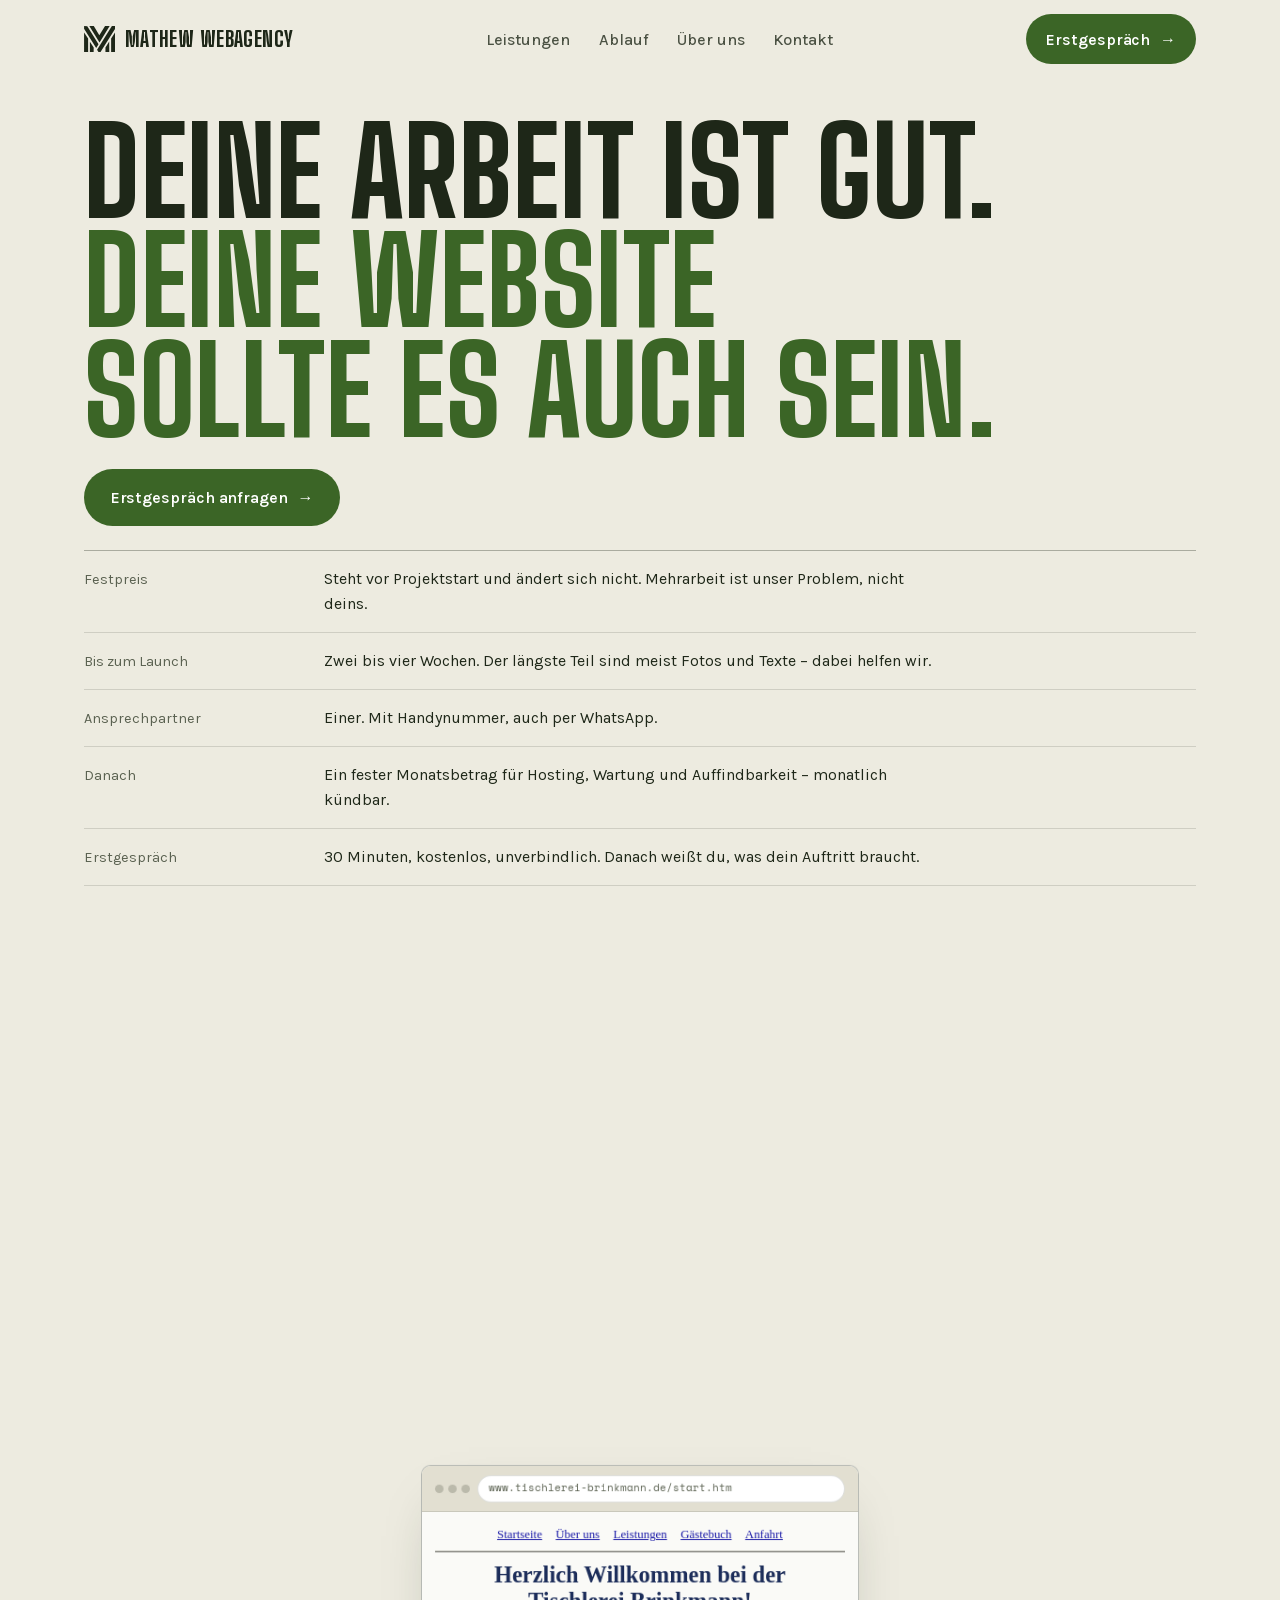
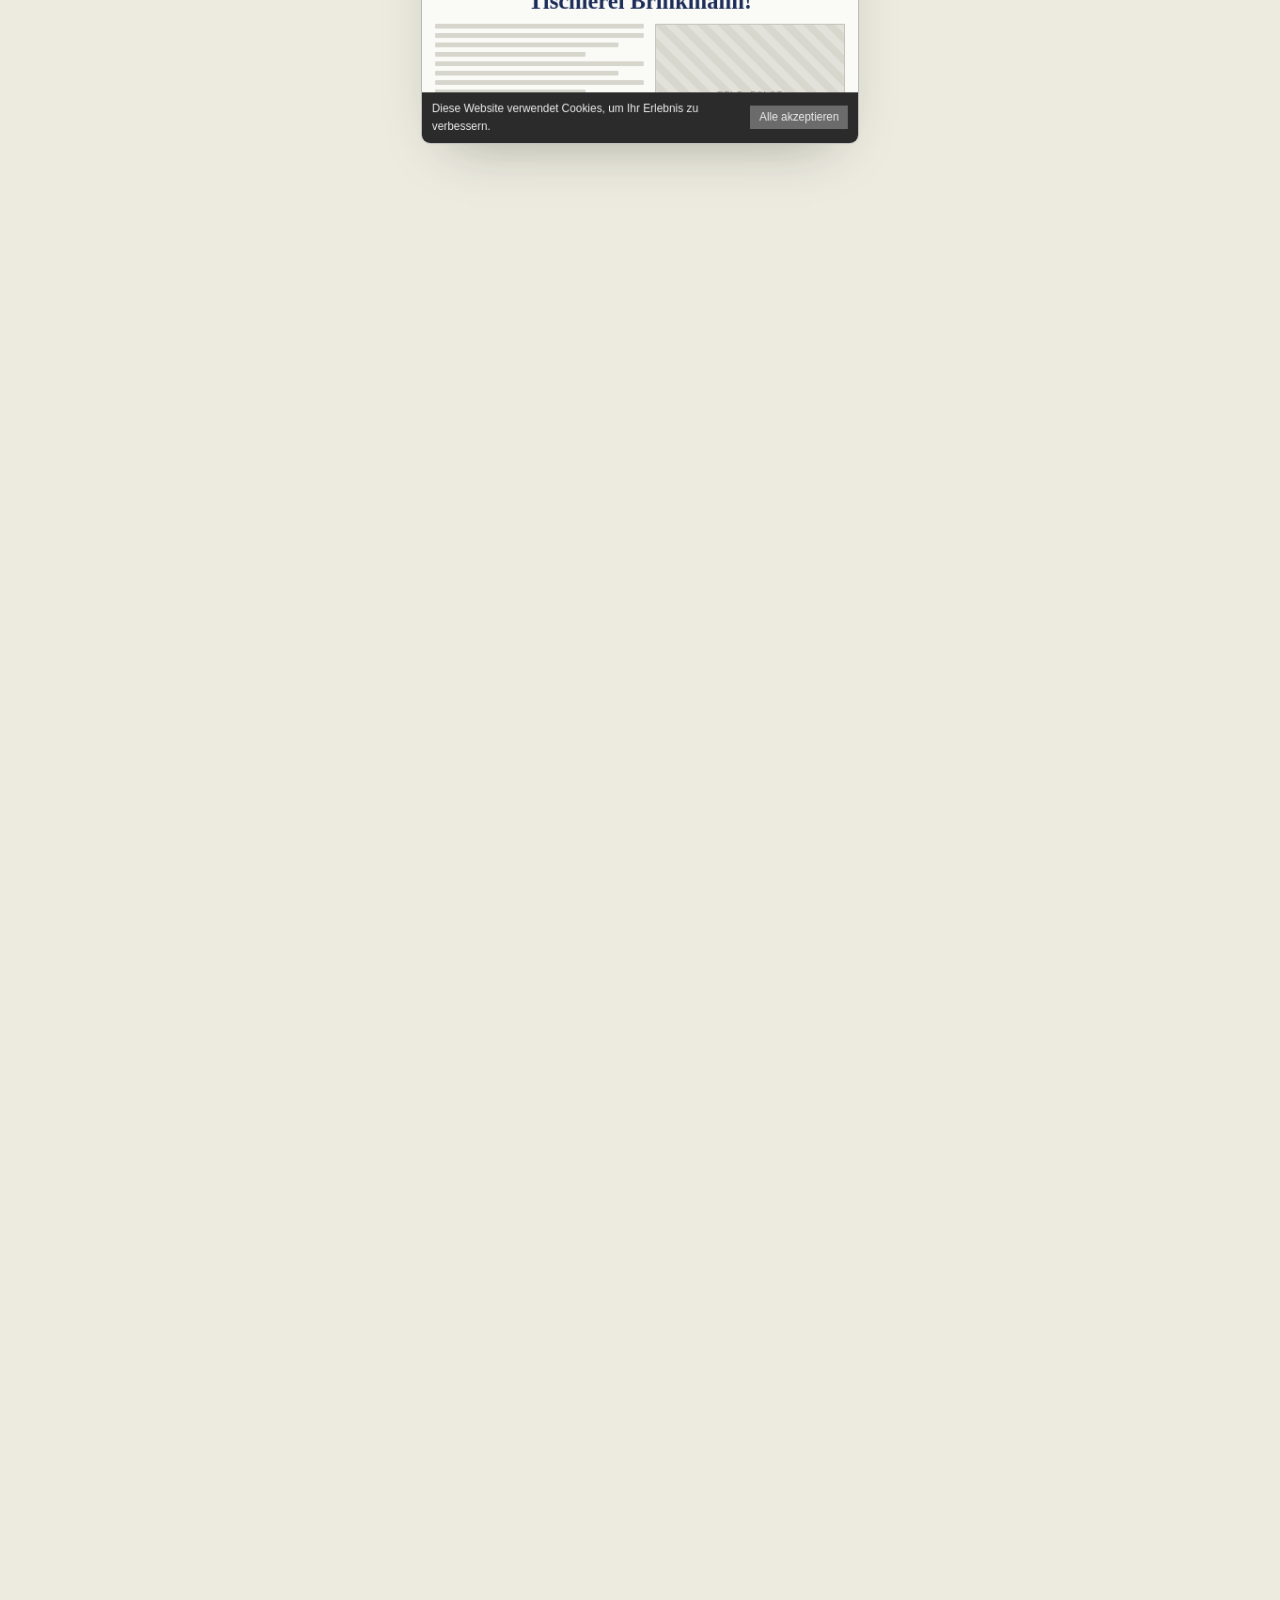
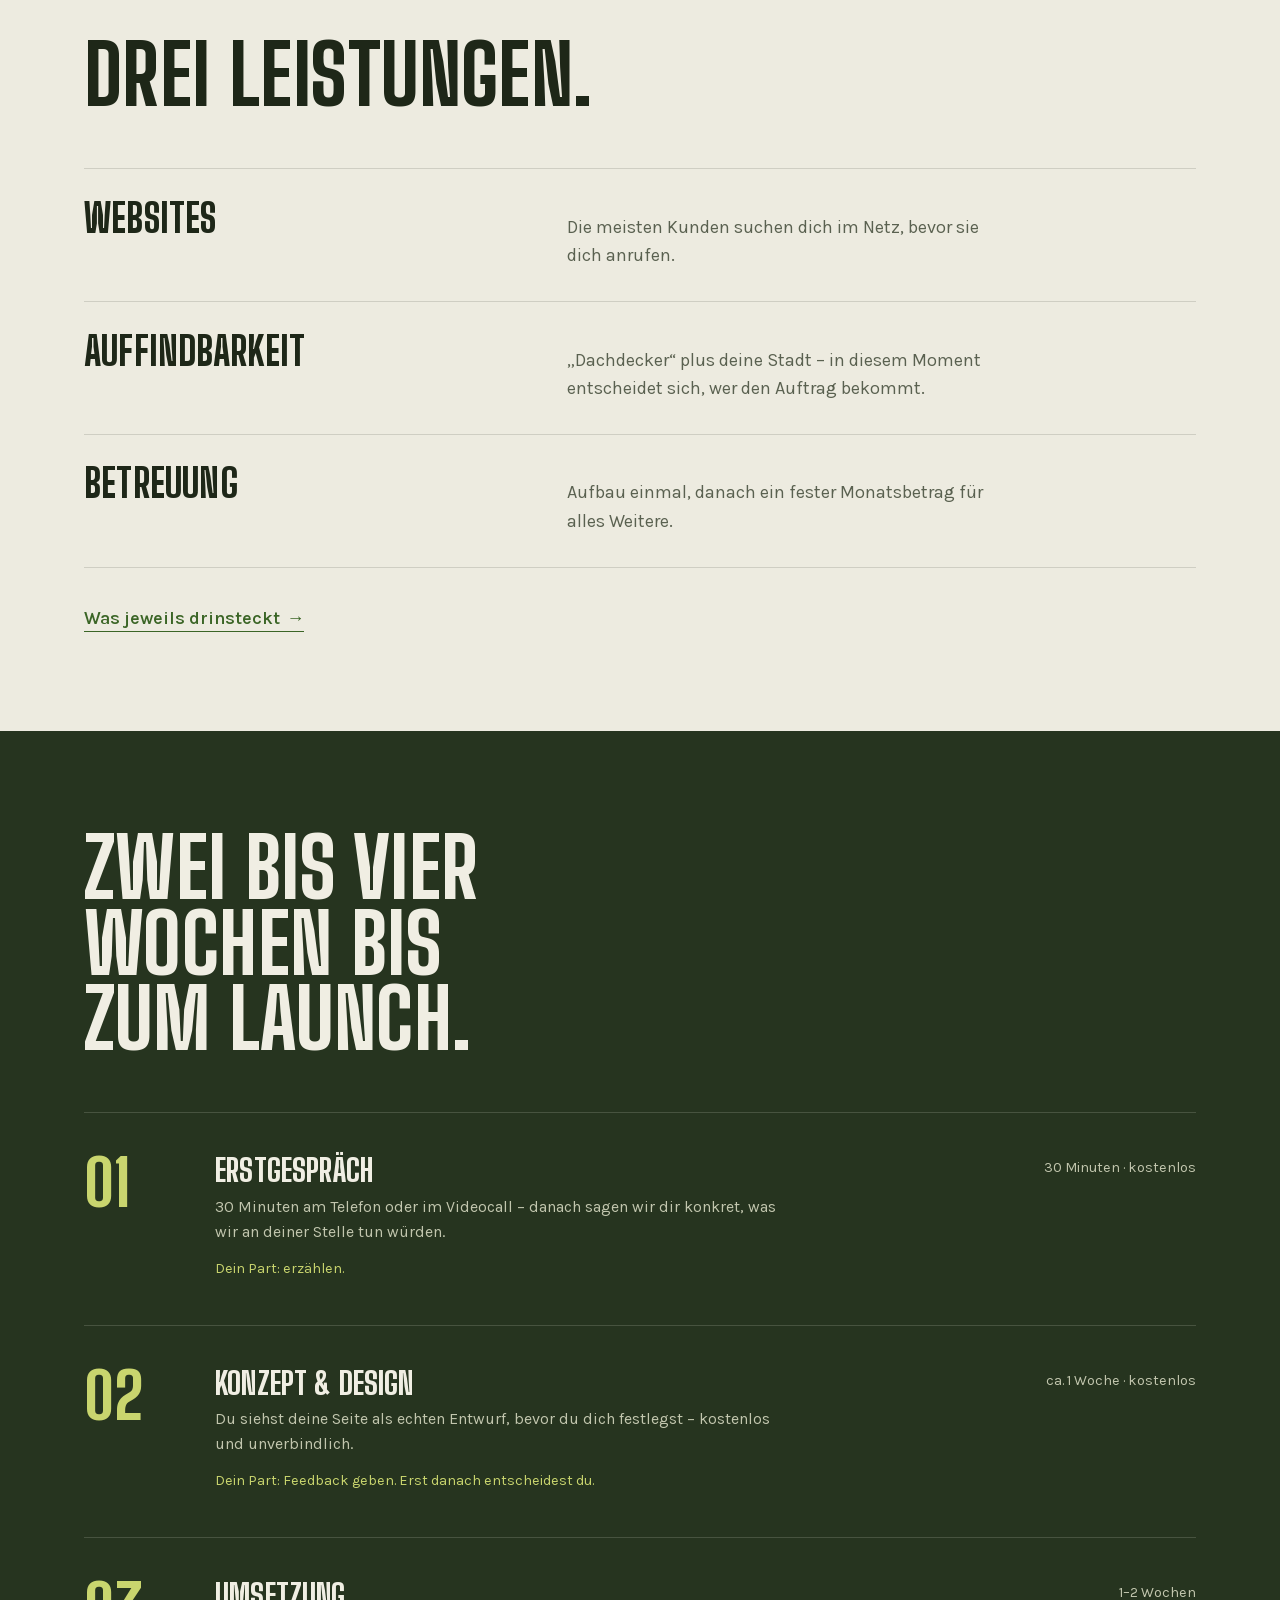
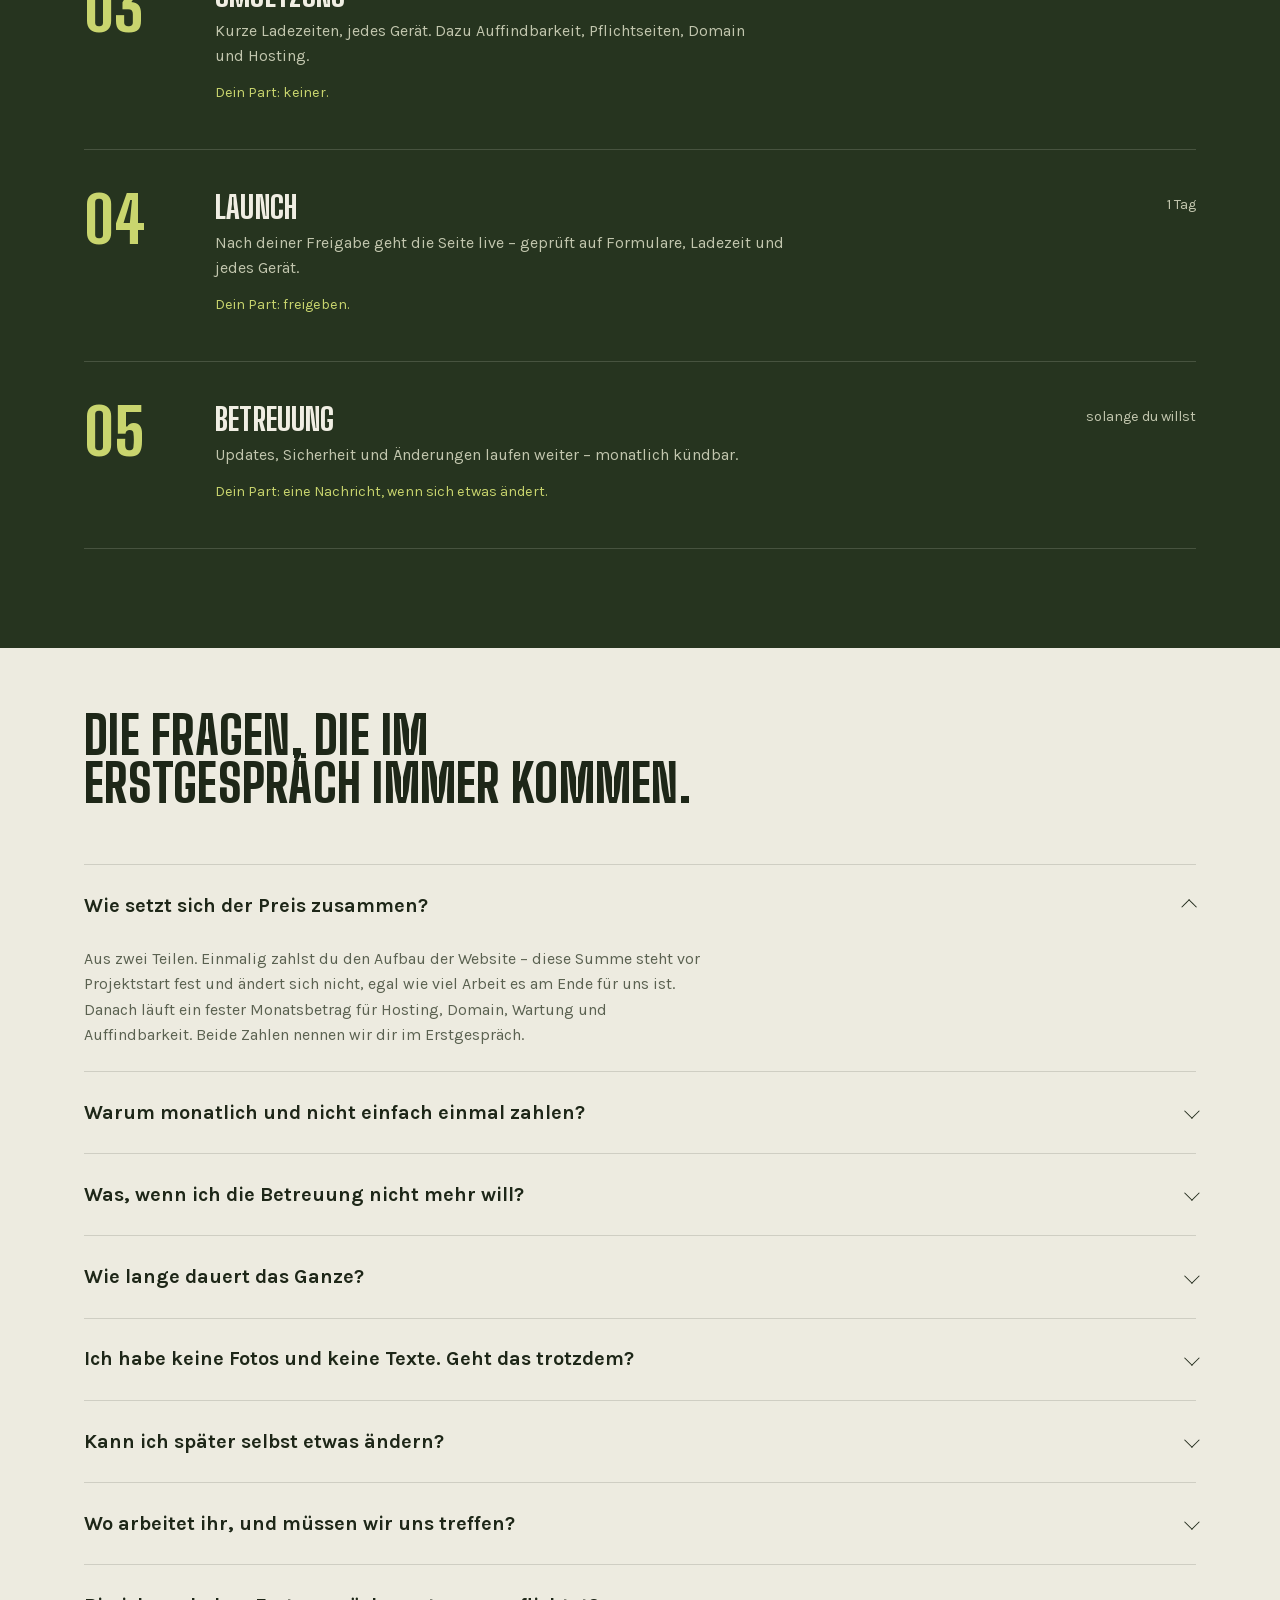
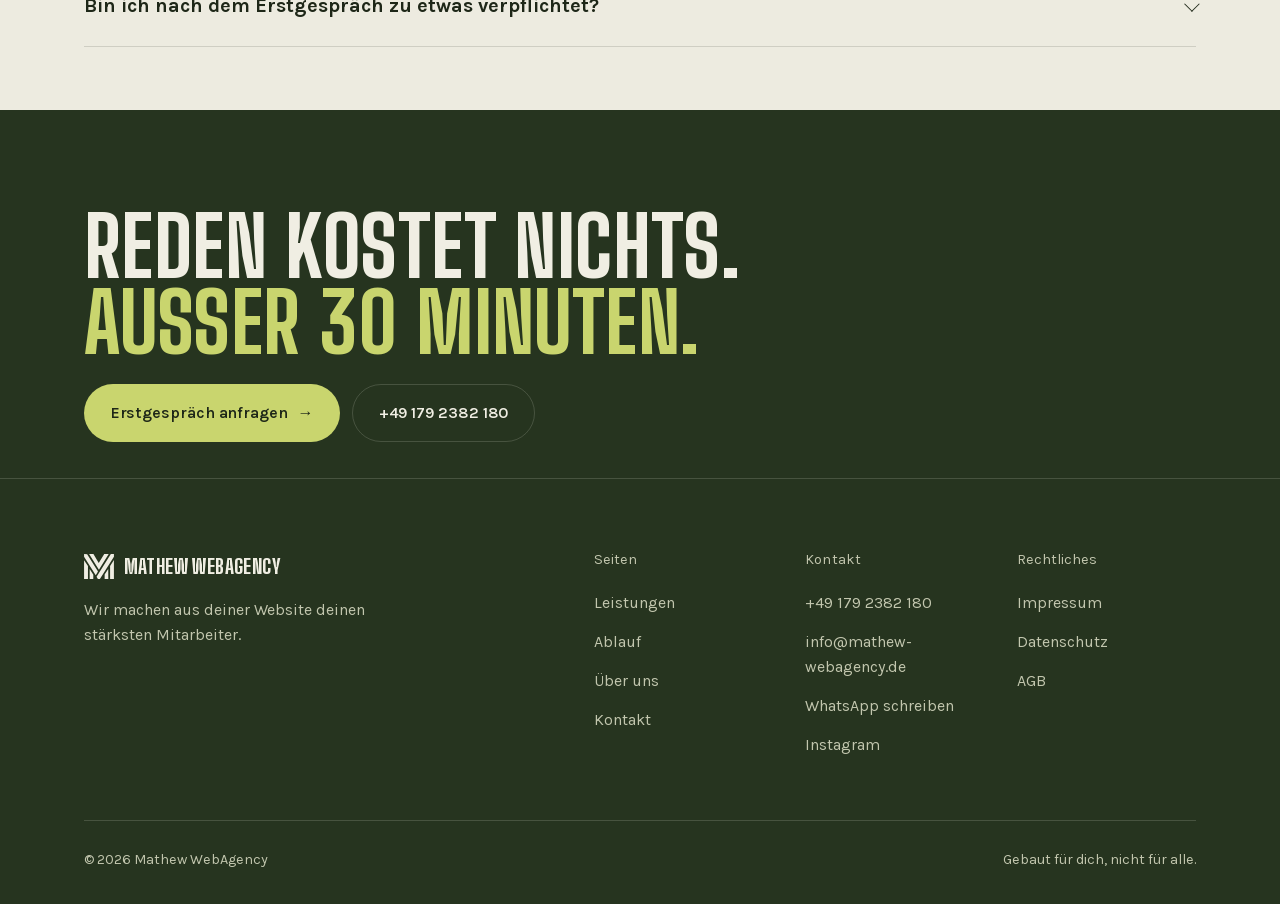
<file: index.html>
<!DOCTYPE html>
<html lang="de">
<head>
<meta charset="utf-8">
<meta name="viewport" content="width=device-width, initial-scale=1">
<title>Webdesign aus Selm – Websites nach Maß | Mathew WebAgency</title>
<meta name="description" content="Deine neue Website – geplant, gestaltet und umgesetzt aus einer Hand, ohne Baukasten. Aus Selm, für Betriebe in Lünen, Werne, Dortmund und überall sonst.">
<link rel="canonical" href="https://mathew-webagency.de/">
<meta name="theme-color" content="#26341F">

<meta property="og:type" content="website">
<meta property="og:locale" content="de_DE">
<meta property="og:site_name" content="Mathew WebAgency">
<meta property="og:title" content="Webdesign aus Selm – Websites nach Maß | Mathew WebAgency">
<meta property="og:description" content="Deine neue Website – geplant, gestaltet und umgesetzt aus einer Hand, ohne Baukasten. Aus Selm, für Betriebe in Lünen, Werne, Dortmund und überall sonst.">
<meta property="og:url" content="https://mathew-webagency.de/">
<meta property="og:image" content="https://mathew-webagency.de/assets/img/og-image.png?v=20260925">
<meta property="og:image:width" content="1200">
<meta property="og:image:height" content="630">
<meta property="og:image:alt" content="Mathew WebAgency – Deine Arbeit ist gut. Deine Website sollte es auch sein.">
<meta property="og:image:type" content="image/png">
<meta name="twitter:card" content="summary_large_image">
<meta name="twitter:image" content="https://mathew-webagency.de/assets/img/og-image.png?v=20260925">

<link rel="icon" href="/favicon.svg" type="image/svg+xml">
<link rel="apple-touch-icon" href="/assets/img/apple-touch-icon.png">
<link rel="manifest" href="/site.webmanifest">

<link rel="preload" href="/assets/fonts/big-shoulders-display-latin.woff2" as="font" type="font/woff2" crossorigin fetchpriority="high">
<link rel="preload" href="/assets/fonts/karla-latin.woff2" as="font" type="font/woff2" crossorigin>
<link rel="stylesheet" href="/assets/css/site.css?v=20261018a">

<script type="application/ld+json">
{
  "@context": "https://schema.org",
  "@type": "ProfessionalService",
  "name": "Mathew WebAgency",
  "description": "Websites, lokale Auffindbarkeit und laufende Betreuung für Handwerk, Kanzleien und Dienstleister.",
  "url": "https://mathew-webagency.de/",
  "logo": {
    "@type": "ImageObject",
    "url": "https://mathew-webagency.de/assets/img/logo-google.png",
    "width": 512,
    "height": 512
  },
  "email": "info@mathew-webagency.de",
  "telephone": "+491792382180",
  "image": "https://mathew-webagency.de/assets/img/og-image.png?v=20260925",
  "priceRange": "€€",
  "address": {
    "@type": "PostalAddress",
    "streetAddress": "Am Wasserturm 2",
    "postalCode": "59379",
    "addressLocality": "Selm",
    "addressCountry": "DE"
  },
  "areaServed": [
    { "@type": "City", "name": "Selm" },
    { "@type": "City", "name": "Lünen" },
    { "@type": "City", "name": "Werne" },
    { "@type": "City", "name": "Dortmund" },
    { "@type": "City", "name": "Olfen" },
    { "@type": "City", "name": "Nordkirchen" },
    { "@type": "AdministrativeArea", "name": "Kreis Unna" },
    { "@type": "Country", "name": "Deutschland" }
  ],
  "geo": {
    "@type": "GeoCoordinates",
    "latitude": 51.6966,
    "longitude": 7.4700
  },
  "knowsAbout": [
    "Webdesign",
    "Webentwicklung",
    "Lokale Suchmaschinenoptimierung",
    "Google Unternehmensprofil",
    "Website-Betreuung"
  ],
  "makesOffer": [
    {
      "@type": "Offer",
      "itemOffered": {
        "@type": "Service",
        "name": "Webdesign und Umsetzung",
        "description": "Website nach Maß, ohne Baukasten und ohne Vorlage."
      }
    },
    {
      "@type": "Offer",
      "itemOffered": {
        "@type": "Service",
        "name": "Lokale Auffindbarkeit",
        "description": "Auffindbar bei Google in Selm, Lünen, Werne, Dortmund und Umgebung."
      }
    },
    {
      "@type": "Offer",
      "itemOffered": {
        "@type": "Service",
        "name": "Betreuung und Wartung",
        "description": "Hosting, Domain, Wartung und Änderungen zum festen Monatsbetrag."
      }
    }
  ],
  "openingHoursSpecification": {
    "@type": "OpeningHoursSpecification",
    "dayOfWeek": [
      "Monday",
      "Tuesday",
      "Wednesday",
      "Thursday",
      "Friday",
      "Saturday",
      "Sunday"
    ],
    "opens": "00:00",
    "closes": "23:59"
  },
  "founder": {
    "@type": "Person",
    "name": "Kian Mathew"
  },
  "sameAs": [
    "https://www.instagram.com/mathew_webagency/"
  ]
}
</script>
<script type="application/ld+json">
{
  "@context": "https://schema.org",
  "@type": "FAQPage",
  "mainEntity": [
    {
      "@type": "Question",
      "name": "Wie setzt sich der Preis zusammen?",
      "acceptedAnswer": {
        "@type": "Answer",
        "text": "Aus zwei Teilen. Einmalig zahlst du den Aufbau der Website – diese Summe steht vor Projektstart fest und ändert sich nicht, egal wie viel Arbeit es am Ende für uns ist. Danach läuft ein fester Monatsbetrag für Hosting, Domain, Wartung und Auffindbarkeit. Beide Zahlen nennen wir dir im Erstgespräch."
      }
    },
    {
      "@type": "Question",
      "name": "Warum monatlich und nicht einfach einmal zahlen?",
      "acceptedAnswer": {
        "@type": "Answer",
        "text": "Weil eine Website nach dem Launch nicht stehenbleibt. Hosting und Domain kosten ohnehin, Updates und Backups müssen laufen, und Auffindbarkeit ist keine Einrichtung, sondern Arbeit über Monate. Du kannst dir das alles einzeln zusammenkaufen – dann hast du vier Verträge, vier Rechnungen und im Zweifel niemanden, der zuständig ist. Bei uns ist es ein Betrag und ein Ansprechpartner."
      }
    },
    {
      "@type": "Question",
      "name": "Was, wenn ich die Betreuung nicht mehr will?",
      "acceptedAnswer": {
        "@type": "Answer",
        "text": "Dann kündigst du zum Monatsende. Kein Mindestzeitraum, keine Kündigungsfrist von drei Monaten. Die Website gehört dir – wir übergeben sie an dich oder an wen du willst. Wir halten Kunden mit Arbeit, nicht mit Verträgen."
      }
    },
    {
      "@type": "Question",
      "name": "Wie lange dauert das Ganze?",
      "acceptedAnswer": {
        "@type": "Answer",
        "text": "Zwei bis vier Wochen vom Startschuss bis zum Launch. Der längste Teil ist meistens nicht die Technik, sondern das Sammeln von Fotos und Texten – dabei helfen wir."
      }
    },
    {
      "@type": "Question",
      "name": "Ich habe keine Fotos und keine Texte. Geht das trotzdem?",
      "acceptedAnswer": {
        "@type": "Answer",
        "text": "Ja. Texte schreiben wir, nachdem wir dir zugehört haben. Für Bilder finden wir eine Lösung: eigene Aufnahmen oder Material aus deinem Handy – oft besser als jedes Stockfoto, weil man deine Arbeit sieht."
      }
    },
    {
      "@type": "Question",
      "name": "Kann ich später selbst etwas ändern?",
      "acceptedAnswer": {
        "@type": "Answer",
        "text": "Kannst du – musst du aber nicht. Die meisten Kunden schreiben uns lieber kurz, und wir machen es innerhalb von 48 Stunden. Das ist im Monatsbetrag drin, wir rechnen keine Änderungen einzeln ab."
      }
    },
    {
      "@type": "Question",
      "name": "Wo arbeitet ihr, und müssen wir uns treffen?",
      "acceptedAnswer": {
        "@type": "Answer",
        "text": "Wir arbeiten bundesweit und komplett aus der Ferne – Telefon, Videocall, WhatsApp. Ein Treffen vor Ort ist für keinen Schritt nötig, und in der Praxis ist der Videocall meistens schneller: keine Anfahrt, Bildschirm teilen, fertig."
      }
    },
    {
      "@type": "Question",
      "name": "Bin ich nach dem Erstgespräch zu etwas verpflichtet?",
      "acceptedAnswer": {
        "@type": "Answer",
        "text": "Nein. Du bekommst beide Zahlen und entscheidest in Ruhe. Auch ein Nein ist völlig okay – die ehrliche Einschätzung behältst du in jedem Fall."
      }
    }
  ]
}
</script>
<script type="application/ld+json">
{
  "@context": "https://schema.org",
  "@graph": [
    {
      "@type": "Organization",
      "@id": "https://mathew-webagency.de/#organisation",
      "name": "Mathew WebAgency",
      "url": "https://mathew-webagency.de/",
      "logo": {
        "@type": "ImageObject",
        "url": "https://mathew-webagency.de/assets/img/logo-google.png",
        "width": 512,
        "height": 512
      },
      "email": "info@mathew-webagency.de",
      "telephone": "+491792382180",
      "address": {
        "@type": "PostalAddress",
        "streetAddress": "Am Wasserturm 2",
        "postalCode": "59379",
        "addressLocality": "Selm",
        "addressCountry": "DE"
      },
      "founder": { "@type": "Person", "name": "Kian Mathew" },
      "sameAs": ["https://www.instagram.com/mathew_webagency/"]
    },
    {
      "@type": "WebSite",
      "@id": "https://mathew-webagency.de/#website",
      "url": "https://mathew-webagency.de/",
      "name": "Mathew WebAgency",
      "inLanguage": "de-DE",
      "publisher": { "@id": "https://mathew-webagency.de/#organisation" }
    }
  ]
}
</script>
</head>

<body>
<!--
  THESIS: Der Auftritt eines Handwerkers wird verkauft wie ein Angebot, nicht
  wie eine Bühne. Die Seite öffnet mit einer Aussage und einem Knopf, zeigt
  darunter einen Betrieb, der umgebaut wird, und führt dann zum Erstgespräch.
  WELT "Werkstatt": Leinen, Moos, Olivschwarz, Moosgrün, Flechte. Big Shoulders
  Display in Versalien wie die Beschriftung auf einem Firmenwagen, Karla für
  den Text. Die Tischlerei Brinkmann trägt ihre eigene Farbwelt und Archivo.
  Die Seite verkauft das Ergebnis, nie den Herstellungsweg.
-->
<a class="skip" href="#main">Zum Inhalt springen</a>

<header class="hdr">
  <div class="wrap hdr__in">
    <a class="brand" href="/" aria-label="Mathew WebAgency – Startseite">
      <svg class="brand__mark" viewBox="0 0 100 84" aria-hidden="true" focusable="false"><path d="M0.3 0L10.5 0.5L46.2 57.6L46.1 59.4L39.1 70.5L0.2 9.2ZM0.2 20.5L13.2 40.4L13.2 84L0.2 84ZM17 0L31.4 0L49.1 29.6L67.5 0L82.3 0.3L49.8 52.9ZM18.9 50.2L31.1 69.1L30.9 84L18.9 84ZM89.5 0L99.8 0.2L99.8 8.8L52.6 84L46.7 84L41.9 75.8ZM80.8 49.9L81.1 83.8L68.8 84L68.8 68.6ZM99.7 20.2L99.8 84L87 84L87 40.2Z"/></svg>
      Mathew&nbsp;WebAgency
    </a>

    <nav class="nav" aria-label="Hauptnavigation">
      <a href="/leistungen.html">Leistungen</a>
      <a href="/ablauf.html">Ablauf</a>
      <a href="/ueber-uns.html">Über uns</a>
      <a href="/kontakt.html">Kontakt</a>
    </nav>

    <div class="hdr__cta">
      <a class="btn" href="/kontakt.html">Erstgespräch <span class="btn__arrow" aria-hidden="true">→</span></a>
      <button class="burger" type="button" aria-expanded="false" aria-controls="mnav" aria-label="Menü öffnen">
        <span></span><span></span>
      </button>
    </div>
  </div>
</header>

<div class="mnav" id="mnav" aria-hidden="true" inert>
  <ul class="mnav__list">
    <li><a href="/leistungen.html">Leistungen</a></li>
    <li><a href="/ablauf.html">Ablauf</a></li>
    <li><a href="/ueber-uns.html">Über uns</a></li>
    <li><a href="/kontakt.html">Kontakt</a></li>
  </ul>
  <div class="mnav__foot">
    <a class="btn" href="/kontakt.html">Kostenloses Erstgespräch <span class="btn__arrow" aria-hidden="true">→</span></a>
    <a href="tel:+491792382180">+49 179 2382 180</a>
    <a href="mailto:info@mathew-webagency.de">info@mathew-webagency.de</a>
    <a href="https://www.instagram.com/mathew_webagency/" rel="noopener">Instagram @mathew_webagency</a>
  </div>
</div>

<main id="main">

  <!-- ================================================================
       HERO – das Angebotsblatt
       Der Hero ist nicht die Behauptung, sondern das Dokument, das der
       Kunde ohnehin liest: Positionen, Konditionen, eine Zeile zum
       Unterschreiben. Deshalb Papier statt Tinte, Linien statt Leuchten.
       ================================================================ -->
  <section class="hero">
    <div class="wrap hero__sheet">
      <h1 class="hero__h">
        Deine Arbeit ist gut.
        <span class="claim-b">Deine Website sollte es auch sein.</span>
      </h1>

      <div class="hero__sign">
        <a class="btn" href="/kontakt.html">Erstgespräch anfragen <span class="btn__arrow" aria-hidden="true">→</span></a>
      </div>

      <!-- Konditionen statt Kennzahlen: alles hier ist eine Zusage, die wir
           halten können, keine Messung, die wir belegen müssten. -->
      <dl class="terms">
        <div class="terms__row">
          <dt>Festpreis</dt>
          <dd>Steht vor Projektstart und ändert sich nicht. Mehrarbeit ist unser Problem, nicht deins.</dd>
        </div>
        <div class="terms__row">
          <dt>Bis zum Launch</dt>
          <dd>Zwei bis vier Wochen. Der längste Teil sind meist Fotos und Texte &ndash; dabei helfen wir.</dd>
        </div>
        <div class="terms__row">
          <dt>Ansprechpartner</dt>
          <dd>Einer. Mit Handynummer, auch per WhatsApp.</dd>
        </div>
        <div class="terms__row">
          <dt>Danach</dt>
          <dd>Ein fester Monatsbetrag für Hosting, Wartung und Auffindbarkeit &ndash; monatlich kündbar.</dd>
        </div>
        <div class="terms__row">
          <dt>Erstgespräch</dt>
          <dd>30 Minuten, kostenlos, unverbindlich. Danach weißt du, was dein Auftritt braucht.</dd>
        </div>
      </dl>
    </div>
  </section>

  <!-- ================================================================
       SIGNATURE – "Die Baustelle"
       Gepinnt und scroll-gescrubbt: eine Baukastenseite wird abgerissen
       und neu gebaut. Das ist das Versprechen der Agentur als Bild.
       ================================================================ -->
  <section class="site-rebuild" id="baustelle">
    <div class="rb">
      <div class="rb__stage">
        <div class="wrap">
          <div class="rb__head">
            <div>
              <!-- Ziel der Übergabe: die grüne Hero-Zeile fährt beim Scrollen
                   hierher und wird zu dieser Überschrift (initHandOff). -->
              <h2 class="rb__title">Deine Website sollte es auch sein.</h2>
              <p class="rb__disclaimer">Wir reißen die Seite einer Tischlerei ab und bauen sie neu. Tischlerei Brinkmann ist ein erfundener Beispielbetrieb.</p>
            </div>
            <div class="rb__side">
              <p class="rb__state" data-phase="alt">
                <span class="rb__dot" aria-hidden="true"></span><span class="rb__label">Bestand</span>
              </p>
              <div class="rb__caption"></div>
            </div>
          </div>
        </div>

        <div class="wrap rb__field">
          <div class="rb__grid" aria-hidden="true"></div>

          <div class="rb__stack">
          <div class="rb__frame">
            <div class="rb__chrome" aria-hidden="true">
              <span class="rb__lights"><i></i><i></i><i></i></span>
              <span class="rb__url">www.tischlerei-brinkmann.de/start.htm</span>
            </div>

            <div class="rb__viewport">
              <!-- Zustand ALT: absichtlich so gebaut, wie es viele Betriebe kennen -->
              <div class="old" aria-hidden="true">
                <nav class="old__bar">
                  <span>Startseite</span><span>Über uns</span><span>Leistungen</span><span>Gästebuch</span><span>Anfahrt</span>
                </nav>
                <p class="old__title">Herzlich Willkommen bei der<br>Tischlerei Brinkmann!</p>
                <div class="old__body">
                  <div class="old__lines">
                    <i></i><i></i><i></i><i></i><i></i><i></i><i></i><i></i><i></i><i></i><i></i><i></i>
                  </div>
                  <div class="old__photo">BILD FOLGT</div>
                </div>
                <p class="old__btn">Hier klicken!</p>
                <p class="old__counter">Besucher: 000412</p>
                <div class="old__cookie">
                  <span>Diese Website verwendet Cookies, um Ihr Erlebnis zu verbessern.</span>
                  <b>Alle akzeptieren</b>
                </div>
              </div>

              <!-- Zustand NEU: derselbe Betrieb, einmal gebaut.
                   Diese Miniatur ist die Arbeitsprobe der Agentur – sie muss
                   das Niveau zeigen, das ein Kunde bekommt, nicht nur „besser
                   als vorher" sein. Deshalb eigene Navigation, ein Bildfeld
                   mit Tiefe, eine echte Leistungszeile und ein Kontaktblock. -->
              <div class="new" aria-hidden="true">
                <div class="new__bar">
                  <span class="new__brand"><svg class="new__mark" viewBox="0 0 24 24" aria-hidden="true"><path d="M2 4h10L9 20H2z"/><path d="M14 4h8v16H11z"/></svg>Brinkmann</span>
                  <span class="new__nav"><i>Arbeiten</i><i>Werkstatt</i><i>Kontakt</i></span>
                </div>

                <!-- Die fertige Seite zeigt die Arbeit selbst: ein Foto statt eines
                     gezeichneten Platzhalters. Das ist der Unterschied zum
                     "BILD FOLGT" der alten Seite. Erzeugt mit Kie.ai (Nano
                     Banana 2) für den erfundenen Beispielbetrieb. -->
                <div class="new__img">
                  <img class="new__photo"
                       src="/assets/img/brinkmann-einbauschrank-1200.webp"
                       srcset="/assets/img/brinkmann-einbauschrank-800.webp 800w,
                               /assets/img/brinkmann-einbauschrank-1200.webp 1200w"
                       sizes="(min-width: 820px) 34vw, 88vw"
                       width="1200" height="806" alt="" loading="lazy" decoding="async">
                </div>

                <div class="new__main">
                  <h3 class="new__h"><span>Möbel nach Maß.</span><em>Aus einer Werkstatt.</em></h3>
                  <p class="new__copy">Einbauschränke, Küchen und Innenausbau. Gezeichnet, gebaut und montiert von denselben Leuten.</p>
                  <p class="new__cta">Werkstatt-Termin anfragen <b>→</b></p>
                </div>

                <div class="new__strip">
                  <span>Einbauschränke</span>
                  <span>Küchen</span>
                  <span>Innenausbau</span>
                  <span>Türen</span>
                </div>
              </div>

              <span class="rb__sweep" aria-hidden="true"></span>
            </div>
          </div>

          <!-- Die Handy-Ansicht dockt zum Schluss an den Rahmen an. Sie zeigt
               dieselbe Seite als Handyfassung: Name, Aussage, Bild, Aktion. -->
          <div class="rb__phone" aria-hidden="true">
            <div class="ph">
              <span class="ph__img"></span>
              <p class="ph__brand"><svg class="new__mark" viewBox="0 0 24 24" aria-hidden="true"><path d="M2 4h10L9 20H2z"/><path d="M14 4h8v16H11z"/></svg>Brinkmann</p>
              <p class="ph__h">Möbel nach Maß. <em>Aus einer Werkstatt.</em></p>
              <p class="ph__cta">Termin anfragen</p>
            </div>
          </div>
          </div>
        </div>

        <!-- Ruhige Fassung für Nutzer, die Bewegung reduziert haben -->
        <div class="wrap">
          <div class="rb__static">
            <div class="rb__static-head">
              <h2 class="display-m">Was wir an einer Baukastenseite ändern.</h2>
              <p class="rb__disclaimer">Am erfundenen Beispiel der Tischlerei Brinkmann.</p>
            </div>
            <div class="card">
              <p class="card__label">Vorher</p>
              <h3>Baukasten von der Stange</h3>
              <p>„Herzlich Willkommen auf unserer Homepage!“, Systemschrift, zentrierter Blindtext, ein Gästebuch im Menü und eine Cookie-Wand über dem halben Inhalt. Auf dem Handy wird es nicht besser.</p>
            </div>
            <div class="card">
              <p class="card__label">Nachher</p>
              <h3>Gebaut für den Betrieb</h3>
              <p>Was die Tischlerei macht, steht in der ersten Zeile. Darunter die Arbeit selbst und ein Weg zum Termin. Alles, was nicht dorthin führt, ist weg.</p>
            </div>
          </div>
        </div>
      </div>
    </div>
  </section>

  <!-- ================================================================
       LEISTUNGSVERZEICHNIS
       ================================================================ -->
  <section class="band" id="leistungen">
    <div class="wrap">
      <div class="split">
        <div>
          <h2 class="display-l">Drei Leistungen.</h2>
        </div>
      </div>

      <!-- Drei Zeilen statt eines Akkordeons. Zum Aufklappen war der
           Grünbalken so laut, dass er die Sektion beherrschte, und Claim und
           Liste standen mit einer Lücke dazwischen nebeneinander. Das Detail
           steht ohnehin auf der Leistungsseite – hier reicht ein Satz je
           Leistung. -->
      <ol class="svc">
        <li class="svc__row rev">
          <h3>Websites</h3>
          <p>Die meisten Kunden suchen dich im Netz, bevor sie dich anrufen.</p>
        </li>
        <li class="svc__row rev" data-rev-delay="0.07">
          <h3>Auffindbarkeit</h3>
          <p>„Dachdecker“ plus deine Stadt – in diesem Moment entscheidet sich, wer den Auftrag bekommt.</p>
        </li>
        <li class="svc__row rev" data-rev-delay="0.14">
          <h3>Betreuung</h3>
          <p>Aufbau einmal, danach ein fester Monatsbetrag für alles Weitere.</p>
        </li>
      </ol>

      <a class="tlink svc__more" href="/leistungen.html">Was jeweils drinsteckt <span aria-hidden="true">→</span></a>
    </div>
  </section>

  <!-- ================================================================
       ABLAUF – echte Reihenfolge, deshalb echte Nummern
       ================================================================ -->
  <section class="band band--ink" id="ablauf">
    <div class="wrap">
      <div class="split">
        <div>
          <h2 class="display-l">Zwei bis vier Wochen bis zum Launch.</h2>
        </div>
      </div>

      <ol class="steps">
        <li class="step rev">
          <p class="step__no"><b>01</b></p>
          <div class="step__body">
            <h3>Erstgespräch</h3>
            <p>30 Minuten am Telefon oder im Videocall – danach sagen wir dir konkret, was wir an deiner Stelle tun würden.</p>
            <p class="step__part">Dein Part: erzählen.</p>
          </div>
          <p class="step__dur">30 Minuten &middot; kostenlos</p>
        </li>

        <li class="step rev">
          <p class="step__no"><b>02</b></p>
          <div class="step__body">
            <h3>Konzept &amp; Design</h3>
            <p>Du siehst deine Seite als echten Entwurf, bevor du dich festlegst – kostenlos und unverbindlich.</p>
            <p class="step__part">Dein Part: Feedback geben. Erst danach entscheidest du.</p>
          </div>
          <p class="step__dur">ca. 1 Woche &middot; kostenlos</p>
        </li>

        <li class="step rev">
          <p class="step__no"><b>03</b></p>
          <div class="step__body">
            <h3>Umsetzung</h3>
            <p>Kurze Ladezeiten, jedes Gerät. Dazu Auffindbarkeit, Pflichtseiten, Domain und Hosting.</p>
            <p class="step__part">Dein Part: keiner.</p>
          </div>
          <p class="step__dur">1–2 Wochen</p>
        </li>

        <li class="step rev">
          <p class="step__no"><b>04</b></p>
          <div class="step__body">
            <h3>Launch</h3>
            <p>Nach deiner Freigabe geht die Seite live – geprüft auf Formulare, Ladezeit und jedes Gerät.</p>
            <p class="step__part">Dein Part: freigeben.</p>
          </div>
          <p class="step__dur">1 Tag</p>
        </li>

        <li class="step rev">
          <p class="step__no"><b>05</b></p>
          <div class="step__body">
            <h3>Betreuung</h3>
            <p>Updates, Sicherheit und Änderungen laufen weiter – monatlich kündbar.</p>
            <p class="step__part">Dein Part: eine Nachricht, wenn sich etwas ändert.</p>
          </div>
          <p class="step__dur">solange du willst</p>
        </li>
      </ol>

    </div>
  </section>

  <!-- ================================================================
       FAQ
       ================================================================ -->
  <section class="band band--tight" id="faq">
    <div class="wrap">
      <div class="split">
        <div>
          <h2 class="display-m">Die Fragen, die im Erstgespräch immer kommen.</h2>
        </div>
      </div>

      <div class="faq">
        <details open>
          <summary>Wie setzt sich der Preis zusammen?</summary>
          <p>Aus zwei Teilen. Einmalig zahlst du den Aufbau der Website – diese Summe steht vor Projektstart fest und ändert sich nicht, egal wie viel Arbeit es am Ende für uns ist. Danach läuft ein fester Monatsbetrag für Hosting, Domain, Wartung und Auffindbarkeit. Beide Zahlen nennen wir dir im Erstgespräch.</p>
        </details>
        <details>
          <summary>Warum monatlich und nicht einfach einmal zahlen?</summary>
          <p>Weil eine Website nach dem Launch nicht stehenbleibt. Hosting und Domain kosten ohnehin, Updates und Backups müssen laufen, und Auffindbarkeit ist keine Einrichtung, sondern Arbeit über Monate. Du kannst dir das alles einzeln zusammenkaufen – dann hast du vier Verträge, vier Rechnungen und im Zweifel niemanden, der zuständig ist. Bei uns ist es ein Betrag und ein Ansprechpartner.</p>
        </details>
        <details>
          <summary>Was, wenn ich die Betreuung nicht mehr will?</summary>
          <p>Dann kündigst du zum Monatsende. Kein Mindestzeitraum, keine Kündigungsfrist von drei Monaten. Die Website gehört dir – wir übergeben sie an dich oder an wen du willst. Wir halten Kunden mit Arbeit, nicht mit Verträgen.</p>
        </details>
        <details>
          <summary>Wie lange dauert das Ganze?</summary>
          <p>Zwei bis vier Wochen vom Startschuss bis zum Launch. Der längste Teil ist meistens nicht die Technik, sondern das Sammeln von Fotos und Texten – dabei helfen wir.</p>
        </details>
        <details>
          <summary>Ich habe keine Fotos und keine Texte. Geht das trotzdem?</summary>
          <p>Ja. Texte schreiben wir, nachdem wir dir zugehört haben. Für Bilder finden wir eine Lösung: eigene Aufnahmen oder Material aus deinem Handy – oft besser als jedes Stockfoto, weil man deine Arbeit sieht.</p>
        </details>
        <details>
          <summary>Kann ich später selbst etwas ändern?</summary>
          <p>Kannst du – musst du aber nicht. Die meisten Kunden schreiben uns lieber kurz, und wir machen es innerhalb von 48 Stunden. Das ist im Monatsbetrag drin, wir rechnen keine Änderungen einzeln ab.</p>
        </details>
        <details>
          <summary>Wo arbeitet ihr, und müssen wir uns treffen?</summary>
          <p>Wir arbeiten bundesweit und komplett aus der Ferne – Telefon, Videocall, WhatsApp. Ein Treffen vor Ort ist für keinen Schritt nötig, und in der Praxis ist der Videocall meistens schneller: keine Anfahrt, Bildschirm teilen, fertig.</p>
        </details>
        <details>
          <summary>Bin ich nach dem Erstgespräch zu etwas verpflichtet?</summary>
          <p>Nein. Du bekommst beide Zahlen und entscheidest in Ruhe. Auch ein Nein ist völlig okay – die ehrliche Einschätzung behältst du in jedem Fall.</p>
        </details>
      </div>
    </div>
  </section>

  <!-- ================================================================
       SCHLUSS
       ================================================================ -->
  <section class="band band--ink" id="kontakt">
    <div class="wrap finale">
      <h2>Reden kostet nichts. <span class="claim-b">Außer 30 Minuten.</span></h2>
      <div class="btn-row">
        <a class="btn" href="/kontakt.html">Erstgespräch anfragen <span class="btn__arrow" aria-hidden="true">→</span></a>
        <a class="btn btn--ghost" href="tel:+491792382180">+49 179 2382 180</a>
      </div>
    </div>
  </section>

</main>

<footer class="ftr">
  <div class="wrap">
    <div class="ftr__top">
      <div class="ftr__brand">
        <span class="brand">
          <svg class="brand__mark" viewBox="0 0 100 84" aria-hidden="true" focusable="false"><path d="M0.3 0L10.5 0.5L46.2 57.6L46.1 59.4L39.1 70.5L0.2 9.2ZM0.2 20.5L13.2 40.4L13.2 84L0.2 84ZM17 0L31.4 0L49.1 29.6L67.5 0L82.3 0.3L49.8 52.9ZM18.9 50.2L31.1 69.1L30.9 84L18.9 84ZM89.5 0L99.8 0.2L99.8 8.8L52.6 84L46.7 84L41.9 75.8ZM80.8 49.9L81.1 83.8L68.8 84L68.8 68.6ZM99.7 20.2L99.8 84L87 84L87 40.2Z"/></svg>
          Mathew&nbsp;WebAgency
        </span>
        <p>Wir machen aus deiner Website deinen stärksten Mitarbeiter.</p>
      </div>

      <div class="ftr__cols">
        <div>
          <h2>Seiten</h2>
          <ul>
            <li><a href="/leistungen.html">Leistungen</a></li>
            <li><a href="/ablauf.html">Ablauf</a></li>
            <li><a href="/ueber-uns.html">Über uns</a></li>
            <li><a href="/kontakt.html">Kontakt</a></li>
          </ul>
        </div>
        <div>
          <h2>Kontakt</h2>
          <ul>
            <li><a href="tel:+491792382180">+49 179 2382 180</a></li>
            <li><a href="mailto:info@mathew-webagency.de">info@mathew-webagency.de</a></li>
            <li><a href="https://wa.me/491792382180" rel="noopener">WhatsApp schreiben</a></li>
            <li><a href="https://www.instagram.com/mathew_webagency/" rel="noopener">Instagram</a></li>
          </ul>
        </div>
        <div>
          <h2>Rechtliches</h2>
          <ul>
            <li><a href="/impressum.html">Impressum</a></li>
            <li><a href="/datenschutz.html">Datenschutz</a></li>
            <li><a href="/agb.html">AGB</a></li>
          </ul>
        </div>
      </div>
    </div>

    <div class="ftr__bottom">
      <span>&copy; <span data-jahr>2026</span> Mathew WebAgency</span>
      <span>Gebaut für dich, nicht für alle.</span>
    </div>
  </div>
</footer>

<!-- Knopf im Daumenbereich (nur Handy): erscheint, sobald der Knopf im
     Seitenkopf aus dem Bild ist, und tritt beim Schlussaufruf zurück. -->
<div class="dock" data-dock inert>
  <a class="btn" href="/kontakt.html">Erstgespräch anfragen <span class="btn__arrow" aria-hidden="true">→</span></a>
  <span class="dock__note">30 Min. &middot; kostenlos</span>
</div>

<script src="/assets/js/gsap.min.js" defer></script>
<script src="/assets/js/ScrollTrigger.min.js" defer></script>
<script src="/assets/js/lenis.min.js" defer></script>
<script src="/assets/js/site.js?v=20261018a" defer></script>
</body>
</html>
</file>
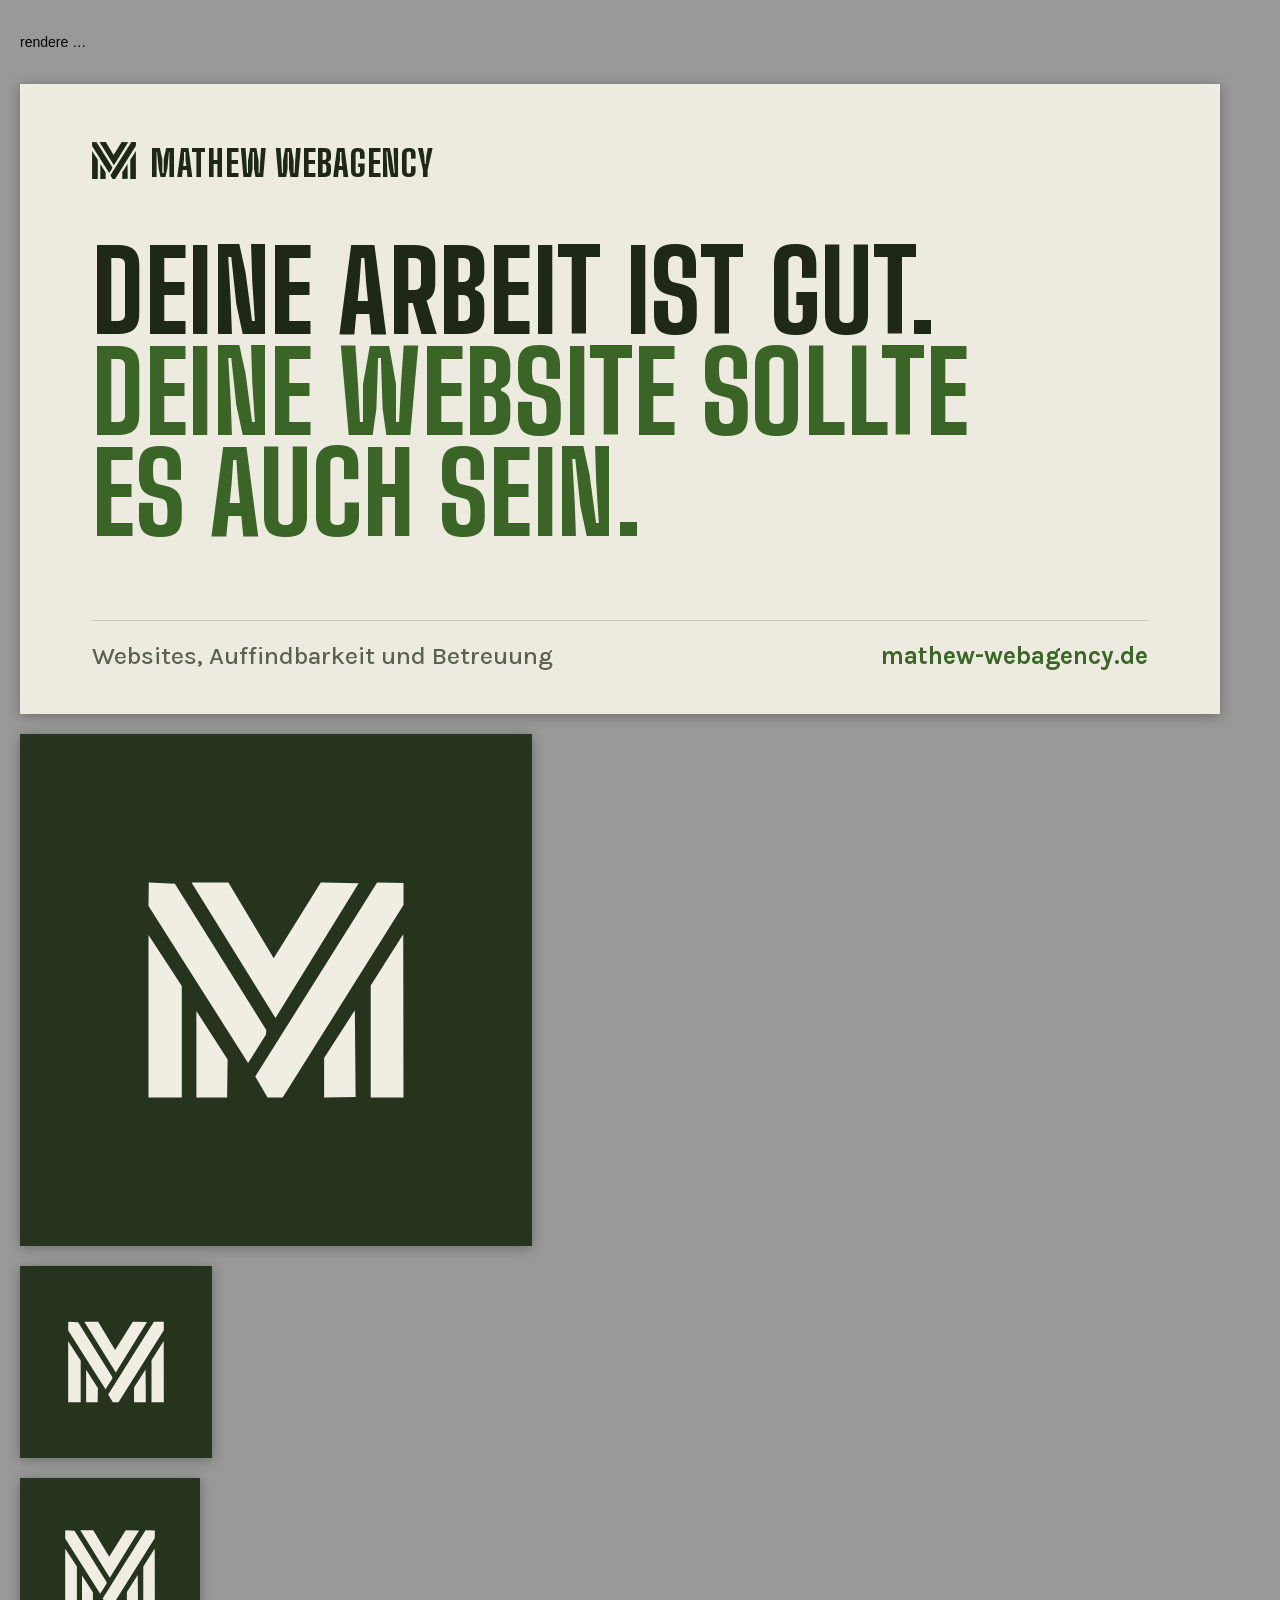
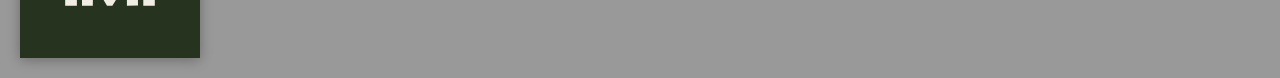
<file: .claude/render/index.html>
<!DOCTYPE html>
<html lang="de">
<head>
<meta charset="utf-8">
<title>Render: Teilbild und Symbole</title>
<style>
@font-face{font-family:'Big Shoulders Display';font-weight:100 900;src:url('/assets/fonts/big-shoulders-display-latin.woff2') format('woff2')}
@font-face{font-family:'Karla';font-weight:200 800;src:url('/assets/fonts/karla-latin.woff2') format('woff2')}
body{margin:0;padding:20px;background:#999;display:grid;gap:20px;justify-items:start;font:14px sans-serif}
canvas{box-shadow:0 2px 12px rgba(0,0,0,.3)}
</style>
</head>
<body>
<p id="status">rendere …</p>
<script>
const M = 'M0.3 0L10.5 0.5L46.2 57.6L46.1 59.4L39.1 70.5L0.2 9.2ZM0.2 20.5L13.2 40.4L13.2 84L0.2 84ZM17 0L31.4 0L49.1 29.6L67.5 0L82.3 0.3L49.8 52.9ZM18.9 50.2L31.1 69.1L30.9 84L18.9 84ZM89.5 0L99.8 0.2L99.8 8.8L52.6 84L46.7 84L41.9 75.8ZM80.8 49.9L81.1 83.8L68.8 84L68.8 68.6ZM99.7 20.2L99.8 84L87 84L87 40.2Z';
const C = { leinen:'#EDEBE0', moos:'#26341F', oliv:'#1E2718', gruen:'#3B6526', dim:'#5A6150', hell:'#F0EEE3', linie:'rgba(30,39,24,0.18)' };
const D = "'Big Shoulders Display'", B = "'Karla'";

function canvas(w, h) {
  const c = document.createElement('canvas'); c.width = w; c.height = h;
  document.body.appendChild(c); return c;
}
/* Das M ist 100 x 84 Einheiten gross. */
function monogramm(ctx, x, y, breite, farbe) {
  const k = breite / 100;
  ctx.save(); ctx.translate(x, y); ctx.scale(k, k);
  ctx.fillStyle = farbe; ctx.fill(new Path2D(M)); ctx.restore();
}
/* Versalien mit leichter Sperrung, wie im CSS (0.005em). */
function versal(ctx, text, x, y, px, farbe, gewicht = 800, sperr = 0.005) {
  ctx.font = `${gewicht} ${px}px ${D}`;
  ctx.letterSpacing = (sperr * px) + 'px';
  ctx.fillStyle = farbe; ctx.textBaseline = 'alphabetic';
  ctx.fillText(text.toUpperCase(), x, y);
  return ctx.measureText(text.toUpperCase()).width;
}

function teilbild() {
  const W = 1200, H = 630, R = 72;
  const c = canvas(W, H), x = c.getContext('2d');
  x.fillStyle = C.leinen; x.fillRect(0, 0, W, H);

  // Kopf: Monogramm und Wortmarke
  monogramm(x, R, 58, 44, C.oliv);
  versal(x, 'Mathew WebAgency', R + 58, 93, 36, C.oliv, 800, 0.02);

  // Die These, genau wie im Hero: Behauptung in Olivschwarz, Widerspruch in Moos
  const px = 112, lh = px * 0.9;
  let y = 250;
  versal(x, 'Deine Arbeit ist gut.', R, y, px, C.oliv);
  y += lh; versal(x, 'Deine Website sollte', R, y, px, C.gruen);
  y += lh; versal(x, 'es auch sein.', R, y, px, C.gruen);

  // Fusszeile
  x.fillStyle = C.linie; x.fillRect(R, 536, W - 2 * R, 1);
  x.font = `500 25px ${B}`; x.letterSpacing = '0px'; x.fillStyle = C.dim;
  x.fillText('Websites, Auffindbarkeit und Betreuung', R, 580);
  x.font = `700 25px ${B}`; x.fillStyle = C.gruen; x.textAlign = 'right';
  x.fillText('mathew-webagency.de', W - R, 580);
  return c;
}

/* App-Symbol: das M hell auf Moos. Keine eigenen Rundungen - iOS und
   Android maskieren selbst. Das M bleibt in der sicheren Zone (Kreis mit
   40 % Radius), damit es auch als "maskable" nicht angeschnitten wird. */
function symbol(n) {
  const c = canvas(n, n), x = c.getContext('2d');
  x.fillStyle = C.moos; x.fillRect(0, 0, n, n);
  const b = n * 0.5, h = b * 0.84;
  monogramm(x, (n - b) / 2, (n - h) / 2, b, C.hell);
  return c;
}

async function senden(c, name) {
  await fetch('http://127.0.0.1:4175/' + name, { method: 'POST', mode: 'no-cors',
    headers: { 'Content-Type': 'text/plain' }, body: c.toDataURL('image/png') });
}

(async () => {
  await Promise.all([
    document.fonts.load(`800 100px ${D}`),
    document.fonts.load(`500 20px ${B}`),
    document.fonts.load(`700 20px ${B}`)
  ]);
  const jobs = [[teilbild(), 'og-image.png'], [symbol(512), 'icon-512.png'],
                [symbol(192), 'icon-192.png'], [symbol(180), 'apple-touch-icon.png']];
  for (const [c, n] of jobs) await senden(c, n);
  document.getElementById('status').textContent = 'fertig: ' + jobs.map(j => j[1]).join(', ');
  document.title = 'fertig';
})();
</script>
</body>
</html>
</file>
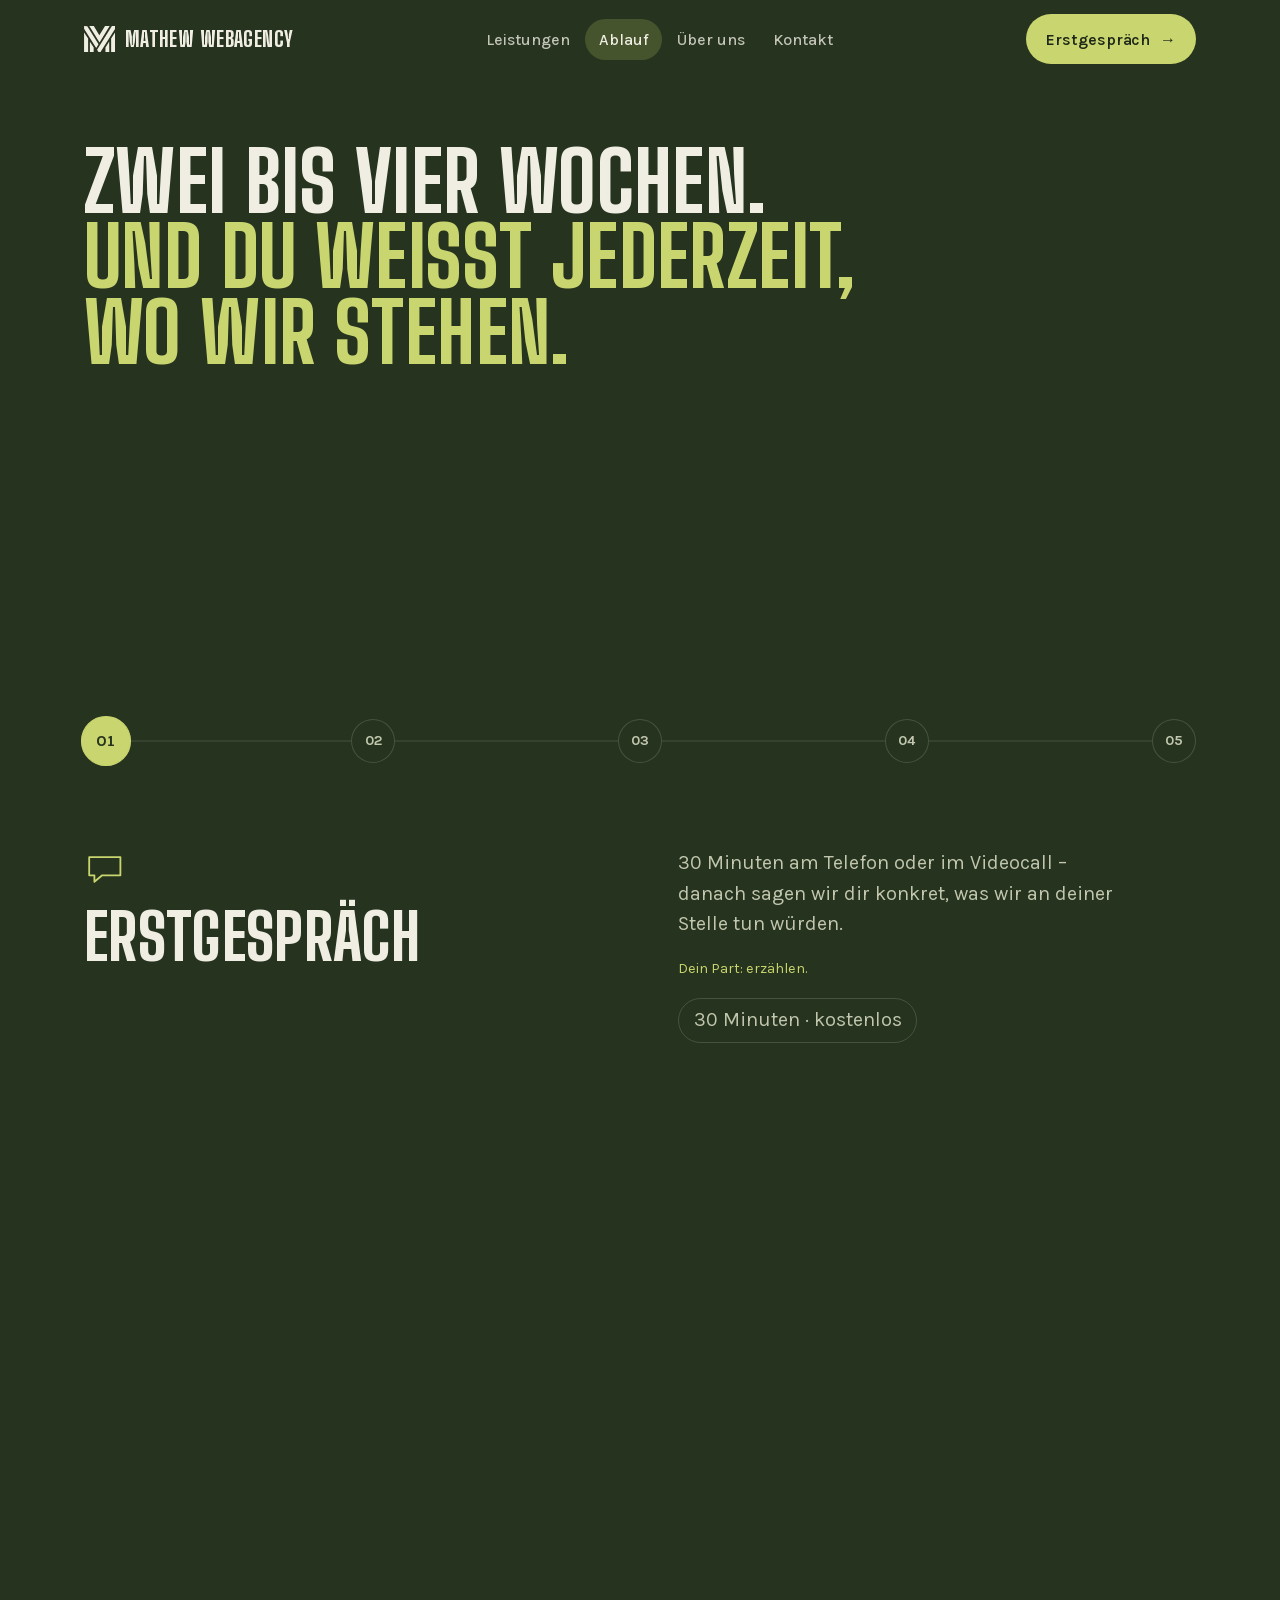
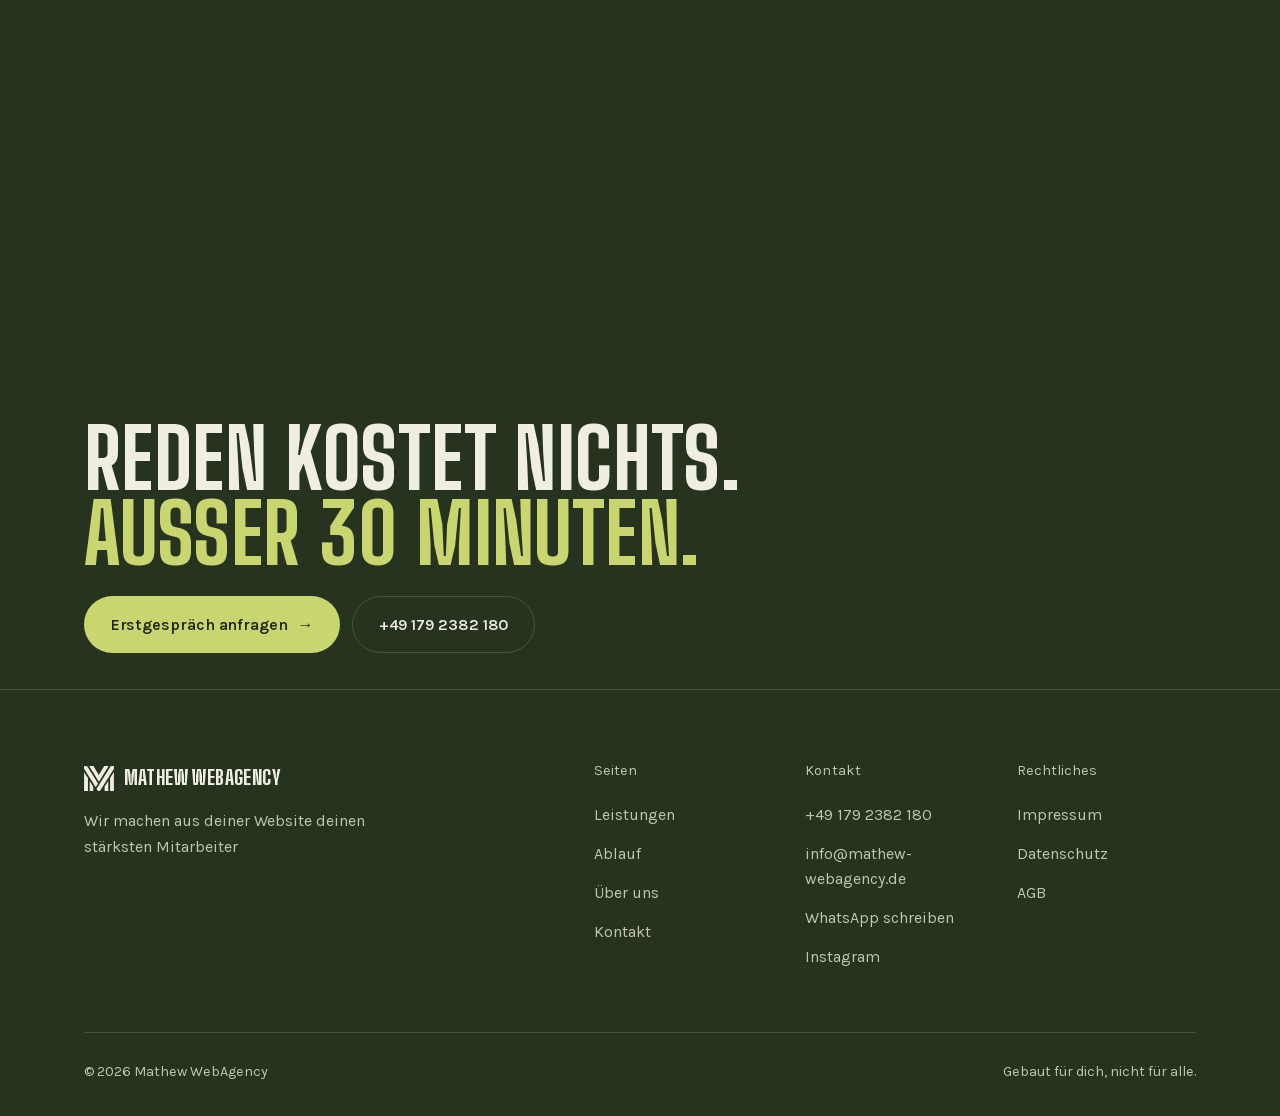
<file: ablauf.html>
<!DOCTYPE html>
<html lang="de">
<head>
<meta charset="utf-8">
<meta name="viewport" content="width=device-width, initial-scale=1">
<title>Ablauf – in zwei bis vier Wochen zur Website | Mathew WebAgency</title>
<meta name="description" content="Vom Erstgespräch bis zum Launch in fünf Phasen. Festpreis vor Start, Entwurf vor Entscheidung. Webdesign aus Selm für Betriebe überall.">
<link rel="canonical" href="https://mathew-webagency.de/ablauf.html">
<meta name="theme-color" content="#26341F">

<meta property="og:type" content="website">
<meta property="og:locale" content="de_DE">
<meta property="og:site_name" content="Mathew WebAgency">
<meta property="og:title" content="Ablauf – in zwei bis vier Wochen zur Website | Mathew WebAgency">
<meta property="og:description" content="Vom Erstgespräch bis zum Launch in fünf Phasen. Festpreis vor Start, Entwurf vor Entscheidung. Webdesign aus Selm für Betriebe überall.">
<meta property="og:url" content="https://mathew-webagency.de/ablauf.html">
<meta property="og:image" content="https://mathew-webagency.de/assets/img/og-image.png?v=20260925">
<meta property="og:image:width" content="1200">
<meta property="og:image:height" content="630">
<meta property="og:image:alt" content="Mathew WebAgency – Deine Arbeit ist gut. Deine Website sollte es auch sein.">
<meta property="og:image:type" content="image/png">
<meta name="twitter:card" content="summary_large_image">
<meta name="twitter:image" content="https://mathew-webagency.de/assets/img/og-image.png?v=20260925">

<link rel="icon" href="/favicon.svg" type="image/svg+xml">
<link rel="apple-touch-icon" href="/assets/img/apple-touch-icon.png">
<link rel="manifest" href="/site.webmanifest">

<link rel="preload" href="/assets/fonts/big-shoulders-display-latin.woff2" as="font" type="font/woff2" crossorigin fetchpriority="high">
<link rel="preload" href="/assets/fonts/karla-latin.woff2" as="font" type="font/woff2" crossorigin>
<link rel="stylesheet" href="/assets/css/site.css?v=20261018a">
</head>

<body>
<a class="skip" href="#main">Zum Inhalt springen</a>

<header class="hdr on-dark">
  <div class="wrap hdr__in">
    <a class="brand" href="/" aria-label="Mathew WebAgency – Startseite">
      <svg class="brand__mark" viewBox="0 0 100 84" aria-hidden="true" focusable="false"><path d="M0.3 0L10.5 0.5L46.2 57.6L46.1 59.4L39.1 70.5L0.2 9.2ZM0.2 20.5L13.2 40.4L13.2 84L0.2 84ZM17 0L31.4 0L49.1 29.6L67.5 0L82.3 0.3L49.8 52.9ZM18.9 50.2L31.1 69.1L30.9 84L18.9 84ZM89.5 0L99.8 0.2L99.8 8.8L52.6 84L46.7 84L41.9 75.8ZM80.8 49.9L81.1 83.8L68.8 84L68.8 68.6ZM99.7 20.2L99.8 84L87 84L87 40.2Z"/></svg>
      Mathew&nbsp;WebAgency
    </a>

    <nav class="nav" aria-label="Hauptnavigation">
      <a href="/leistungen.html">Leistungen</a>
      <a href="/ablauf.html" aria-current="page">Ablauf</a>
      <a href="/ueber-uns.html">Über uns</a>
      <a href="/kontakt.html">Kontakt</a>
    </nav>

    <div class="hdr__cta">
      <a class="btn" href="/kontakt.html">Erstgespräch <span class="btn__arrow" aria-hidden="true">→</span></a>
      <button class="burger" type="button" aria-expanded="false" aria-controls="mnav" aria-label="Menü öffnen">
        <span></span><span></span>
      </button>
    </div>
  </div>
</header>

<div class="mnav" id="mnav" aria-hidden="true" inert>
  <ul class="mnav__list">
    <li><a href="/leistungen.html">Leistungen</a></li>
    <li><a href="/ablauf.html" aria-current="page">Ablauf</a></li>
    <li><a href="/ueber-uns.html">Über uns</a></li>
    <li><a href="/kontakt.html">Kontakt</a></li>
  </ul>
  <div class="mnav__foot">
    <a class="btn" href="/kontakt.html">Kostenloses Erstgespräch <span class="btn__arrow" aria-hidden="true">→</span></a>
    <a href="tel:+491792382180">+49 179 2382 180</a>
    <a href="mailto:info@mathew-webagency.de">info@mathew-webagency.de</a>
    <a href="https://www.instagram.com/mathew_webagency/" rel="noopener">Instagram @mathew_webagency</a>
  </div>
</div>

<main id="main">

  <section class="phead band--ink">
    <div class="wrap">
      <h1>Zwei bis vier Wochen. <span class="claim-b">Und du weißt jederzeit, wo wir stehen.</span></h1>
    </div>
  </section>

  <!-- ================================================================
       SIGNATURE – "Die Spur"
       Gepinnt und scroll-gescrubbt: eine Linie zieht sich durch die fünf
       Phasen. Die Sequenz ist die Aussage, deshalb trägt sie die Bewegung.
       Unter 900px und bei reduzierter Bewegung übernimmt .track__static.
       ================================================================ -->
  <section class="track band--ink" id="phasen">
    <div class="track__stage">
      <div class="wrap track__grid">

        <ol class="rail" aria-hidden="true">
          <span class="rail__base"></span>
          <span class="rail__draw"></span>
          <li class="rail__node"><b>01</b></li>
          <li class="rail__node"><b>02</b></li>
          <li class="rail__node"><b>03</b></li>
          <li class="rail__node"><b>04</b></li>
          <li class="rail__node"><b>05</b></li>
        </ol>

        <div class="track__panels">
          <article class="tp">
            <div class="tp__lead">
              <svg class="tp__icon" viewBox="0 0 32 32" aria-hidden="true" focusable="false">
              <path d="M4 7h24v14H14l-6 5v-5H4z"/>
            </svg>
              <h2>Erstgespräch</h2>
            </div>
            <div class="tp__body">
              <p>30 Minuten am Telefon oder im Videocall – danach sagen wir dir konkret, was wir an deiner Stelle tun würden.</p>
              <p class="tp__part">Dein Part: erzählen.</p>
              <p class="tp__dur">30 Minuten &middot; kostenlos</p>
            </div>
          </article>

          <article class="tp">
            <div class="tp__lead">
              <svg class="tp__icon" viewBox="0 0 32 32" aria-hidden="true" focusable="false">
              <path d="M4 6h24v20H4z M4 12h24 M13 12v14"/>
            </svg>
              <h2>Konzept &amp; Design</h2>
            </div>
            <div class="tp__body">
              <p>Du siehst deine Seite als echten Entwurf, bevor du dich festlegst – kostenlos und unverbindlich.</p>
              <p class="tp__part">Dein Part: Feedback geben. Erst danach entscheidest du.</p>
              <p class="tp__dur">ca. 1 Woche &middot; kostenlos</p>
            </div>
          </article>

          <article class="tp">
            <div class="tp__lead">
              <svg class="tp__icon" viewBox="0 0 32 32" aria-hidden="true" focusable="false">
              <path d="M11 10l-6 6 6 6 M21 10l6 6-6 6"/>
            </svg>
              <h2>Umsetzung</h2>
            </div>
            <div class="tp__body">
              <p>Sauberer Code, kurze Ladezeiten, jedes Gerät – dazu Auffindbarkeit, Pflichtseiten, Domain und Hosting.</p>
              <p class="tp__part">Dein Part: keiner.</p>
              <p class="tp__dur">1–2 Wochen</p>
            </div>
          </article>

          <article class="tp">
            <div class="tp__lead">
              <svg class="tp__icon" viewBox="0 0 32 32" aria-hidden="true" focusable="false">
              <path d="M16 23V6 M9 13l7-7 7 7 M5 27h22"/>
            </svg>
              <h2>Launch</h2>
            </div>
            <div class="tp__body">
              <p>Nach deiner Freigabe geht die Seite live – geprüft auf Formulare, Ladezeit und jedes Gerät.</p>
              <p class="tp__part">Dein Part: freigeben.</p>
              <p class="tp__dur">1 Tag</p>
            </div>
          </article>

          <article class="tp">
            <div class="tp__lead">
              <svg class="tp__icon" viewBox="0 0 32 32" aria-hidden="true" focusable="false">
              <path d="M16 5l11 4v8c0 6-4.5 9.5-11 12-6.5-2.5-11-6-11-12V9z"/>
            </svg>
              <h2>Betreuung</h2>
            </div>
            <div class="tp__body">
              <p>Updates, Sicherheit und Änderungen laufen weiter – monatlich kündbar.</p>
              <p class="tp__part">Dein Part: eine Nachricht, wenn sich etwas ändert.</p>
              <p class="tp__dur">solange du willst</p>
            </div>
          </article>
        </div>

      </div>
    </div>

    <!-- Ruhige Fassung: schmale Schirme und reduzierte Bewegung -->
    <div class="wrap track__static">
      <ol class="steps">
        <li class="step">
          <p class="step__no"><b>01</b></p>
          <div class="step__body">
            <h2>Erstgespräch</h2>
            <p>30 Minuten am Telefon oder im Videocall – danach sagen wir dir konkret, was wir an deiner Stelle tun würden.</p>
            <p class="step__part">Dein Part: erzählen.</p>
          </div>
          <p class="step__dur">30 Minuten &middot; kostenlos</p>
        </li>
        <li class="step">
          <p class="step__no"><b>02</b></p>
          <div class="step__body">
            <h2>Konzept &amp; Design</h2>
            <p>Du siehst deine Seite als echten Entwurf, bevor du dich festlegst – kostenlos und unverbindlich.</p>
            <p class="step__part">Dein Part: Feedback geben. Erst danach entscheidest du.</p>
          </div>
          <p class="step__dur">ca. 1 Woche &middot; kostenlos</p>
        </li>
        <li class="step">
          <p class="step__no"><b>03</b></p>
          <div class="step__body">
            <h2>Umsetzung</h2>
            <p>Sauberer Code, kurze Ladezeiten, jedes Gerät – dazu Auffindbarkeit, Pflichtseiten, Domain und Hosting.</p>
            <p class="step__part">Dein Part: keiner.</p>
          </div>
          <p class="step__dur">1–2 Wochen</p>
        </li>
        <li class="step">
          <p class="step__no"><b>04</b></p>
          <div class="step__body">
            <h2>Launch</h2>
            <p>Nach deiner Freigabe geht die Seite live – geprüft auf Formulare, Ladezeit und jedes Gerät.</p>
            <p class="step__part">Dein Part: freigeben.</p>
          </div>
          <p class="step__dur">1 Tag</p>
        </li>
        <li class="step">
          <p class="step__no"><b>05</b></p>
          <div class="step__body">
            <h2>Betreuung</h2>
            <p>Updates, Sicherheit und Änderungen laufen weiter – monatlich kündbar.</p>
            <p class="step__part">Dein Part: eine Nachricht, wenn sich etwas ändert.</p>
          </div>
          <p class="step__dur">solange du willst</p>
        </li>
      </ol>
    </div>
  </section>

  <section class="band band--ink">
    <div class="wrap finale">
      <h2>Reden kostet nichts. <span class="claim-b">Außer 30 Minuten.</span></h2>
      <div class="btn-row">
        <a class="btn" href="/kontakt.html">Erstgespräch anfragen <span class="btn__arrow" aria-hidden="true">→</span></a>
        <a class="btn btn--ghost" href="tel:+491792382180">+49 179 2382 180</a>
      </div>
    </div>
  </section>

</main>

<footer class="ftr">
  <div class="wrap">
    <div class="ftr__top">
      <div class="ftr__brand">
        <span class="brand">
          <svg class="brand__mark" viewBox="0 0 100 84" aria-hidden="true" focusable="false"><path d="M0.3 0L10.5 0.5L46.2 57.6L46.1 59.4L39.1 70.5L0.2 9.2ZM0.2 20.5L13.2 40.4L13.2 84L0.2 84ZM17 0L31.4 0L49.1 29.6L67.5 0L82.3 0.3L49.8 52.9ZM18.9 50.2L31.1 69.1L30.9 84L18.9 84ZM89.5 0L99.8 0.2L99.8 8.8L52.6 84L46.7 84L41.9 75.8ZM80.8 49.9L81.1 83.8L68.8 84L68.8 68.6ZM99.7 20.2L99.8 84L87 84L87 40.2Z"/></svg>
          Mathew&nbsp;WebAgency
        </span>
        <p>Wir machen aus deiner Website deinen stärksten Mitarbeiter</p>
      </div>

      <div class="ftr__cols">
        <div>
          <h2>Seiten</h2>
          <ul>
            <li><a href="/leistungen.html">Leistungen</a></li>
            <li><a href="/ablauf.html">Ablauf</a></li>
            <li><a href="/ueber-uns.html">Über uns</a></li>
            <li><a href="/kontakt.html">Kontakt</a></li>
          </ul>
        </div>
        <div>
          <h2>Kontakt</h2>
          <ul>
            <li><a href="tel:+491792382180">+49 179 2382 180</a></li>
            <li><a href="mailto:info@mathew-webagency.de">info@mathew-webagency.de</a></li>
            <li><a href="https://wa.me/491792382180" rel="noopener">WhatsApp schreiben</a></li>
            <li><a href="https://www.instagram.com/mathew_webagency/" rel="noopener">Instagram</a></li>
          </ul>
        </div>
        <div>
          <h2>Rechtliches</h2>
          <ul>
            <li><a href="/impressum.html">Impressum</a></li>
            <li><a href="/datenschutz.html">Datenschutz</a></li>
            <li><a href="/agb.html">AGB</a></li>
          </ul>
        </div>
      </div>
    </div>

    <div class="ftr__bottom">
      <span>&copy; <span data-jahr>2026</span> Mathew WebAgency</span>
      <span>Gebaut für dich, nicht für alle.</span>
    </div>
  </div>
</footer>

<!-- Knopf im Daumenbereich (nur Handy): erscheint, sobald der Knopf im
     Seitenkopf aus dem Bild ist, und tritt beim Schlussaufruf zurück. -->
<div class="dock" data-dock inert>
  <a class="btn" href="/kontakt.html">Erstgespräch anfragen <span class="btn__arrow" aria-hidden="true">→</span></a>
  <span class="dock__note">30 Min. &middot; kostenlos</span>
</div>

<script src="/assets/js/gsap.min.js" defer></script>
<script src="/assets/js/ScrollTrigger.min.js" defer></script>
<script src="/assets/js/lenis.min.js" defer></script>
<script src="/assets/js/site.js?v=20261018a" defer></script>
</body>
</html>
</file>
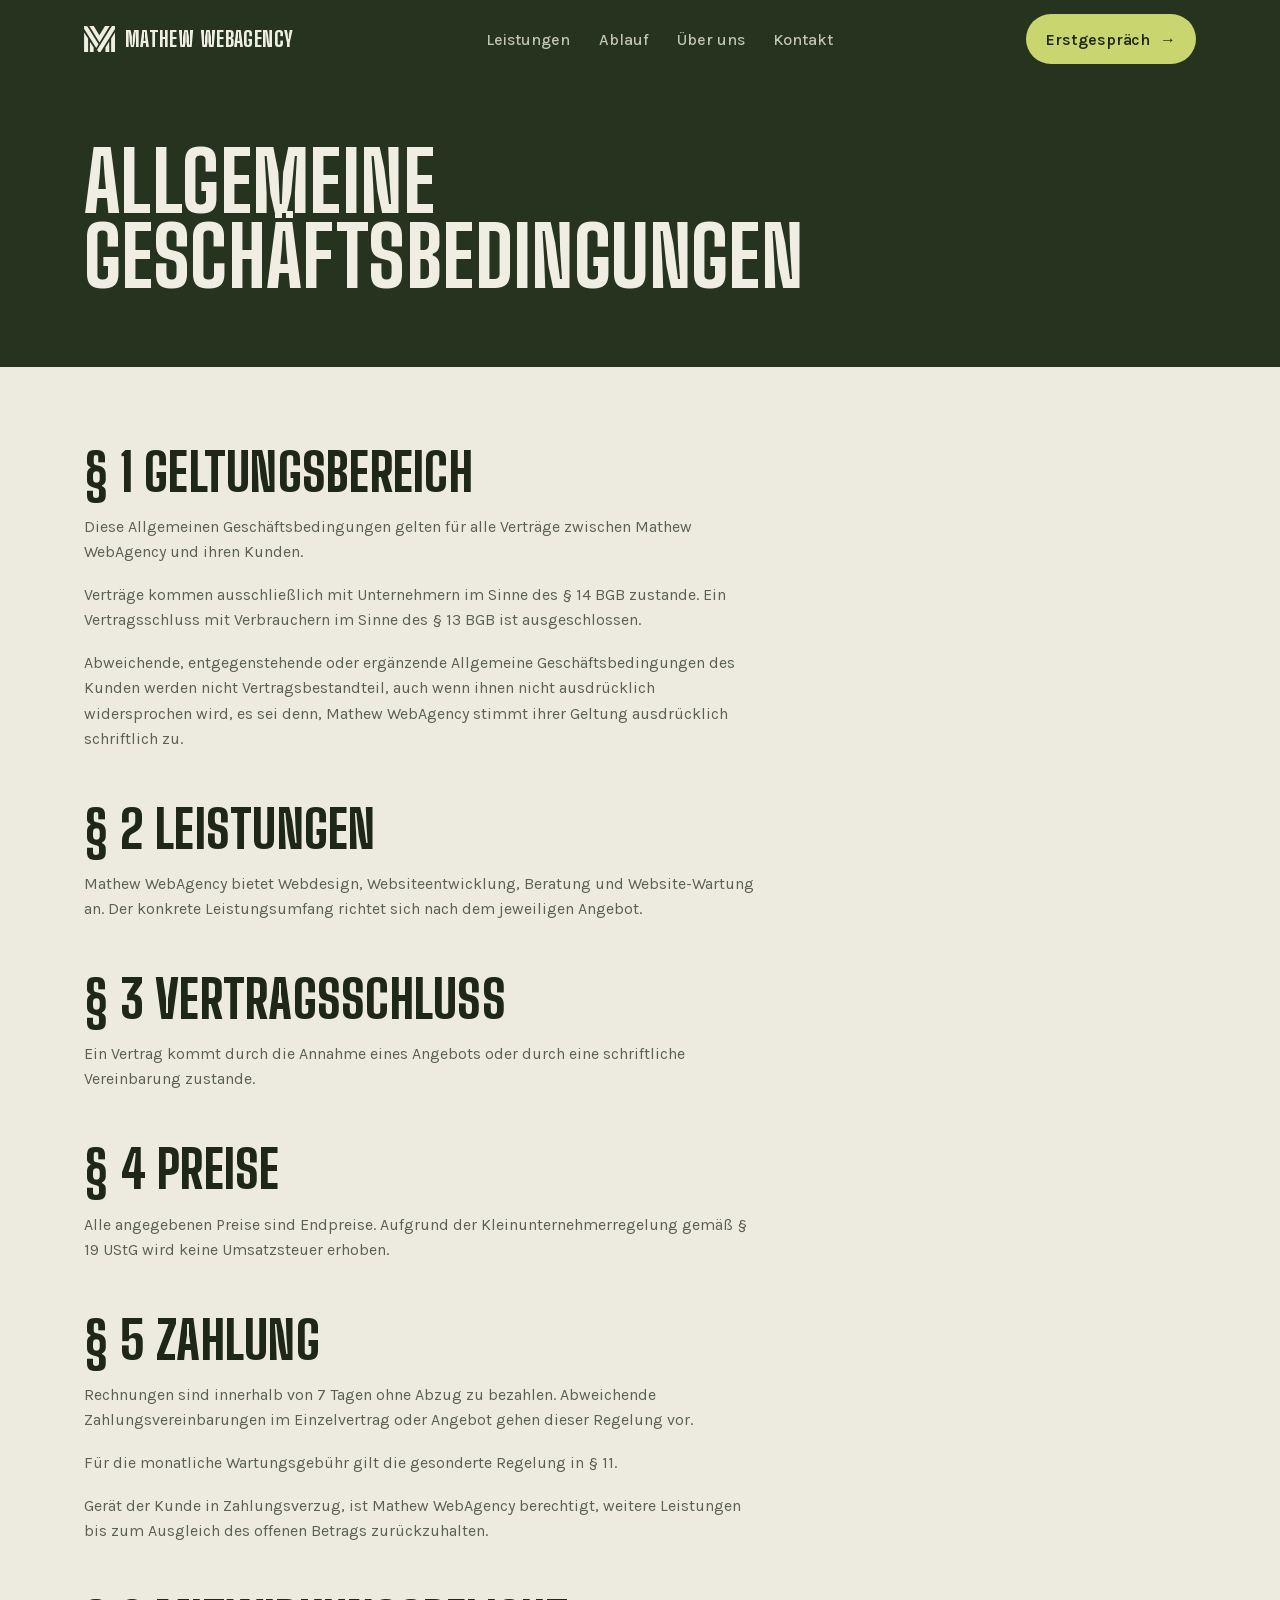
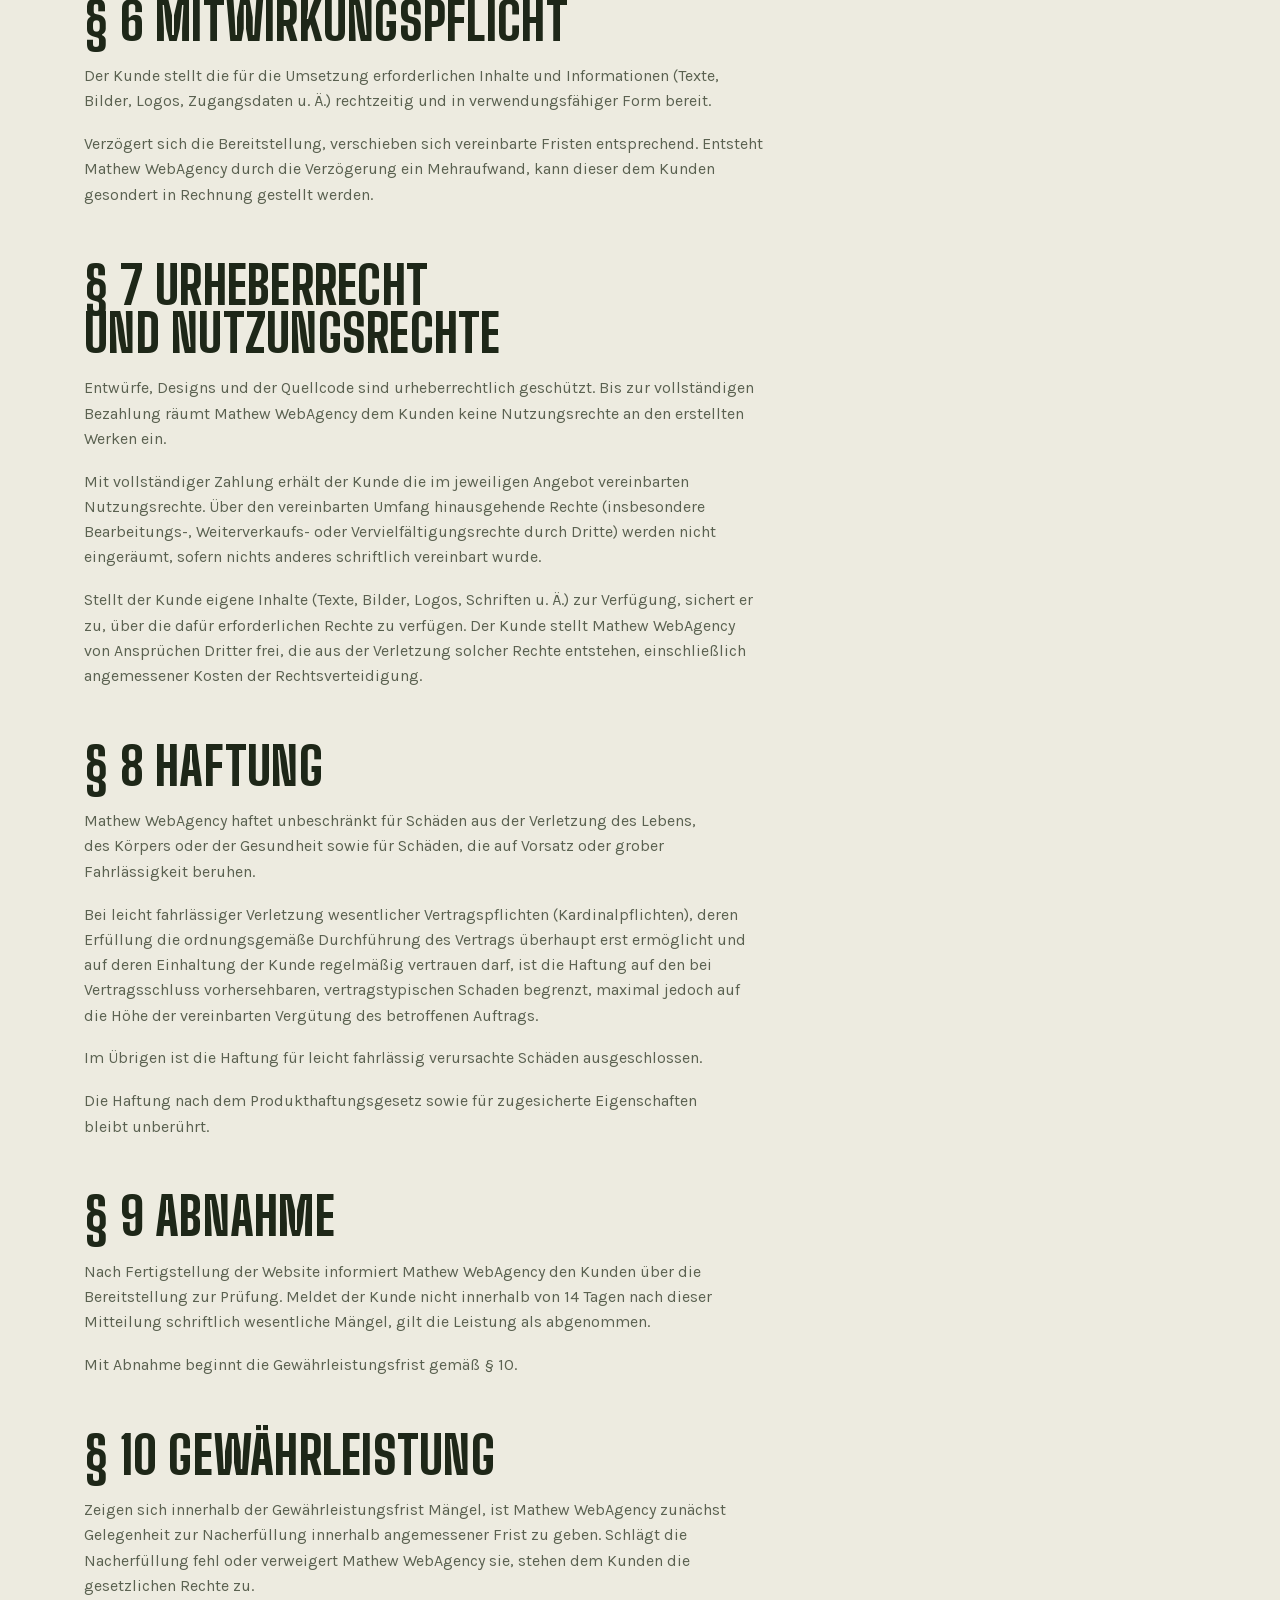
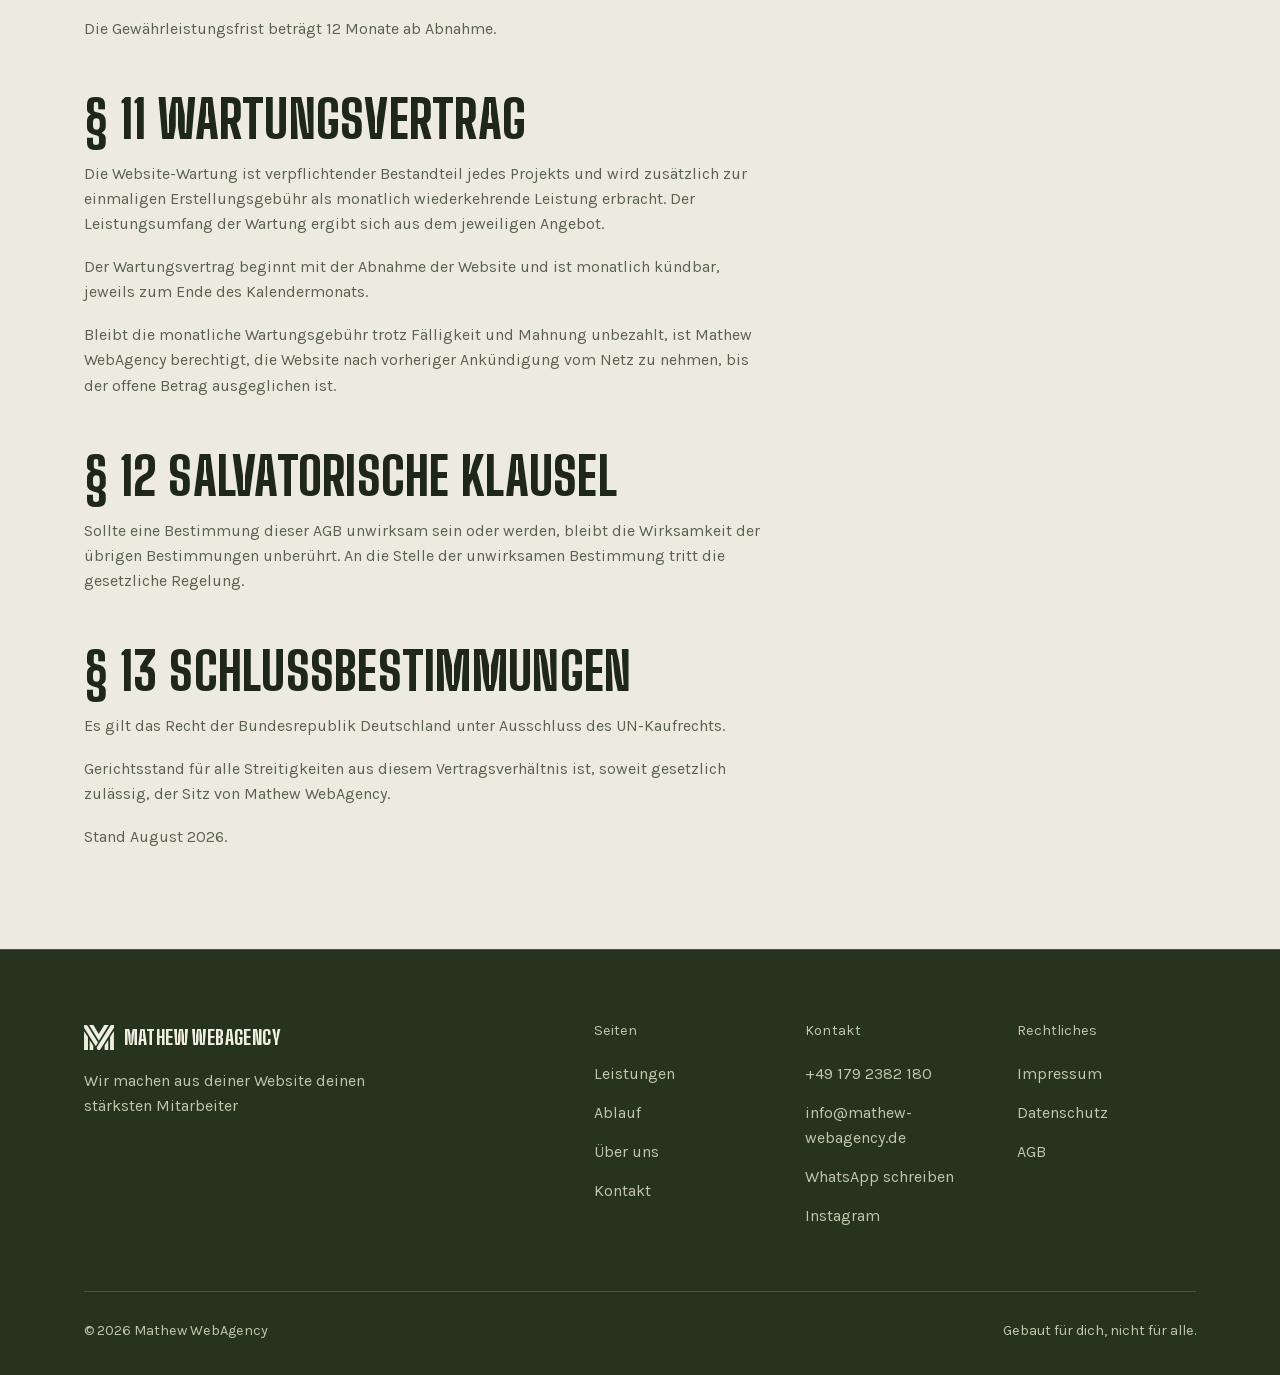
<file: agb.html>
<!DOCTYPE html>
<html lang="de">
<head>
<meta charset="utf-8">
<meta name="viewport" content="width=device-width, initial-scale=1">
<title>AGB | Mathew WebAgency</title>
<meta name="description" content="Allgemeine Geschäftsbedingungen der Mathew WebAgency.">
<link rel="canonical" href="https://mathew-webagency.de/agb.html">
<meta name="theme-color" content="#26341F">

<meta property="og:type" content="website">
<meta property="og:locale" content="de_DE">
<meta property="og:site_name" content="Mathew WebAgency">
<meta property="og:title" content="AGB | Mathew WebAgency">
<meta property="og:description" content="Allgemeine Geschäftsbedingungen der Mathew WebAgency.">
<meta property="og:url" content="https://mathew-webagency.de/agb.html">
<meta property="og:image" content="https://mathew-webagency.de/assets/img/og-image.png?v=20260925">
<meta property="og:image:width" content="1200">
<meta property="og:image:height" content="630">
<meta property="og:image:alt" content="Mathew WebAgency – Deine Arbeit ist gut. Deine Website sollte es auch sein.">
<meta property="og:image:type" content="image/png">
<meta name="twitter:card" content="summary_large_image">
<meta name="twitter:image" content="https://mathew-webagency.de/assets/img/og-image.png?v=20260925">

<link rel="icon" href="/favicon.svg" type="image/svg+xml">
<link rel="apple-touch-icon" href="/assets/img/apple-touch-icon.png">
<link rel="manifest" href="/site.webmanifest">

<link rel="preload" href="/assets/fonts/big-shoulders-display-latin.woff2" as="font" type="font/woff2" crossorigin fetchpriority="high">
<link rel="preload" href="/assets/fonts/karla-latin.woff2" as="font" type="font/woff2" crossorigin>
<link rel="stylesheet" href="/assets/css/site.css?v=20261018a">
</head>

<body>
<a class="skip" href="#main">Zum Inhalt springen</a>

<header class="hdr on-dark">
  <div class="wrap hdr__in">
    <a class="brand" href="/" aria-label="Mathew WebAgency – Startseite">
      <svg class="brand__mark" viewBox="0 0 100 84" aria-hidden="true" focusable="false"><path d="M0.3 0L10.5 0.5L46.2 57.6L46.1 59.4L39.1 70.5L0.2 9.2ZM0.2 20.5L13.2 40.4L13.2 84L0.2 84ZM17 0L31.4 0L49.1 29.6L67.5 0L82.3 0.3L49.8 52.9ZM18.9 50.2L31.1 69.1L30.9 84L18.9 84ZM89.5 0L99.8 0.2L99.8 8.8L52.6 84L46.7 84L41.9 75.8ZM80.8 49.9L81.1 83.8L68.8 84L68.8 68.6ZM99.7 20.2L99.8 84L87 84L87 40.2Z"/></svg>
      Mathew&nbsp;WebAgency
    </a>

    <nav class="nav" aria-label="Hauptnavigation">
      <a href="/leistungen.html">Leistungen</a>
      <a href="/ablauf.html">Ablauf</a>
      <a href="/ueber-uns.html">Über uns</a>
      <a href="/kontakt.html">Kontakt</a>
    </nav>

    <div class="hdr__cta">
      <a class="btn" href="/kontakt.html">Erstgespräch <span class="btn__arrow" aria-hidden="true">→</span></a>
      <button class="burger" type="button" aria-expanded="false" aria-controls="mnav" aria-label="Menü öffnen">
        <span></span><span></span>
      </button>
    </div>
  </div>
</header>

<div class="mnav" id="mnav" aria-hidden="true" inert>
  <ul class="mnav__list">
    <li><a href="/leistungen.html">Leistungen</a></li>
    <li><a href="/ablauf.html">Ablauf</a></li>
    <li><a href="/ueber-uns.html">Über uns</a></li>
    <li><a href="/kontakt.html">Kontakt</a></li>
  </ul>
  <div class="mnav__foot">
    <a class="btn" href="/kontakt.html">Kostenloses Erstgespräch <span class="btn__arrow" aria-hidden="true">→</span></a>
    <a href="tel:+491792382180">+49 179 2382 180</a>
    <a href="mailto:info@mathew-webagency.de">info@mathew-webagency.de</a>
    <a href="https://www.instagram.com/mathew_webagency/" rel="noopener">Instagram @mathew_webagency</a>
  </div>
</div>

<main id="main">

  <section class="phead band--ink">
    <div class="wrap">
      <h1>Allgemeine Geschäfts&shy;bedingungen</h1>
    </div>
  </section>

  <section class="band">
    <div class="wrap">
      <div class="prose">
        <!-- Vom Inhaber als endgueltiger Wortlaut geliefert (2026-08-19) und
             hier wortgleich uebernommen. Ersetzt die zusammengefasste
             Vorabversion vollstaendig. -->
        <h2>§ 1 Geltungsbereich</h2>
        <p>Diese Allgemeinen Geschäftsbedingungen gelten für alle Verträge zwischen Mathew WebAgency und ihren Kunden.</p>
        <p>Verträge kommen ausschließlich mit Unternehmern im Sinne des § 14 BGB zustande. Ein Vertragsschluss mit Verbrauchern im Sinne des § 13 BGB ist ausgeschlossen.</p>
        <p>Abweichende, entgegenstehende oder ergänzende Allgemeine Geschäftsbedingungen des Kunden werden nicht Vertragsbestandteil, auch wenn ihnen nicht ausdrücklich widersprochen wird, es sei denn, Mathew WebAgency stimmt ihrer Geltung ausdrücklich schriftlich zu.</p>

        <h2>§ 2 Leistungen</h2>
        <p>Mathew WebAgency bietet Webdesign, Websiteentwicklung, Beratung und Website-Wartung an. Der konkrete Leistungsumfang richtet sich nach dem jeweiligen Angebot.</p>

        <h2>§ 3 Vertragsschluss</h2>
        <p>Ein Vertrag kommt durch die Annahme eines Angebots oder durch eine schriftliche Vereinbarung zustande.</p>

        <h2>§ 4 Preise</h2>
        <p>Alle angegebenen Preise sind Endpreise. Aufgrund der Kleinunternehmerregelung gemäß § 19 UStG wird keine Umsatzsteuer erhoben.</p>

        <h2>§ 5 Zahlung</h2>
        <p>Rechnungen sind innerhalb von 7 Tagen ohne Abzug zu bezahlen. Abweichende Zahlungsvereinbarungen im Einzelvertrag oder Angebot gehen dieser Regelung vor.</p>
        <p>Für die monatliche Wartungsgebühr gilt die gesonderte Regelung in § 11.</p>
        <p>Gerät der Kunde in Zahlungsverzug, ist Mathew WebAgency berechtigt, weitere Leistungen bis zum Ausgleich des offenen Betrags zurückzuhalten.</p>

        <h2>§ 6 Mitwirkungspflicht</h2>
        <p>Der Kunde stellt die für die Umsetzung erforderlichen Inhalte und Informationen (Texte, Bilder, Logos, Zugangsdaten u. Ä.) rechtzeitig und in verwendungsfähiger Form bereit.</p>
        <p>Verzögert sich die Bereitstellung, verschieben sich vereinbarte Fristen entsprechend. Entsteht Mathew WebAgency durch die Verzögerung ein Mehraufwand, kann dieser dem Kunden gesondert in Rechnung gestellt werden.</p>

        <h2>§ 7 Urheberrecht und Nutzungsrechte</h2>
        <p>Entwürfe, Designs und der Quellcode sind urheberrechtlich geschützt. Bis zur vollständigen Bezahlung räumt Mathew WebAgency dem Kunden keine Nutzungsrechte an den erstellten Werken ein.</p>
        <p>Mit vollständiger Zahlung erhält der Kunde die im jeweiligen Angebot vereinbarten Nutzungsrechte. Über den vereinbarten Umfang hinausgehende Rechte (insbesondere Bearbeitungs-, Weiterverkaufs- oder Vervielfältigungsrechte durch Dritte) werden nicht eingeräumt, sofern nichts anderes schriftlich vereinbart wurde.</p>
        <p>Stellt der Kunde eigene Inhalte (Texte, Bilder, Logos, Schriften u. Ä.) zur Verfügung, sichert er zu, über die dafür erforderlichen Rechte zu verfügen. Der Kunde stellt Mathew WebAgency von Ansprüchen Dritter frei, die aus der Verletzung solcher Rechte entstehen, einschließlich angemessener Kosten der Rechtsverteidigung.</p>

        <h2>§ 8 Haftung</h2>
        <p>Mathew WebAgency haftet unbeschränkt für Schäden aus der Verletzung des Lebens, des Körpers oder der Gesundheit sowie für Schäden, die auf Vorsatz oder grober Fahrlässigkeit beruhen.</p>
        <p>Bei leicht fahrlässiger Verletzung wesentlicher Vertragspflichten (Kardinalpflichten), deren Erfüllung die ordnungsgemäße Durchführung des Vertrags überhaupt erst ermöglicht und auf deren Einhaltung der Kunde regelmäßig vertrauen darf, ist die Haftung auf den bei Vertragsschluss vorhersehbaren, vertragstypischen Schaden begrenzt, maximal jedoch auf die Höhe der vereinbarten Vergütung des betroffenen Auftrags.</p>
        <p>Im Übrigen ist die Haftung für leicht fahrlässig verursachte Schäden ausgeschlossen.</p>
        <p>Die Haftung nach dem Produkthaftungsgesetz sowie für zugesicherte Eigenschaften bleibt unberührt.</p>

        <h2>§ 9 Abnahme</h2>
        <p>Nach Fertigstellung der Website informiert Mathew WebAgency den Kunden über die Bereitstellung zur Prüfung. Meldet der Kunde nicht innerhalb von 14 Tagen nach dieser Mitteilung schriftlich wesentliche Mängel, gilt die Leistung als abgenommen.</p>
        <p>Mit Abnahme beginnt die Gewährleistungsfrist gemäß § 10.</p>

        <h2>§ 10 Gewährleistung</h2>
        <p>Zeigen sich innerhalb der Gewährleistungsfrist Mängel, ist Mathew WebAgency zunächst Gelegenheit zur Nacherfüllung innerhalb angemessener Frist zu geben. Schlägt die Nacherfüllung fehl oder verweigert Mathew WebAgency sie, stehen dem Kunden die gesetzlichen Rechte zu.</p>
        <p>Die Gewährleistungsfrist beträgt 12 Monate ab Abnahme.</p>

        <h2>§ 11 Wartungsvertrag</h2>
        <p>Die Website-Wartung ist verpflichtender Bestandteil jedes Projekts und wird zusätzlich zur einmaligen Erstellungsgebühr als monatlich wiederkehrende Leistung erbracht. Der Leistungsumfang der Wartung ergibt sich aus dem jeweiligen Angebot.</p>
        <p>Der Wartungsvertrag beginnt mit der Abnahme der Website und ist monatlich kündbar, jeweils zum Ende des Kalendermonats.</p>
        <p>Bleibt die monatliche Wartungsgebühr trotz Fälligkeit und Mahnung unbezahlt, ist Mathew WebAgency berechtigt, die Website nach vorheriger Ankündigung vom Netz zu nehmen, bis der offene Betrag ausgeglichen ist.</p>

        <h2>§ 12 Salvatorische Klausel</h2>
        <p>Sollte eine Bestimmung dieser AGB unwirksam sein oder werden, bleibt die Wirksamkeit der übrigen Bestimmungen unberührt. An die Stelle der unwirksamen Bestimmung tritt die gesetzliche Regelung.</p>

        <h2>§ 13 Schlussbestimmungen</h2>
        <p>Es gilt das Recht der Bundesrepublik Deutschland unter Ausschluss des UN-Kaufrechts.</p>
        <p>Gerichtsstand für alle Streitigkeiten aus diesem Vertragsverhältnis ist, soweit gesetzlich zulässig, der Sitz von Mathew WebAgency.</p>

        <p>Stand August 2026.</p>
      </div>
    </div>
  </section>

</main>

<footer class="ftr">
  <div class="wrap">
    <div class="ftr__top">
      <div class="ftr__brand">
        <span class="brand">
          <svg class="brand__mark" viewBox="0 0 100 84" aria-hidden="true" focusable="false"><path d="M0.3 0L10.5 0.5L46.2 57.6L46.1 59.4L39.1 70.5L0.2 9.2ZM0.2 20.5L13.2 40.4L13.2 84L0.2 84ZM17 0L31.4 0L49.1 29.6L67.5 0L82.3 0.3L49.8 52.9ZM18.9 50.2L31.1 69.1L30.9 84L18.9 84ZM89.5 0L99.8 0.2L99.8 8.8L52.6 84L46.7 84L41.9 75.8ZM80.8 49.9L81.1 83.8L68.8 84L68.8 68.6ZM99.7 20.2L99.8 84L87 84L87 40.2Z"/></svg>
          Mathew&nbsp;WebAgency
        </span>
        <p>Wir machen aus deiner Website deinen stärksten Mitarbeiter</p>
      </div>

      <div class="ftr__cols">
        <div>
          <h2>Seiten</h2>
          <ul>
            <li><a href="/leistungen.html">Leistungen</a></li>
            <li><a href="/ablauf.html">Ablauf</a></li>
            <li><a href="/ueber-uns.html">Über uns</a></li>
            <li><a href="/kontakt.html">Kontakt</a></li>
          </ul>
        </div>
        <div>
          <h2>Kontakt</h2>
          <ul>
            <li><a href="tel:+491792382180">+49 179 2382 180</a></li>
            <li><a href="mailto:info@mathew-webagency.de">info@mathew-webagency.de</a></li>
            <li><a href="https://wa.me/491792382180" rel="noopener">WhatsApp schreiben</a></li>
            <li><a href="https://www.instagram.com/mathew_webagency/" rel="noopener">Instagram</a></li>
          </ul>
        </div>
        <div>
          <h2>Rechtliches</h2>
          <ul>
            <li><a href="/impressum.html">Impressum</a></li>
            <li><a href="/datenschutz.html">Datenschutz</a></li>
            <li><a href="/agb.html">AGB</a></li>
          </ul>
        </div>
      </div>
    </div>

    <div class="ftr__bottom">
      <span>&copy; <span data-jahr>2026</span> Mathew WebAgency</span>
      <span>Gebaut für dich, nicht für alle.</span>
    </div>
  </div>
</footer>

<script src="/assets/js/lenis.min.js" defer></script>
<script src="/assets/js/site.js?v=20261018a" defer></script>
</body>
</html>
</file>
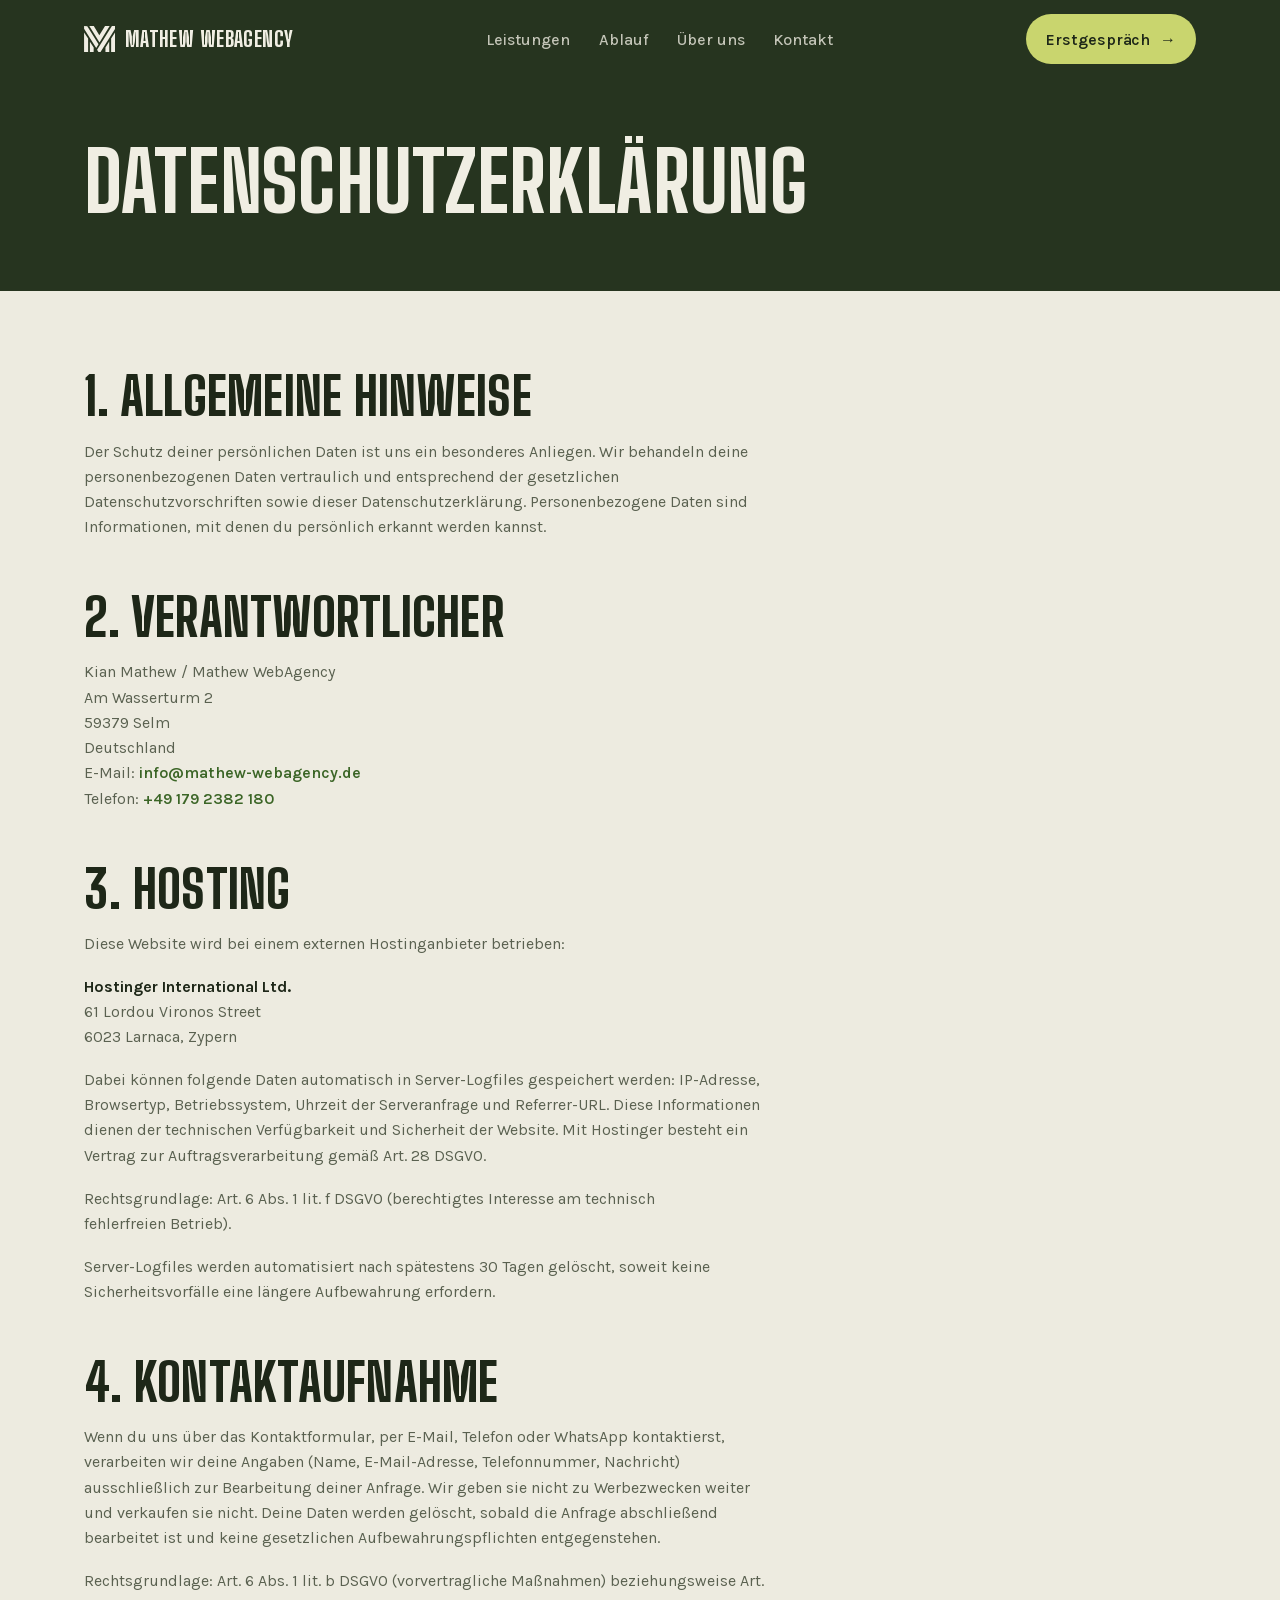
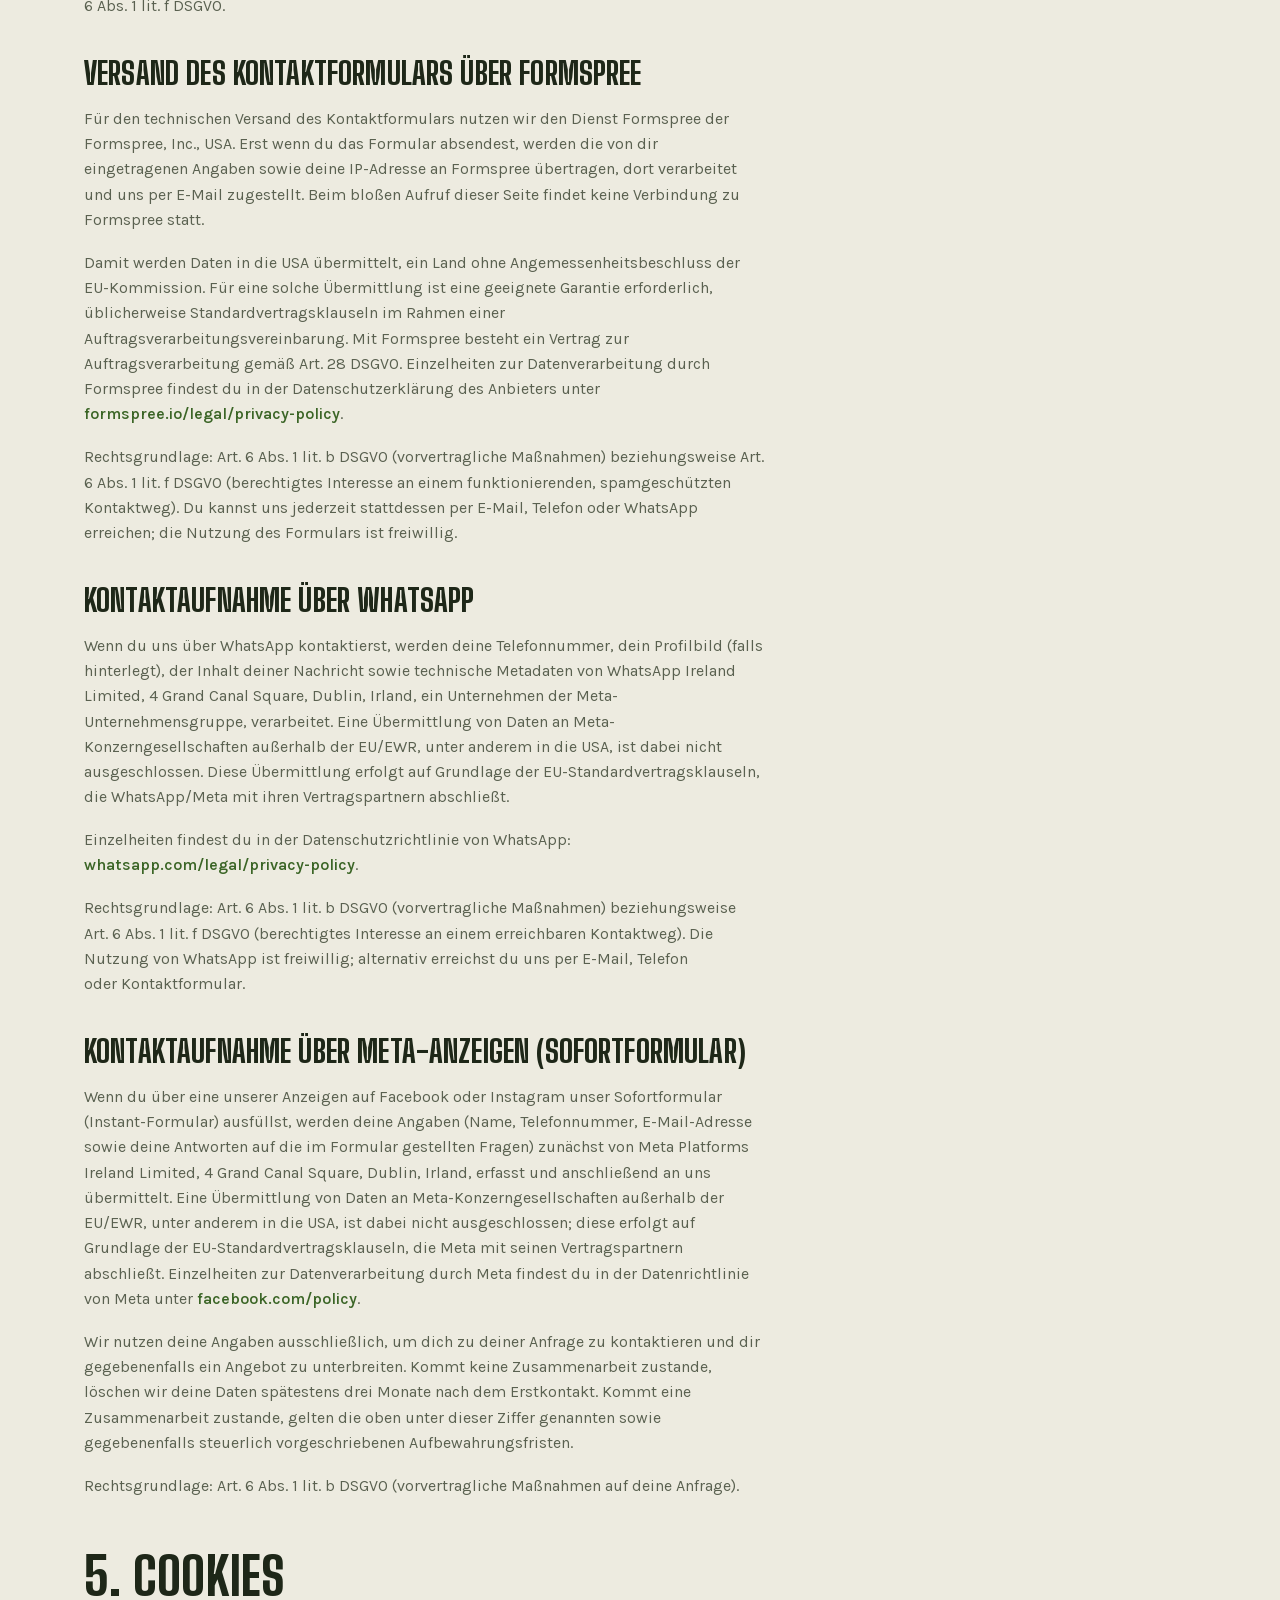
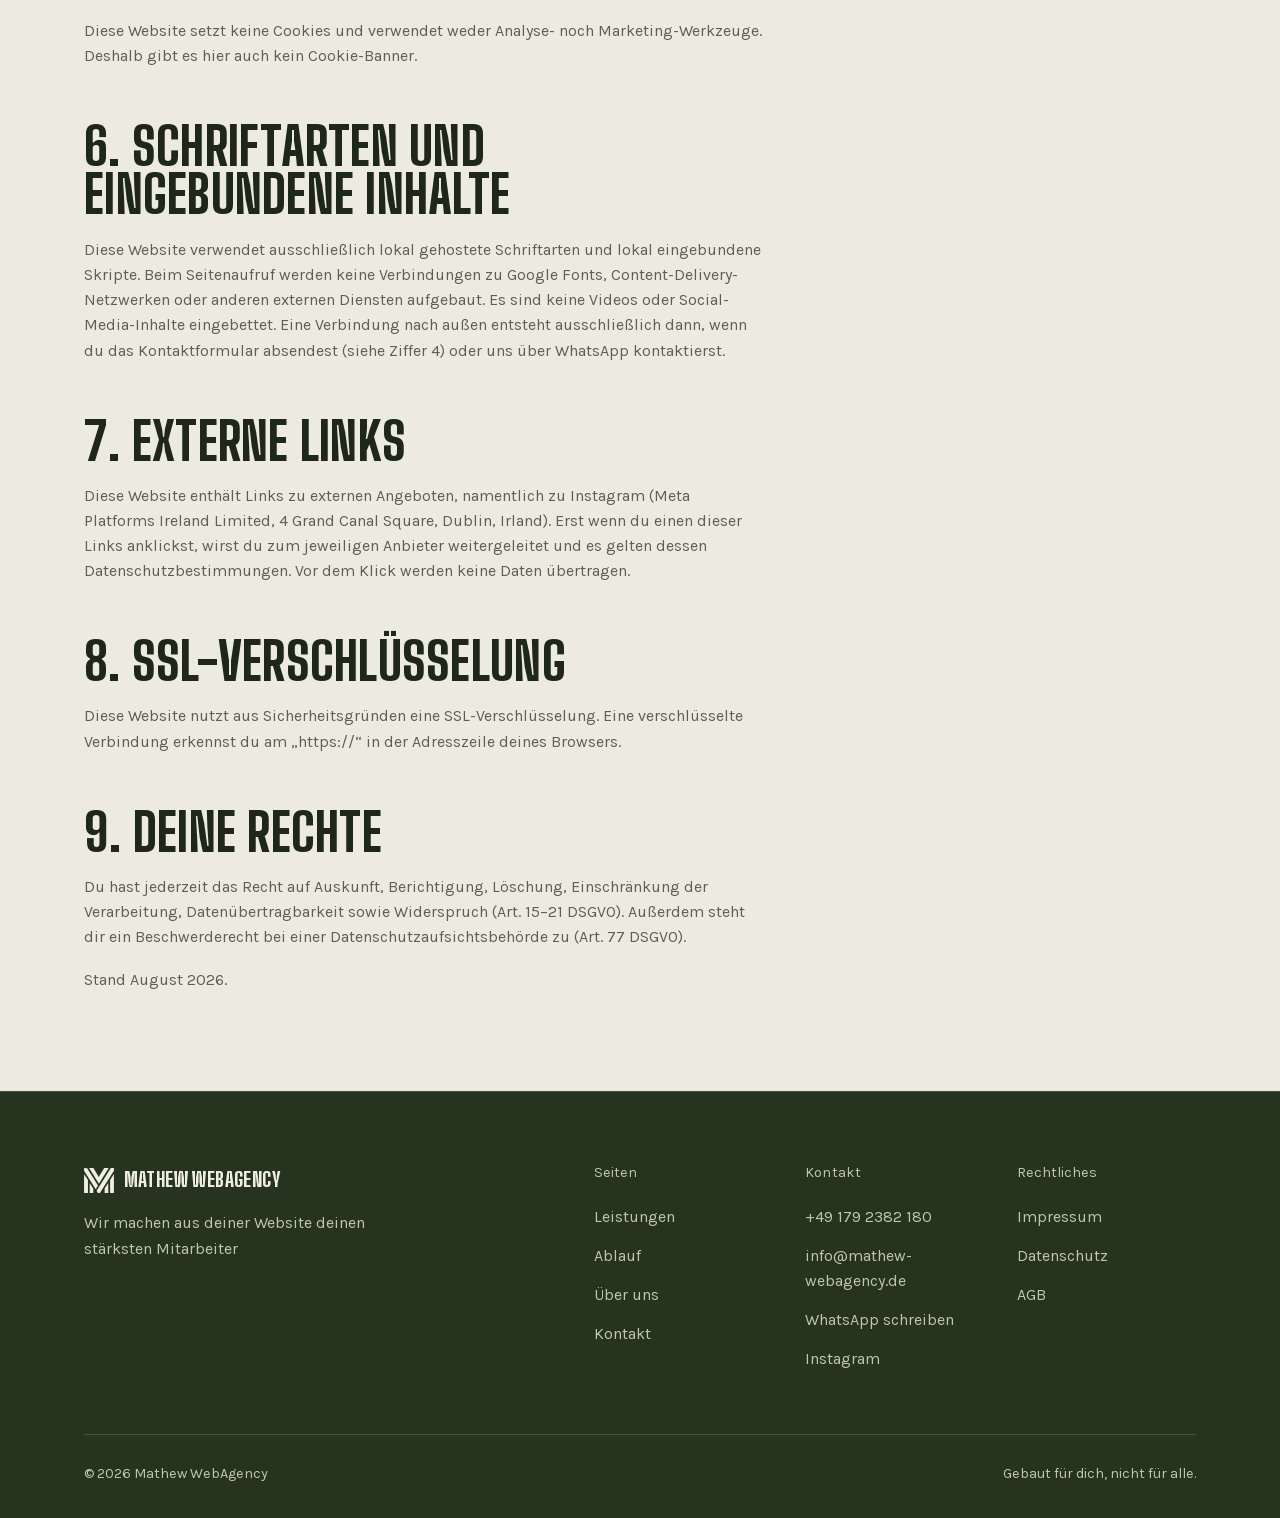
<file: datenschutz.html>
<!DOCTYPE html>
<html lang="de">
<head>
<meta charset="utf-8">
<meta name="viewport" content="width=device-width, initial-scale=1">
<title>Datenschutzerklärung | Mathew WebAgency</title>
<meta name="description" content="Informationen zur Verarbeitung personenbezogener Daten auf mathew-webagency.de.">
<link rel="canonical" href="https://mathew-webagency.de/datenschutz.html">
<meta name="theme-color" content="#26341F">

<meta property="og:type" content="website">
<meta property="og:locale" content="de_DE">
<meta property="og:site_name" content="Mathew WebAgency">
<meta property="og:title" content="Datenschutzerklärung | Mathew WebAgency">
<meta property="og:description" content="Informationen zur Verarbeitung personenbezogener Daten auf mathew-webagency.de.">
<meta property="og:url" content="https://mathew-webagency.de/datenschutz.html">
<meta property="og:image" content="https://mathew-webagency.de/assets/img/og-image.png?v=20260925">
<meta property="og:image:width" content="1200">
<meta property="og:image:height" content="630">
<meta property="og:image:alt" content="Mathew WebAgency – Deine Arbeit ist gut. Deine Website sollte es auch sein.">
<meta property="og:image:type" content="image/png">
<meta name="twitter:card" content="summary_large_image">
<meta name="twitter:image" content="https://mathew-webagency.de/assets/img/og-image.png?v=20260925">

<link rel="icon" href="/favicon.svg" type="image/svg+xml">
<link rel="apple-touch-icon" href="/assets/img/apple-touch-icon.png">
<link rel="manifest" href="/site.webmanifest">

<link rel="preload" href="/assets/fonts/big-shoulders-display-latin.woff2" as="font" type="font/woff2" crossorigin fetchpriority="high">
<link rel="preload" href="/assets/fonts/karla-latin.woff2" as="font" type="font/woff2" crossorigin>
<link rel="stylesheet" href="/assets/css/site.css?v=20261018a">
</head>

<body>
<a class="skip" href="#main">Zum Inhalt springen</a>

<header class="hdr on-dark">
  <div class="wrap hdr__in">
    <a class="brand" href="/" aria-label="Mathew WebAgency – Startseite">
      <svg class="brand__mark" viewBox="0 0 100 84" aria-hidden="true" focusable="false"><path d="M0.3 0L10.5 0.5L46.2 57.6L46.1 59.4L39.1 70.5L0.2 9.2ZM0.2 20.5L13.2 40.4L13.2 84L0.2 84ZM17 0L31.4 0L49.1 29.6L67.5 0L82.3 0.3L49.8 52.9ZM18.9 50.2L31.1 69.1L30.9 84L18.9 84ZM89.5 0L99.8 0.2L99.8 8.8L52.6 84L46.7 84L41.9 75.8ZM80.8 49.9L81.1 83.8L68.8 84L68.8 68.6ZM99.7 20.2L99.8 84L87 84L87 40.2Z"/></svg>
      Mathew&nbsp;WebAgency
    </a>

    <nav class="nav" aria-label="Hauptnavigation">
      <a href="/leistungen.html">Leistungen</a>
      <a href="/ablauf.html">Ablauf</a>
      <a href="/ueber-uns.html">Über uns</a>
      <a href="/kontakt.html">Kontakt</a>
    </nav>

    <div class="hdr__cta">
      <a class="btn" href="/kontakt.html">Erstgespräch <span class="btn__arrow" aria-hidden="true">→</span></a>
      <button class="burger" type="button" aria-expanded="false" aria-controls="mnav" aria-label="Menü öffnen">
        <span></span><span></span>
      </button>
    </div>
  </div>
</header>

<div class="mnav" id="mnav" aria-hidden="true" inert>
  <ul class="mnav__list">
    <li><a href="/leistungen.html">Leistungen</a></li>
    <li><a href="/ablauf.html">Ablauf</a></li>
    <li><a href="/ueber-uns.html">Über uns</a></li>
    <li><a href="/kontakt.html">Kontakt</a></li>
  </ul>
  <div class="mnav__foot">
    <a class="btn" href="/kontakt.html">Kostenloses Erstgespräch <span class="btn__arrow" aria-hidden="true">→</span></a>
    <a href="tel:+491792382180">+49 179 2382 180</a>
    <a href="mailto:info@mathew-webagency.de">info@mathew-webagency.de</a>
    <a href="https://www.instagram.com/mathew_webagency/" rel="noopener">Instagram @mathew_webagency</a>
  </div>
</div>

<main id="main">

  <section class="phead band--ink">
    <div class="wrap">
      <h1>Datenschutz&shy;erklärung</h1>
    </div>
  </section>

  <section class="band">
    <div class="wrap">
      <div class="prose">
        <!-- Vom Inhaber rechtlich geprueft geliefert (2026-08-19) und hier
             wortgleich uebernommen. Bewusst NICHT enthalten: Newsletter,
             Video-Einbindung, Analyse und Cookie-Banner – diese Website hat
             davon nichts. Wer einen dieser Dienste ergaenzt, muss vorher
             den passenden Abschnitt hier aufnehmen. -->
        <h2>1. Allgemeine Hinweise</h2>
        <p>Der Schutz deiner persönlichen Daten ist uns ein besonderes Anliegen. Wir behandeln deine personenbezogenen Daten vertraulich und entsprechend der gesetzlichen Datenschutzvorschriften sowie dieser Datenschutzerklärung. Personenbezogene Daten sind Informationen, mit denen du persönlich erkannt werden kannst.</p>

        <h2>2. Verantwortlicher</h2>
        <p>Kian Mathew / Mathew WebAgency<br>
        Am Wasserturm 2<br>
        59379 Selm<br>
        Deutschland<br>
        E-Mail: <a href="mailto:info@mathew-webagency.de">info@mathew-webagency.de</a><br>
        Telefon: <a href="tel:+491792382180">+49 179 2382 180</a></p>

        <h2>3. Hosting</h2>
        <p>Diese Website wird bei einem externen Hostinganbieter betrieben:</p>
        <p><strong>Hostinger International Ltd.</strong><br>
        61 Lordou Vironos Street<br>
        6023 Larnaca, Zypern</p>
        <p>Dabei können folgende Daten automatisch in Server-Logfiles gespeichert werden: IP-Adresse, Browsertyp, Betriebssystem, Uhrzeit der Serveranfrage und Referrer-URL. Diese Informationen dienen der technischen Verfügbarkeit und Sicherheit der Website. Mit Hostinger besteht ein Vertrag zur Auftragsverarbeitung gemäß Art. 28 DSGVO.</p>
        <p>Rechtsgrundlage: Art. 6 Abs. 1 lit. f DSGVO (berechtigtes Interesse am technisch fehlerfreien Betrieb).</p>
        <p>Server-Logfiles werden automatisiert nach spätestens 30 Tagen gelöscht, soweit keine Sicherheitsvorfälle eine längere Aufbewahrung erfordern.</p>

        <h2>4. Kontaktaufnahme</h2>
        <p>Wenn du uns über das Kontaktformular, per E-Mail, Telefon oder WhatsApp kontaktierst, verarbeiten wir deine Angaben (Name, E-Mail-Adresse, Telefonnummer, Nachricht) ausschließlich zur Bearbeitung deiner Anfrage. Wir geben sie nicht zu Werbezwecken weiter und verkaufen sie nicht. Deine Daten werden gelöscht, sobald die Anfrage abschließend bearbeitet ist und keine gesetzlichen Aufbewahrungspflichten entgegenstehen.</p>
        <p>Rechtsgrundlage: Art. 6 Abs. 1 lit. b DSGVO (vorvertragliche Maßnahmen) beziehungsweise Art. 6 Abs. 1 lit. f DSGVO.</p>

        <h3>Versand des Kontaktformulars über Formspree</h3>
        <p>Für den technischen Versand des Kontaktformulars nutzen wir den Dienst Formspree der Formspree, Inc., USA. Erst wenn du das Formular absendest, werden die von dir eingetragenen Angaben sowie deine IP-Adresse an Formspree übertragen, dort verarbeitet und uns per E-Mail zugestellt. Beim bloßen Aufruf dieser Seite findet keine Verbindung zu Formspree statt.</p>
        <p>Damit werden Daten in die USA übermittelt, ein Land ohne Angemessenheitsbeschluss der EU-Kommission. Für eine solche Übermittlung ist eine geeignete Garantie erforderlich, üblicherweise Standardvertragsklauseln im Rahmen einer Auftragsverarbeitungsvereinbarung. Mit Formspree besteht ein Vertrag zur Auftragsverarbeitung gemäß Art. 28 DSGVO. Einzelheiten zur Datenverarbeitung durch Formspree findest du in der Datenschutzerklärung des Anbieters unter <a href="https://formspree.io/legal/privacy-policy/" rel="noopener">formspree.io/legal/privacy-policy</a>.</p>
        <p>Rechtsgrundlage: Art. 6 Abs. 1 lit. b DSGVO (vorvertragliche Maßnahmen) beziehungsweise Art. 6 Abs. 1 lit. f DSGVO (berechtigtes Interesse an einem funktionierenden, spamgeschützten Kontaktweg). Du kannst uns jederzeit stattdessen per E-Mail, Telefon oder WhatsApp erreichen; die Nutzung des Formulars ist freiwillig.</p>

        <h3>Kontaktaufnahme über WhatsApp</h3>
        <p>Wenn du uns über WhatsApp kontaktierst, werden deine Telefonnummer, dein Profilbild (falls hinterlegt), der Inhalt deiner Nachricht sowie technische Metadaten von WhatsApp Ireland Limited, 4 Grand Canal Square, Dublin, Irland, ein Unternehmen der Meta-Unternehmensgruppe, verarbeitet. Eine Übermittlung von Daten an Meta-Konzerngesellschaften außerhalb der EU/EWR, unter anderem in die USA, ist dabei nicht ausgeschlossen. Diese Übermittlung erfolgt auf Grundlage der EU-Standardvertragsklauseln, die WhatsApp/Meta mit ihren Vertragspartnern abschließt.</p>
        <p>Einzelheiten findest du in der Datenschutzrichtlinie von WhatsApp: <a href="https://www.whatsapp.com/legal/privacy-policy" rel="noopener">whatsapp.com/legal/privacy-policy</a>.</p>
        <p>Rechtsgrundlage: Art. 6 Abs. 1 lit. b DSGVO (vorvertragliche Maßnahmen) beziehungsweise Art. 6 Abs. 1 lit. f DSGVO (berechtigtes Interesse an einem erreichbaren Kontaktweg). Die Nutzung von WhatsApp ist freiwillig; alternativ erreichst du uns per E-Mail, Telefon oder Kontaktformular.</p>

        <h3>Kontaktaufnahme über Meta-Anzeigen (Sofortformular)</h3>
        <p>Wenn du über eine unserer Anzeigen auf Facebook oder Instagram unser Sofortformular (Instant-Formular) ausfüllst, werden deine Angaben (Name, Telefonnummer, E-Mail-Adresse sowie deine Antworten auf die im Formular gestellten Fragen) zunächst von Meta Platforms Ireland Limited, 4 Grand Canal Square, Dublin, Irland, erfasst und anschließend an uns übermittelt. Eine Übermittlung von Daten an Meta-Konzerngesellschaften außerhalb der EU/EWR, unter anderem in die USA, ist dabei nicht ausgeschlossen; diese erfolgt auf Grundlage der EU-Standardvertragsklauseln, die Meta mit seinen Vertragspartnern abschließt. Einzelheiten zur Datenverarbeitung durch Meta findest du in der Datenrichtlinie von Meta unter <a href="https://www.facebook.com/policy" rel="noopener">facebook.com/policy</a>.</p>
        <p>Wir nutzen deine Angaben ausschließlich, um dich zu deiner Anfrage zu kontaktieren und dir gegebenenfalls ein Angebot zu unterbreiten. Kommt keine Zusammenarbeit zustande, löschen wir deine Daten spätestens drei Monate nach dem Erstkontakt. Kommt eine Zusammenarbeit zustande, gelten die oben unter dieser Ziffer genannten sowie gegebenenfalls steuerlich vorgeschriebenen Aufbewahrungsfristen.</p>
        <p>Rechtsgrundlage: Art. 6 Abs. 1 lit. b DSGVO (vorvertragliche Maßnahmen auf deine Anfrage).</p>

        <h2>5. Cookies</h2>
        <p>Diese Website setzt keine Cookies und verwendet weder Analyse- noch Marketing-Werkzeuge. Deshalb gibt es hier auch kein Cookie-Banner.</p>

        <h2>6. Schriftarten und eingebundene Inhalte</h2>
        <p>Diese Website verwendet ausschließlich lokal gehostete Schriftarten und lokal eingebundene Skripte. Beim Seitenaufruf werden keine Verbindungen zu Google Fonts, Content-Delivery-Netzwerken oder anderen externen Diensten aufgebaut. Es sind keine Videos oder Social-Media-Inhalte eingebettet. Eine Verbindung nach außen entsteht ausschließlich dann, wenn du das Kontaktformular absendest (siehe Ziffer 4) oder uns über WhatsApp kontaktierst.</p>

        <h2>7. Externe Links</h2>
        <p>Diese Website enthält Links zu externen Angeboten, namentlich zu Instagram (Meta Platforms Ireland Limited, 4 Grand Canal Square, Dublin, Irland). Erst wenn du einen dieser Links anklickst, wirst du zum jeweiligen Anbieter weitergeleitet und es gelten dessen Datenschutzbestimmungen. Vor dem Klick werden keine Daten übertragen.</p>

        <h2>8. SSL-Verschlüsselung</h2>
        <p>Diese Website nutzt aus Sicherheitsgründen eine SSL-Verschlüsselung. Eine verschlüsselte Verbindung erkennst du am &bdquo;https://&ldquo; in der Adresszeile deines Browsers.</p>

        <h2>9. Deine Rechte</h2>
        <p>Du hast jederzeit das Recht auf Auskunft, Berichtigung, Löschung, Einschränkung der Verarbeitung, Datenübertragbarkeit sowie Widerspruch (Art. 15&ndash;21 DSGVO). Außerdem steht dir ein Beschwerderecht bei einer Datenschutzaufsichtsbehörde zu (Art. 77 DSGVO).</p>

        <p>Stand August 2026.</p>
      </div>
    </div>
  </section>

</main>

<footer class="ftr">
  <div class="wrap">
    <div class="ftr__top">
      <div class="ftr__brand">
        <span class="brand">
          <svg class="brand__mark" viewBox="0 0 100 84" aria-hidden="true" focusable="false"><path d="M0.3 0L10.5 0.5L46.2 57.6L46.1 59.4L39.1 70.5L0.2 9.2ZM0.2 20.5L13.2 40.4L13.2 84L0.2 84ZM17 0L31.4 0L49.1 29.6L67.5 0L82.3 0.3L49.8 52.9ZM18.9 50.2L31.1 69.1L30.9 84L18.9 84ZM89.5 0L99.8 0.2L99.8 8.8L52.6 84L46.7 84L41.9 75.8ZM80.8 49.9L81.1 83.8L68.8 84L68.8 68.6ZM99.7 20.2L99.8 84L87 84L87 40.2Z"/></svg>
          Mathew&nbsp;WebAgency
        </span>
        <p>Wir machen aus deiner Website deinen stärksten Mitarbeiter</p>
      </div>

      <div class="ftr__cols">
        <div>
          <h2>Seiten</h2>
          <ul>
            <li><a href="/leistungen.html">Leistungen</a></li>
            <li><a href="/ablauf.html">Ablauf</a></li>
            <li><a href="/ueber-uns.html">Über uns</a></li>
            <li><a href="/kontakt.html">Kontakt</a></li>
          </ul>
        </div>
        <div>
          <h2>Kontakt</h2>
          <ul>
            <li><a href="tel:+491792382180">+49 179 2382 180</a></li>
            <li><a href="mailto:info@mathew-webagency.de">info@mathew-webagency.de</a></li>
            <li><a href="https://wa.me/491792382180" rel="noopener">WhatsApp schreiben</a></li>
            <li><a href="https://www.instagram.com/mathew_webagency/" rel="noopener">Instagram</a></li>
          </ul>
        </div>
        <div>
          <h2>Rechtliches</h2>
          <ul>
            <li><a href="/impressum.html">Impressum</a></li>
            <li><a href="/datenschutz.html">Datenschutz</a></li>
            <li><a href="/agb.html">AGB</a></li>
          </ul>
        </div>
      </div>
    </div>

    <div class="ftr__bottom">
      <span>&copy; <span data-jahr>2026</span> Mathew WebAgency</span>
      <span>Gebaut für dich, nicht für alle.</span>
    </div>
  </div>
</footer>

<script src="/assets/js/lenis.min.js" defer></script>
<script src="/assets/js/site.js?v=20261018a" defer></script>
</body>
</html>
</file>
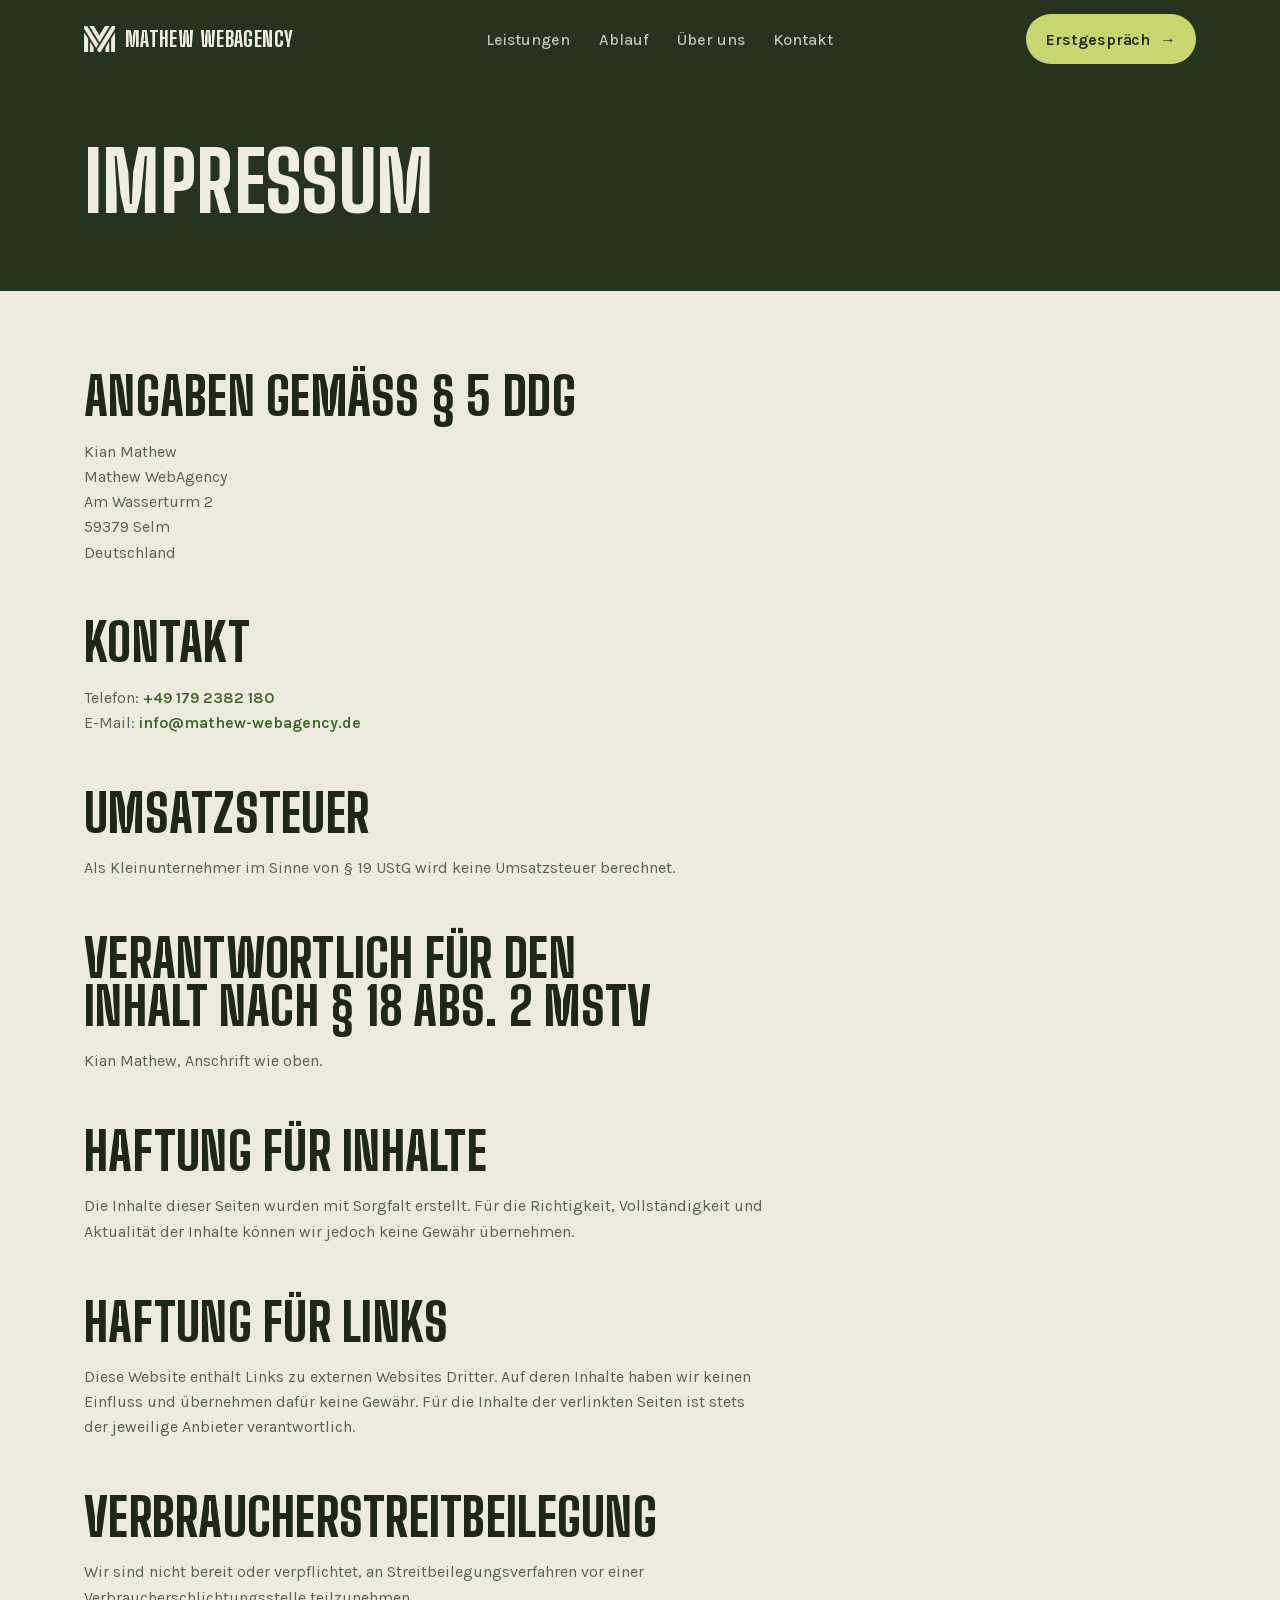
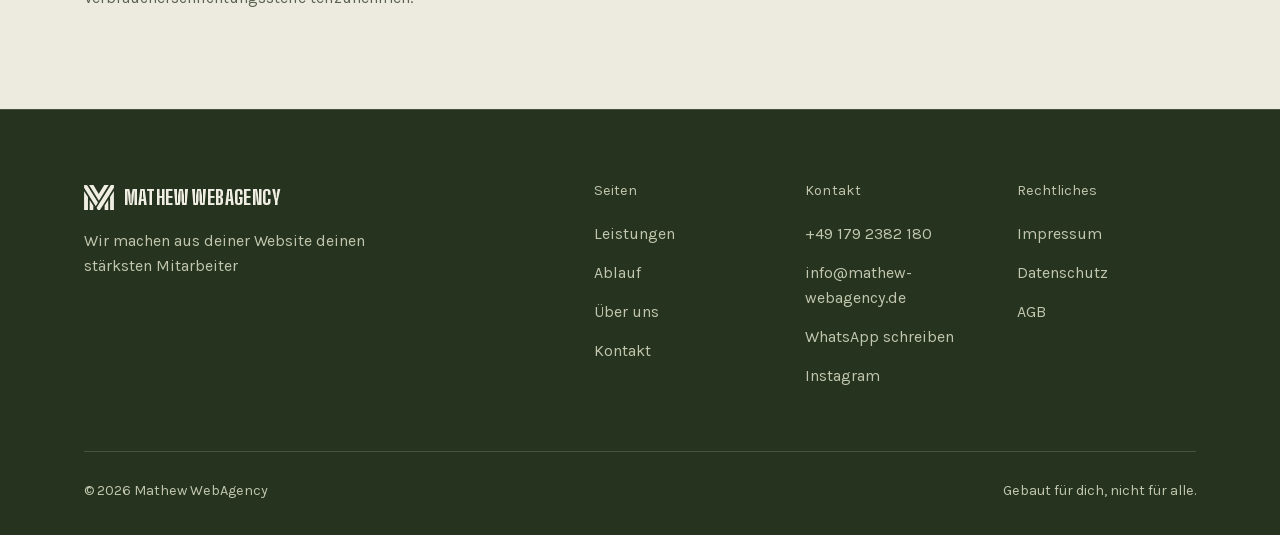
<file: impressum.html>
<!DOCTYPE html>
<html lang="de">
<head>
<meta charset="utf-8">
<meta name="viewport" content="width=device-width, initial-scale=1">
<title>Impressum | Mathew WebAgency</title>
<meta name="description" content="Impressum und Anbieterkennzeichnung der Mathew WebAgency.">
<link rel="canonical" href="https://mathew-webagency.de/impressum.html">
<meta name="theme-color" content="#26341F">

<meta property="og:type" content="website">
<meta property="og:locale" content="de_DE">
<meta property="og:site_name" content="Mathew WebAgency">
<meta property="og:title" content="Impressum | Mathew WebAgency">
<meta property="og:description" content="Impressum und Anbieterkennzeichnung der Mathew WebAgency.">
<meta property="og:url" content="https://mathew-webagency.de/impressum.html">
<meta property="og:image" content="https://mathew-webagency.de/assets/img/og-image.png?v=20260925">
<meta property="og:image:width" content="1200">
<meta property="og:image:height" content="630">
<meta property="og:image:alt" content="Mathew WebAgency – Deine Arbeit ist gut. Deine Website sollte es auch sein.">
<meta property="og:image:type" content="image/png">
<meta name="twitter:card" content="summary_large_image">
<meta name="twitter:image" content="https://mathew-webagency.de/assets/img/og-image.png?v=20260925">

<link rel="icon" href="/favicon.svg" type="image/svg+xml">
<link rel="apple-touch-icon" href="/assets/img/apple-touch-icon.png">
<link rel="manifest" href="/site.webmanifest">

<link rel="preload" href="/assets/fonts/big-shoulders-display-latin.woff2" as="font" type="font/woff2" crossorigin fetchpriority="high">
<link rel="preload" href="/assets/fonts/karla-latin.woff2" as="font" type="font/woff2" crossorigin>
<link rel="stylesheet" href="/assets/css/site.css?v=20261018a">
</head>

<body>
<a class="skip" href="#main">Zum Inhalt springen</a>

<header class="hdr on-dark">
  <div class="wrap hdr__in">
    <a class="brand" href="/" aria-label="Mathew WebAgency – Startseite">
      <svg class="brand__mark" viewBox="0 0 100 84" aria-hidden="true" focusable="false"><path d="M0.3 0L10.5 0.5L46.2 57.6L46.1 59.4L39.1 70.5L0.2 9.2ZM0.2 20.5L13.2 40.4L13.2 84L0.2 84ZM17 0L31.4 0L49.1 29.6L67.5 0L82.3 0.3L49.8 52.9ZM18.9 50.2L31.1 69.1L30.9 84L18.9 84ZM89.5 0L99.8 0.2L99.8 8.8L52.6 84L46.7 84L41.9 75.8ZM80.8 49.9L81.1 83.8L68.8 84L68.8 68.6ZM99.7 20.2L99.8 84L87 84L87 40.2Z"/></svg>
      Mathew&nbsp;WebAgency
    </a>

    <nav class="nav" aria-label="Hauptnavigation">
      <a href="/leistungen.html">Leistungen</a>
      <a href="/ablauf.html">Ablauf</a>
      <a href="/ueber-uns.html">Über uns</a>
      <a href="/kontakt.html">Kontakt</a>
    </nav>

    <div class="hdr__cta">
      <a class="btn" href="/kontakt.html">Erstgespräch <span class="btn__arrow" aria-hidden="true">→</span></a>
      <button class="burger" type="button" aria-expanded="false" aria-controls="mnav" aria-label="Menü öffnen">
        <span></span><span></span>
      </button>
    </div>
  </div>
</header>

<div class="mnav" id="mnav" aria-hidden="true" inert>
  <ul class="mnav__list">
    <li><a href="/leistungen.html">Leistungen</a></li>
    <li><a href="/ablauf.html">Ablauf</a></li>
    <li><a href="/ueber-uns.html">Über uns</a></li>
    <li><a href="/kontakt.html">Kontakt</a></li>
  </ul>
  <div class="mnav__foot">
    <a class="btn" href="/kontakt.html">Kostenloses Erstgespräch <span class="btn__arrow" aria-hidden="true">→</span></a>
    <a href="tel:+491792382180">+49 179 2382 180</a>
    <a href="mailto:info@mathew-webagency.de">info@mathew-webagency.de</a>
    <a href="https://www.instagram.com/mathew_webagency/" rel="noopener">Instagram @mathew_webagency</a>
  </div>
</div>

<main id="main">

  <section class="phead band--ink">
    <div class="wrap">
      <h1>Impressum</h1>
    </div>
  </section>

  <section class="band">
    <div class="wrap">
      <div class="prose">
        <h2>Angaben gemäß § 5 DDG</h2>
        <p>Kian Mathew<br>
        Mathew WebAgency<br>
        Am Wasserturm 2<br>
        59379 Selm<br>
        Deutschland</p>

        <h2>Kontakt</h2>
        <p>Telefon: <a href="tel:+491792382180">+49 179 2382 180</a><br>
        E-Mail: <a href="mailto:info@mathew-webagency.de">info@mathew-webagency.de</a></p>

        <h2>Umsatzsteuer</h2>
        <p>Als Kleinunternehmer im Sinne von § 19 UStG wird keine Umsatzsteuer berechnet.</p>

        <h2>Verantwortlich für den Inhalt nach § 18 Abs. 2 MStV</h2>
        <p>Kian Mathew, Anschrift wie oben.</p>

        <h2>Haftung für Inhalte</h2>
        <p>Die Inhalte dieser Seiten wurden mit Sorgfalt erstellt. Für die Richtigkeit, Vollständigkeit und Aktualität der Inhalte können wir jedoch keine Gewähr übernehmen.</p>

        <h2>Haftung für Links</h2>
        <p>Diese Website enthält Links zu externen Websites Dritter. Auf deren Inhalte haben wir keinen Einfluss und übernehmen dafür keine Gewähr. Für die Inhalte der verlinkten Seiten ist stets der jeweilige Anbieter verantwortlich.</p>

        <h2>Verbraucherstreitbeilegung</h2>
        <p>Wir sind nicht bereit oder verpflichtet, an Streitbeilegungsverfahren vor einer Verbraucherschlichtungsstelle teilzunehmen.</p>
      </div>
    </div>
  </section>

</main>

<footer class="ftr">
  <div class="wrap">
    <div class="ftr__top">
      <div class="ftr__brand">
        <span class="brand">
          <svg class="brand__mark" viewBox="0 0 100 84" aria-hidden="true" focusable="false"><path d="M0.3 0L10.5 0.5L46.2 57.6L46.1 59.4L39.1 70.5L0.2 9.2ZM0.2 20.5L13.2 40.4L13.2 84L0.2 84ZM17 0L31.4 0L49.1 29.6L67.5 0L82.3 0.3L49.8 52.9ZM18.9 50.2L31.1 69.1L30.9 84L18.9 84ZM89.5 0L99.8 0.2L99.8 8.8L52.6 84L46.7 84L41.9 75.8ZM80.8 49.9L81.1 83.8L68.8 84L68.8 68.6ZM99.7 20.2L99.8 84L87 84L87 40.2Z"/></svg>
          Mathew&nbsp;WebAgency
        </span>
        <p>Wir machen aus deiner Website deinen stärksten Mitarbeiter</p>
      </div>

      <div class="ftr__cols">
        <div>
          <h2>Seiten</h2>
          <ul>
            <li><a href="/leistungen.html">Leistungen</a></li>
            <li><a href="/ablauf.html">Ablauf</a></li>
            <li><a href="/ueber-uns.html">Über uns</a></li>
            <li><a href="/kontakt.html">Kontakt</a></li>
          </ul>
        </div>
        <div>
          <h2>Kontakt</h2>
          <ul>
            <li><a href="tel:+491792382180">+49 179 2382 180</a></li>
            <li><a href="mailto:info@mathew-webagency.de">info@mathew-webagency.de</a></li>
            <li><a href="https://wa.me/491792382180" rel="noopener">WhatsApp schreiben</a></li>
            <li><a href="https://www.instagram.com/mathew_webagency/" rel="noopener">Instagram</a></li>
          </ul>
        </div>
        <div>
          <h2>Rechtliches</h2>
          <ul>
            <li><a href="/impressum.html">Impressum</a></li>
            <li><a href="/datenschutz.html">Datenschutz</a></li>
            <li><a href="/agb.html">AGB</a></li>
          </ul>
        </div>
      </div>
    </div>

    <div class="ftr__bottom">
      <span>&copy; <span data-jahr>2026</span> Mathew WebAgency</span>
      <span>Gebaut für dich, nicht für alle.</span>
    </div>
  </div>
</footer>

<script src="/assets/js/lenis.min.js" defer></script>
<script src="/assets/js/site.js?v=20261018a" defer></script>
</body>
</html>
</file>
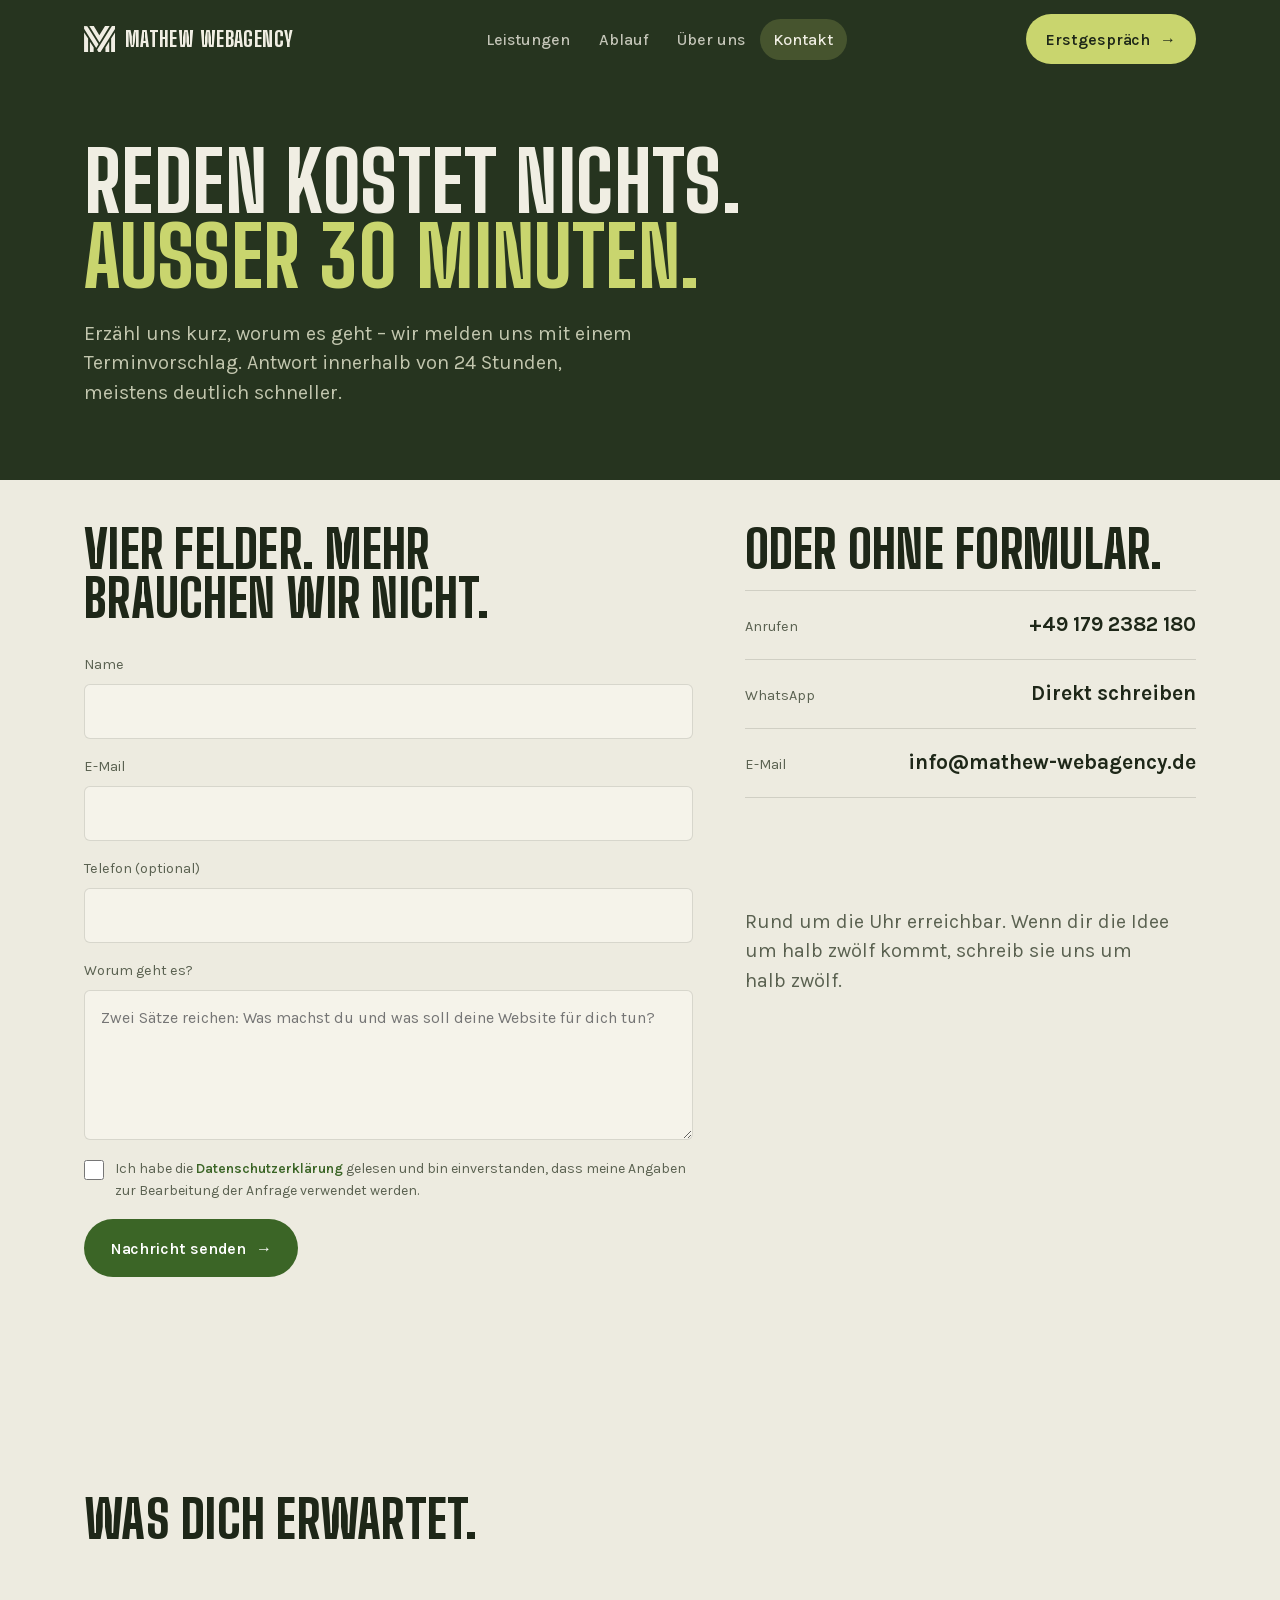
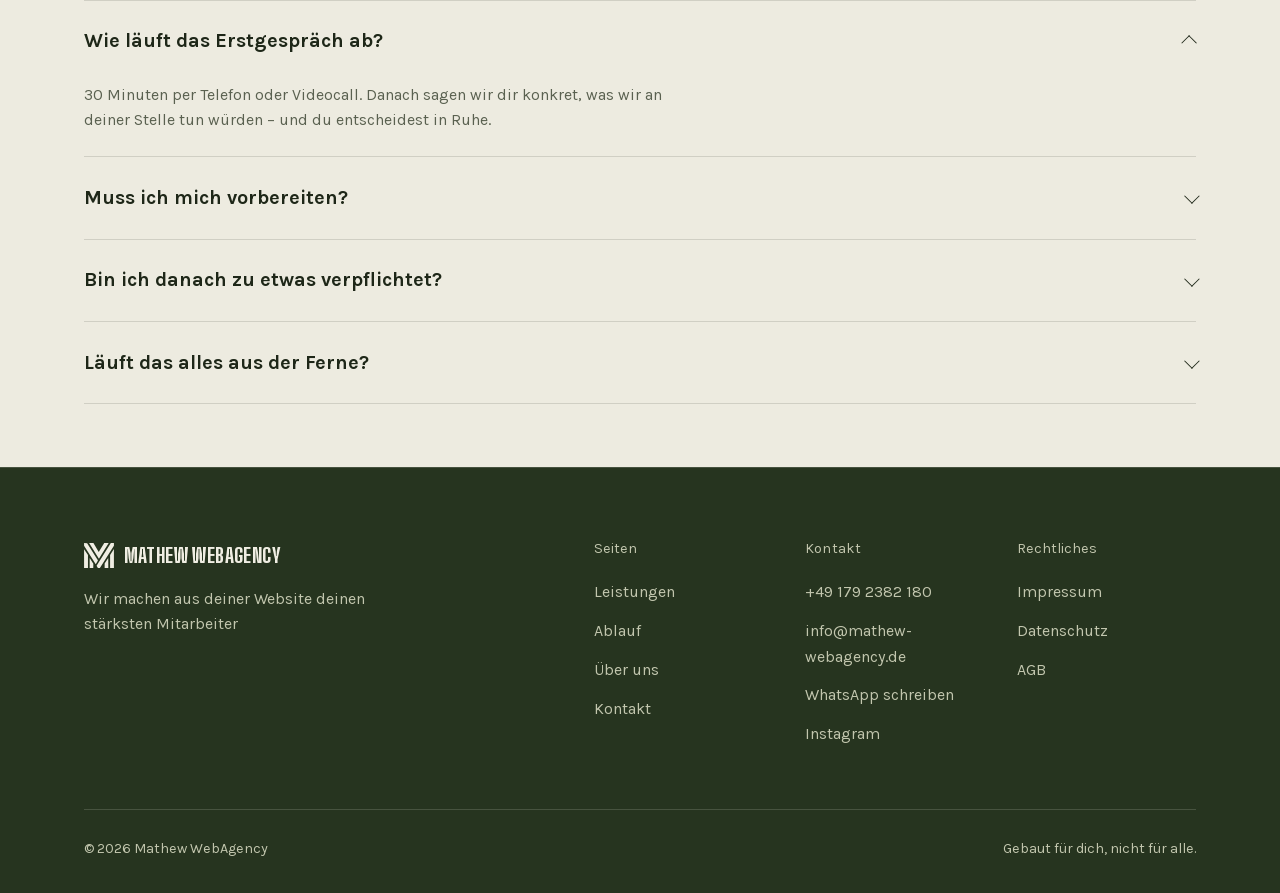
<file: kontakt.html>
<!DOCTYPE html>
<html lang="de">
<head>
<meta charset="utf-8">
<meta name="viewport" content="width=device-width, initial-scale=1">
<title>Kontakt – Webdesign aus Selm | Mathew WebAgency</title>
<meta name="description" content="Kostenloses Erstgespräch – aus Selm, für Betriebe in Lünen, Werne, Dortmund und überall sonst. Antwort innerhalb von 24 Stunden, auch per WhatsApp.">
<link rel="canonical" href="https://mathew-webagency.de/kontakt.html">
<meta name="theme-color" content="#26341F">

<meta property="og:type" content="website">
<meta property="og:locale" content="de_DE">
<meta property="og:site_name" content="Mathew WebAgency">
<meta property="og:title" content="Kontakt – Webdesign aus Selm | Mathew WebAgency">
<meta property="og:description" content="Kostenloses Erstgespräch – aus Selm, für Betriebe in Lünen, Werne, Dortmund und überall sonst. Antwort innerhalb von 24 Stunden, auch per WhatsApp.">
<meta property="og:url" content="https://mathew-webagency.de/kontakt.html">
<meta property="og:image" content="https://mathew-webagency.de/assets/img/og-image.png?v=20260925">
<meta property="og:image:width" content="1200">
<meta property="og:image:height" content="630">
<meta property="og:image:alt" content="Mathew WebAgency – Deine Arbeit ist gut. Deine Website sollte es auch sein.">
<meta property="og:image:type" content="image/png">
<meta name="twitter:card" content="summary_large_image">
<meta name="twitter:image" content="https://mathew-webagency.de/assets/img/og-image.png?v=20260925">

<link rel="icon" href="/favicon.svg" type="image/svg+xml">
<link rel="apple-touch-icon" href="/assets/img/apple-touch-icon.png">
<link rel="manifest" href="/site.webmanifest">

<link rel="preload" href="/assets/fonts/big-shoulders-display-latin.woff2" as="font" type="font/woff2" crossorigin fetchpriority="high">
<link rel="preload" href="/assets/fonts/karla-latin.woff2" as="font" type="font/woff2" crossorigin>
<link rel="stylesheet" href="/assets/css/site.css?v=20261018a">
<script type="application/ld+json">
{
  "@context": "https://schema.org",
  "@type": "ProfessionalService",
  "name": "Mathew WebAgency",
  "description": "Websites, lokale Auffindbarkeit und laufende Betreuung.",
  "url": "https://mathew-webagency.de/",
  "logo": {
    "@type": "ImageObject",
    "url": "https://mathew-webagency.de/assets/img/logo-google.png",
    "width": 512,
    "height": 512
  },
  "email": "info@mathew-webagency.de",
  "telephone": "+491792382180",
  "image": "https://mathew-webagency.de/assets/img/og-image.png?v=20260925",
  "priceRange": "€€",
  "address": {
    "@type": "PostalAddress",
    "streetAddress": "Am Wasserturm 2",
    "postalCode": "59379",
    "addressLocality": "Selm",
    "addressCountry": "DE"
  },
  "areaServed": [
    { "@type": "City", "name": "Selm" },
    { "@type": "City", "name": "Lünen" },
    { "@type": "City", "name": "Werne" },
    { "@type": "City", "name": "Dortmund" },
    { "@type": "City", "name": "Olfen" },
    { "@type": "City", "name": "Nordkirchen" },
    { "@type": "AdministrativeArea", "name": "Kreis Unna" },
    { "@type": "Country", "name": "Deutschland" }
  ],
  "geo": {
    "@type": "GeoCoordinates",
    "latitude": 51.6966,
    "longitude": 7.4700
  },
  "knowsAbout": [
    "Webdesign",
    "Webentwicklung",
    "Lokale Suchmaschinenoptimierung",
    "Google Unternehmensprofil",
    "Website-Betreuung"
  ],
  "makesOffer": [
    {
      "@type": "Offer",
      "itemOffered": {
        "@type": "Service",
        "name": "Webdesign und Umsetzung",
        "description": "Website nach Maß, ohne Baukasten und ohne Vorlage."
      }
    },
    {
      "@type": "Offer",
      "itemOffered": {
        "@type": "Service",
        "name": "Lokale Auffindbarkeit",
        "description": "Auffindbar bei Google in Selm, Lünen, Werne, Dortmund und Umgebung."
      }
    },
    {
      "@type": "Offer",
      "itemOffered": {
        "@type": "Service",
        "name": "Betreuung und Wartung",
        "description": "Hosting, Domain, Wartung und Änderungen zum festen Monatsbetrag."
      }
    }
  ],
  "founder": {
    "@type": "Person",
    "name": "Kian Mathew"
  },
  "openingHoursSpecification": {
    "@type": "OpeningHoursSpecification",
    "dayOfWeek": [
      "Monday",
      "Tuesday",
      "Wednesday",
      "Thursday",
      "Friday",
      "Saturday",
      "Sunday"
    ],
    "opens": "00:00",
    "closes": "23:59"
  },
  "sameAs": [
    "https://www.instagram.com/mathew_webagency/"
  ]
}
</script>
<script type="application/ld+json">
{
  "@context": "https://schema.org",
  "@type": "FAQPage",
  "mainEntity": [
    {
      "@type": "Question",
      "name": "Wie läuft das Erstgespräch ab?",
      "acceptedAnswer": {
        "@type": "Answer",
        "text": "30 Minuten per Telefon oder Videocall. Danach sagen wir dir konkret, was wir an deiner Stelle tun würden – und du entscheidest in Ruhe."
      }
    },
    {
      "@type": "Question",
      "name": "Muss ich mich vorbereiten?",
      "acceptedAnswer": {
        "@type": "Answer",
        "text": "Nein. Es hilft, wenn du weißt, was deine Kunden am häufigsten fragen und welche Aufträge du mehr davon willst – aber auch das finden wir gemeinsam heraus."
      }
    },
    {
      "@type": "Question",
      "name": "Bin ich danach zu etwas verpflichtet?",
      "acceptedAnswer": {
        "@type": "Answer",
        "text": "Nein. Du bekommst nach dem Gespräch ein Festpreis-Angebot und entscheidest ohne Druck. Auch ein Nein ist völlig okay – du behältst in jedem Fall unsere ehrliche Einschätzung."
      }
    },
    {
      "@type": "Question",
      "name": "Läuft das alles aus der Ferne?",
      "acceptedAnswer": {
        "@type": "Answer",
        "text": "Meistens ja: Erstgespräch, Abstimmung und Freigabe laufen über Telefon, Videocall und WhatsApp – Bildschirm teilen, erledigt. Wir sitzen in Selm, und wenn du in Lünen, Werne, Dortmund oder der Umgebung bist, kommen wir zum Kennenlernen auch gern persönlich vorbei. Weiter weg funktioniert es genauso gut komplett aus der Ferne."
      }
    }
  ]
}
</script>
</head>

<body>
<a class="skip" href="#main">Zum Inhalt springen</a>

<header class="hdr on-dark">
  <div class="wrap hdr__in">
    <a class="brand" href="/" aria-label="Mathew WebAgency – Startseite">
      <svg class="brand__mark" viewBox="0 0 100 84" aria-hidden="true" focusable="false"><path d="M0.3 0L10.5 0.5L46.2 57.6L46.1 59.4L39.1 70.5L0.2 9.2ZM0.2 20.5L13.2 40.4L13.2 84L0.2 84ZM17 0L31.4 0L49.1 29.6L67.5 0L82.3 0.3L49.8 52.9ZM18.9 50.2L31.1 69.1L30.9 84L18.9 84ZM89.5 0L99.8 0.2L99.8 8.8L52.6 84L46.7 84L41.9 75.8ZM80.8 49.9L81.1 83.8L68.8 84L68.8 68.6ZM99.7 20.2L99.8 84L87 84L87 40.2Z"/></svg>
      Mathew&nbsp;WebAgency
    </a>

    <nav class="nav" aria-label="Hauptnavigation">
      <a href="/leistungen.html">Leistungen</a>
      <a href="/ablauf.html">Ablauf</a>
      <a href="/ueber-uns.html">Über uns</a>
      <a href="/kontakt.html" aria-current="page">Kontakt</a>
    </nav>

    <div class="hdr__cta">
      <a class="btn" href="/kontakt.html">Erstgespräch <span class="btn__arrow" aria-hidden="true">→</span></a>
      <button class="burger" type="button" aria-expanded="false" aria-controls="mnav" aria-label="Menü öffnen">
        <span></span><span></span>
      </button>
    </div>
  </div>
</header>

<div class="mnav" id="mnav" aria-hidden="true" inert>
  <ul class="mnav__list">
    <li><a href="/leistungen.html">Leistungen</a></li>
    <li><a href="/ablauf.html">Ablauf</a></li>
    <li><a href="/ueber-uns.html">Über uns</a></li>
    <li><a href="/kontakt.html" aria-current="page">Kontakt</a></li>
  </ul>
  <div class="mnav__foot">
    <a class="btn" href="/kontakt.html">Kostenloses Erstgespräch <span class="btn__arrow" aria-hidden="true">→</span></a>
    <a href="tel:+491792382180">+49 179 2382 180</a>
    <a href="mailto:info@mathew-webagency.de">info@mathew-webagency.de</a>
    <a href="https://www.instagram.com/mathew_webagency/" rel="noopener">Instagram @mathew_webagency</a>
  </div>
</div>

<main id="main">

  <section class="phead band--ink">
    <div class="wrap">
      <h1>Reden kostet nichts. <span class="claim-b">Außer 30 Minuten.</span></h1>
      <p class="lead">Erzähl uns kurz, worum es geht – wir melden uns mit einem Terminvorschlag. Antwort innerhalb von 24&nbsp;Stunden, meistens deutlich schneller.</p>
    </div>
  </section>

  <section class="band">
    <div class="wrap">
      <div class="split">
        <div>
          <h2 class="display-m">Vier Felder. Mehr brauchen wir nicht.</h2>

          <form class="form" method="POST" action="https://formspree.io/f/myeglzod" style="margin-top:2rem">
            <label class="field">
              <span>Name</span>
              <input type="text" name="name" autocomplete="name" required>
            </label>
            <label class="field">
              <span>E-Mail</span>
              <input type="email" name="email" autocomplete="email" required>
            </label>
            <label class="field">
              <span>Telefon (optional)</span>
              <input type="tel" name="telefon" autocomplete="tel">
            </label>
            <label class="field">
              <span>Worum geht es?</span>
              <textarea name="nachricht" required placeholder="Zwei Sätze reichen: Was machst du und was soll deine Website für dich tun?"></textarea>
            </label>

            <label class="check">
              <input type="checkbox" name="datenschutz" required>
              <span>Ich habe die <a href="/datenschutz.html">Datenschutzerklärung</a> gelesen und bin einverstanden, dass meine Angaben zur Bearbeitung der Anfrage verwendet werden.</span>
            </label>

            <p class="hp"><label>Bitte leer lassen <input type="text" name="_gotcha" tabindex="-1" autocomplete="off"></label></p>

            <div class="btn-row">
              <button class="btn" type="submit">Nachricht senden <span class="btn__arrow" aria-hidden="true">→</span></button>
            </div>
            <p class="form__status" role="status"></p>
          </form>
        </div>

        <div class="split__side">
          <h2 class="display-m">Oder ohne Formular.</h2>
          <div class="direct">
            <a class="rev" href="tel:+491792382180"><b>Anrufen</b><span>+49 179 2382 180</span></a>
            <a class="rev" data-rev-delay="0.07" href="https://wa.me/491792382180" rel="noopener"><b>WhatsApp</b><span>Direkt schreiben</span></a>
            <a class="rev" data-rev-delay="0.14" href="mailto:info@mathew-webagency.de"><b>E-Mail</b><span>info@mathew-webagency.de</span></a>
            <a class="rev" data-rev-delay="0.21" href="https://www.instagram.com/mathew_webagency/" rel="noopener"><b>Instagram</b><span>@mathew_webagency</span></a>
          </div>
          <p class="lead" style="margin-top:1.5rem">Rund um die Uhr erreichbar. Wenn dir die Idee um halb zwölf kommt, schreib sie uns um halb zwölf.</p>
        </div>
      </div>
    </div>
  </section>

  <section class="band band--tight">
    <div class="wrap">
      <div class="split">
        <div>
          <h2 class="display-m">Was dich erwartet.</h2>
        </div>
      </div>

      <div class="faq">
        <details open>
          <summary>Wie läuft das Erstgespräch ab?</summary>
          <p>30 Minuten per Telefon oder Videocall. Danach sagen wir dir konkret, was wir an deiner Stelle tun würden – und du entscheidest in Ruhe.</p>
        </details>
        <details>
          <summary>Muss ich mich vorbereiten?</summary>
          <p>Nein. Es hilft, wenn du weißt, was deine Kunden am häufigsten fragen und welche Aufträge du mehr davon willst – aber auch das finden wir gemeinsam heraus.</p>
        </details>
        <details>
          <summary>Bin ich danach zu etwas verpflichtet?</summary>
          <p>Nein. Du bekommst nach dem Gespräch ein Festpreis-Angebot und entscheidest ohne Druck. Auch ein Nein ist völlig okay – du behältst in jedem Fall unsere ehrliche Einschätzung.</p>
        </details>
        <details>
          <summary>Läuft das alles aus der Ferne?</summary>
          <p>Meistens ja: Erstgespräch, Abstimmung und Freigabe laufen über Telefon, Videocall und WhatsApp – Bildschirm teilen, erledigt. Wir sitzen in Selm, und wenn du in Lünen, Werne, Dortmund oder der Umgebung bist, kommen wir zum Kennenlernen auch gern persönlich vorbei. Weiter weg funktioniert es genauso gut komplett aus der Ferne.</p>
        </details>
      </div>
    </div>
  </section>

</main>

<footer class="ftr">
  <div class="wrap">
    <div class="ftr__top">
      <div class="ftr__brand">
        <span class="brand">
          <svg class="brand__mark" viewBox="0 0 100 84" aria-hidden="true" focusable="false"><path d="M0.3 0L10.5 0.5L46.2 57.6L46.1 59.4L39.1 70.5L0.2 9.2ZM0.2 20.5L13.2 40.4L13.2 84L0.2 84ZM17 0L31.4 0L49.1 29.6L67.5 0L82.3 0.3L49.8 52.9ZM18.9 50.2L31.1 69.1L30.9 84L18.9 84ZM89.5 0L99.8 0.2L99.8 8.8L52.6 84L46.7 84L41.9 75.8ZM80.8 49.9L81.1 83.8L68.8 84L68.8 68.6ZM99.7 20.2L99.8 84L87 84L87 40.2Z"/></svg>
          Mathew&nbsp;WebAgency
        </span>
        <p>Wir machen aus deiner Website deinen stärksten Mitarbeiter</p>
      </div>

      <div class="ftr__cols">
        <div>
          <h2>Seiten</h2>
          <ul>
            <li><a href="/leistungen.html">Leistungen</a></li>
            <li><a href="/ablauf.html">Ablauf</a></li>
            <li><a href="/ueber-uns.html">Über uns</a></li>
            <li><a href="/kontakt.html">Kontakt</a></li>
          </ul>
        </div>
        <div>
          <h2>Kontakt</h2>
          <ul>
            <li><a href="tel:+491792382180">+49 179 2382 180</a></li>
            <li><a href="mailto:info@mathew-webagency.de">info@mathew-webagency.de</a></li>
            <li><a href="https://wa.me/491792382180" rel="noopener">WhatsApp schreiben</a></li>
            <li><a href="https://www.instagram.com/mathew_webagency/" rel="noopener">Instagram</a></li>
          </ul>
        </div>
        <div>
          <h2>Rechtliches</h2>
          <ul>
            <li><a href="/impressum.html">Impressum</a></li>
            <li><a href="/datenschutz.html">Datenschutz</a></li>
            <li><a href="/agb.html">AGB</a></li>
          </ul>
        </div>
      </div>
    </div>

    <div class="ftr__bottom">
      <span>&copy; <span data-jahr>2026</span> Mathew WebAgency</span>
      <span>Gebaut für dich, nicht für alle.</span>
    </div>
  </div>
</footer>

<script src="/assets/js/gsap.min.js" defer></script>
<script src="/assets/js/lenis.min.js" defer></script>
<script src="/assets/js/site.js?v=20261018a" defer></script>
</body>
</html>
</file>
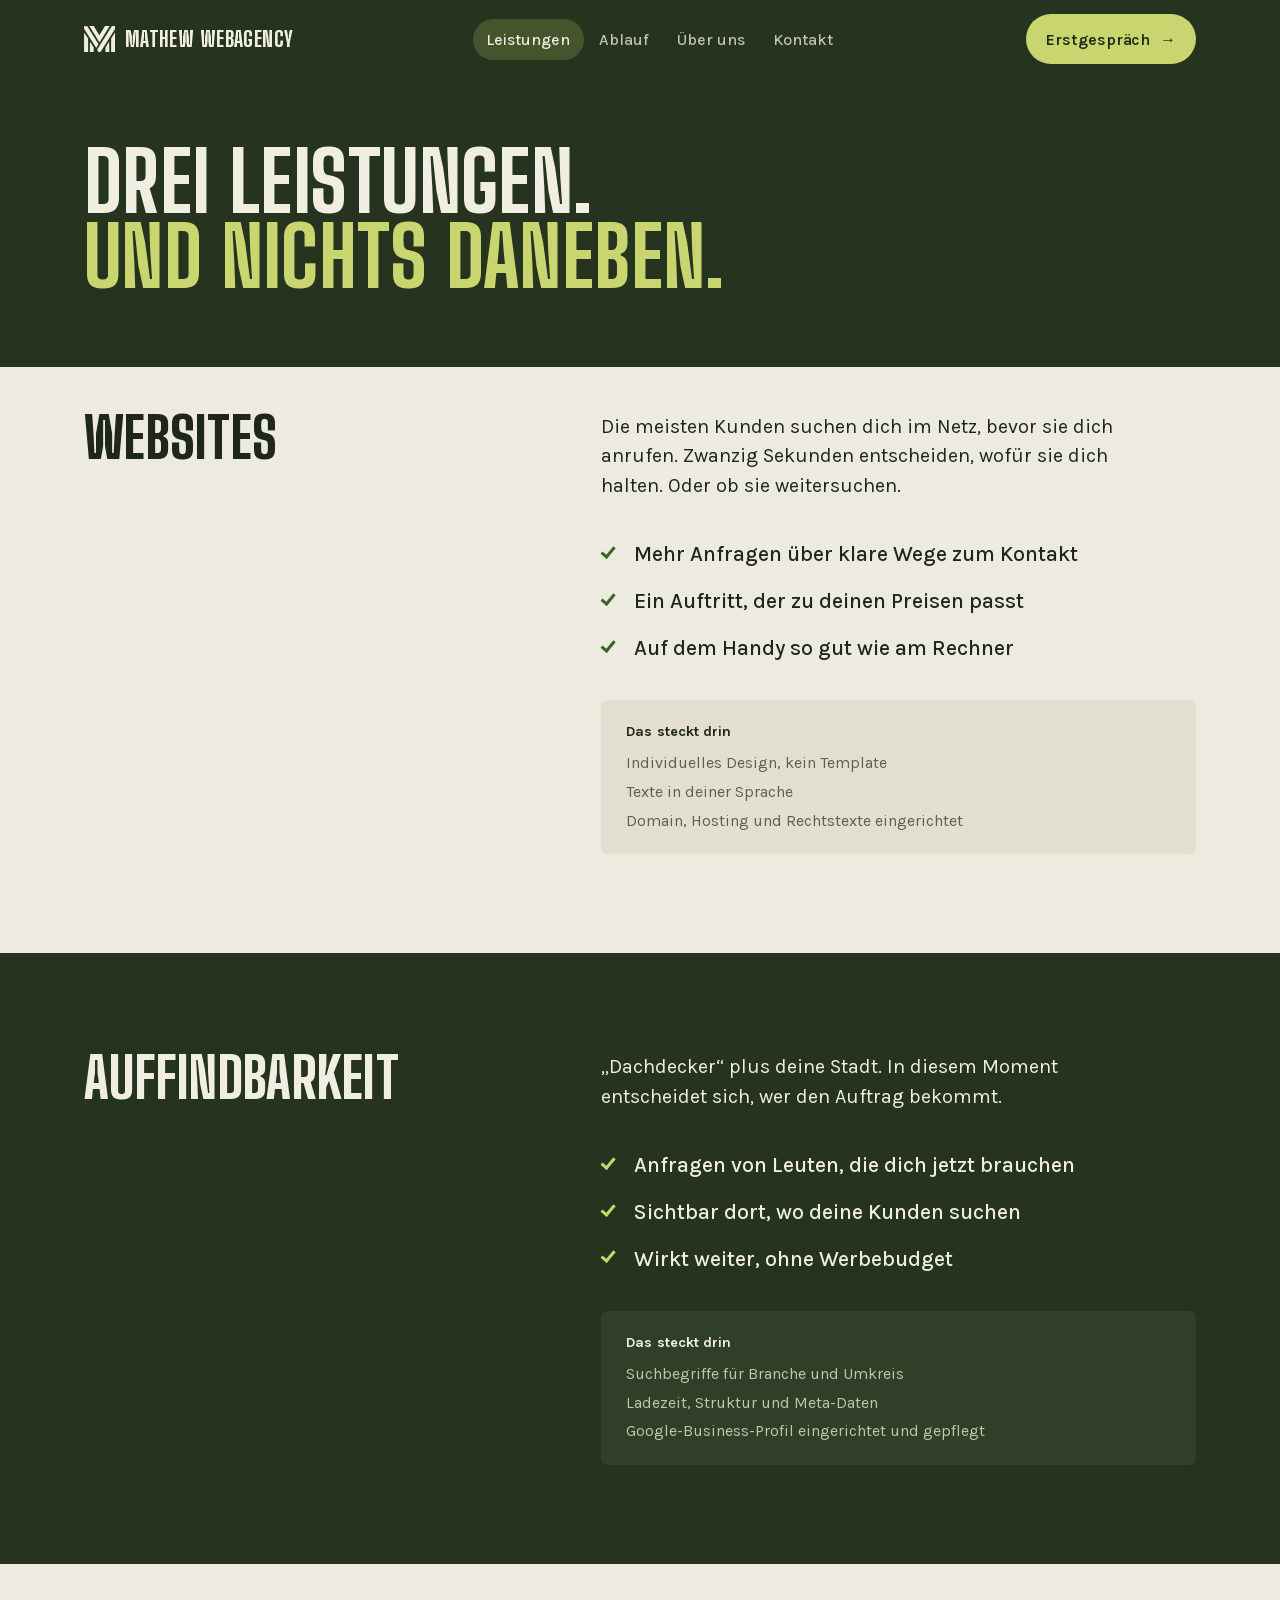
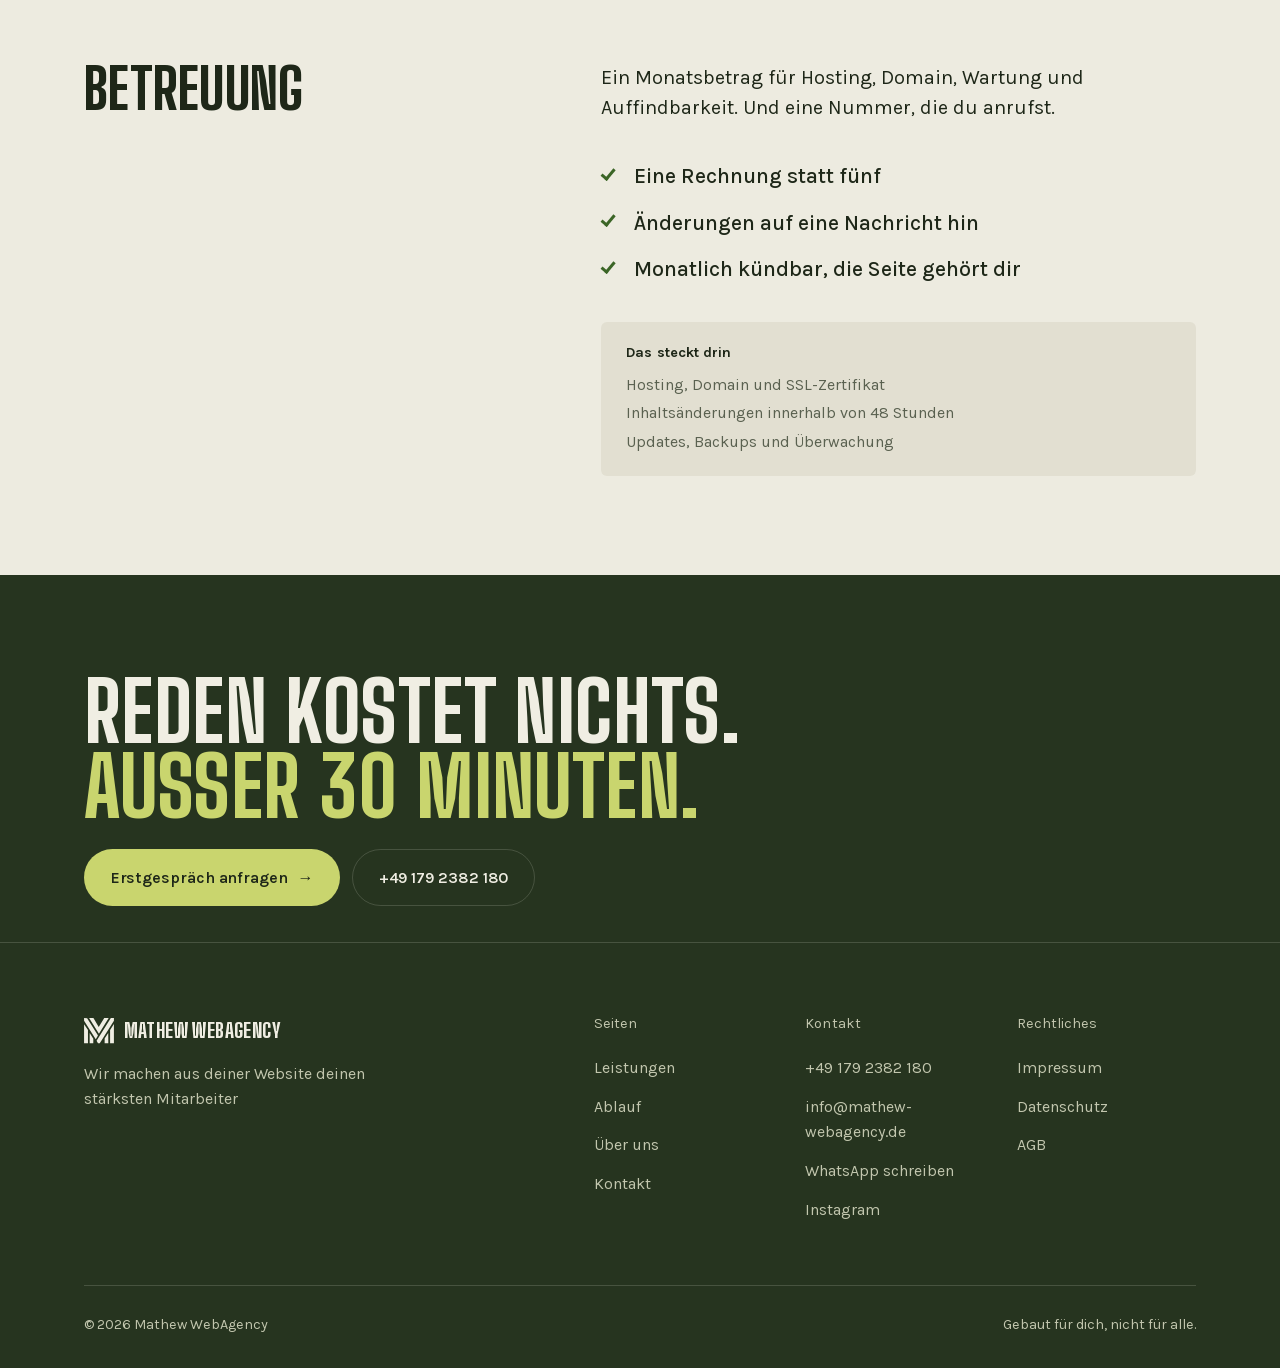
<file: leistungen.html>
<!DOCTYPE html>
<html lang="de">
<head>
<meta charset="utf-8">
<meta name="viewport" content="width=device-width, initial-scale=1">
<title>Webdesign und Auffindbarkeit bei Google | Mathew WebAgency</title>
<meta name="description" content="Website, lokale Auffindbarkeit bei Google und laufende Betreuung – alles aus einer Hand. Aus Selm, für Betriebe in Lünen, Werne, Dortmund und darüber hinaus.">
<link rel="canonical" href="https://mathew-webagency.de/leistungen.html">
<meta name="theme-color" content="#26341F">

<meta property="og:type" content="website">
<meta property="og:locale" content="de_DE">
<meta property="og:site_name" content="Mathew WebAgency">
<meta property="og:title" content="Webdesign und Auffindbarkeit bei Google | Mathew WebAgency">
<meta property="og:description" content="Website, lokale Auffindbarkeit bei Google und laufende Betreuung – alles aus einer Hand. Aus Selm, für Betriebe in Lünen, Werne, Dortmund und darüber hinaus.">
<meta property="og:url" content="https://mathew-webagency.de/leistungen.html">
<meta property="og:image" content="https://mathew-webagency.de/assets/img/og-image.png?v=20260925">
<meta property="og:image:width" content="1200">
<meta property="og:image:height" content="630">
<meta property="og:image:alt" content="Mathew WebAgency – Deine Arbeit ist gut. Deine Website sollte es auch sein.">
<meta property="og:image:type" content="image/png">
<meta name="twitter:card" content="summary_large_image">
<meta name="twitter:image" content="https://mathew-webagency.de/assets/img/og-image.png?v=20260925">

<link rel="icon" href="/favicon.svg" type="image/svg+xml">
<link rel="apple-touch-icon" href="/assets/img/apple-touch-icon.png">
<link rel="manifest" href="/site.webmanifest">

<link rel="preload" href="/assets/fonts/big-shoulders-display-latin.woff2" as="font" type="font/woff2" crossorigin fetchpriority="high">
<link rel="preload" href="/assets/fonts/karla-latin.woff2" as="font" type="font/woff2" crossorigin>
<link rel="stylesheet" href="/assets/css/site.css?v=20261018a">
<script type="application/ld+json">
{
  "@context": "https://schema.org",
  "@type": "ItemList",
  "itemListElement": [
    {
      "@type": "ListItem",
      "position": 1,
      "item": {
        "@type": "Service",
        "name": "Webdesign und Umsetzung",
        "description": "Website nach Maß, geplant und umgesetzt aus einer Hand. Ohne Baukasten, ohne Vorlage.",
        "provider": { "@id": "https://mathew-webagency.de/#organisation" },
        "areaServed": [
          { "@type": "City", "name": "Selm" },
          { "@type": "City", "name": "Lünen" },
          { "@type": "City", "name": "Werne" },
          { "@type": "City", "name": "Dortmund" },
          { "@type": "Country", "name": "Deutschland" }
        ]
      }
    },
    {
      "@type": "ListItem",
      "position": 2,
      "item": {
        "@type": "Service",
        "name": "Lokale Auffindbarkeit",
        "description": "Auffindbar bei Google – Unternehmensprofil, strukturierte Daten und Ortsbezug.",
        "provider": { "@id": "https://mathew-webagency.de/#organisation" }
      }
    },
    {
      "@type": "ListItem",
      "position": 3,
      "item": {
        "@type": "Service",
        "name": "Betreuung und Wartung",
        "description": "Hosting, Domain, Wartung und Änderungen zum festen Monatsbetrag.",
        "provider": { "@id": "https://mathew-webagency.de/#organisation" }
      }
    }
  ]
}
</script>
</head>

<body>
<a class="skip" href="#main">Zum Inhalt springen</a>

<header class="hdr on-dark">
  <div class="wrap hdr__in">
    <a class="brand" href="/" aria-label="Mathew WebAgency – Startseite">
      <svg class="brand__mark" viewBox="0 0 100 84" aria-hidden="true" focusable="false"><path d="M0.3 0L10.5 0.5L46.2 57.6L46.1 59.4L39.1 70.5L0.2 9.2ZM0.2 20.5L13.2 40.4L13.2 84L0.2 84ZM17 0L31.4 0L49.1 29.6L67.5 0L82.3 0.3L49.8 52.9ZM18.9 50.2L31.1 69.1L30.9 84L18.9 84ZM89.5 0L99.8 0.2L99.8 8.8L52.6 84L46.7 84L41.9 75.8ZM80.8 49.9L81.1 83.8L68.8 84L68.8 68.6ZM99.7 20.2L99.8 84L87 84L87 40.2Z"/></svg>
      Mathew&nbsp;WebAgency
    </a>

    <nav class="nav" aria-label="Hauptnavigation">
      <a href="/leistungen.html" aria-current="page">Leistungen</a>
      <a href="/ablauf.html">Ablauf</a>
      <a href="/ueber-uns.html">Über uns</a>
      <a href="/kontakt.html">Kontakt</a>
    </nav>

    <div class="hdr__cta">
      <a class="btn" href="/kontakt.html">Erstgespräch <span class="btn__arrow" aria-hidden="true">→</span></a>
      <button class="burger" type="button" aria-expanded="false" aria-controls="mnav" aria-label="Menü öffnen">
        <span></span><span></span>
      </button>
    </div>
  </div>
</header>

<div class="mnav" id="mnav" aria-hidden="true" inert>
  <ul class="mnav__list">
    <li><a href="/leistungen.html" aria-current="page">Leistungen</a></li>
    <li><a href="/ablauf.html">Ablauf</a></li>
    <li><a href="/ueber-uns.html">Über uns</a></li>
    <li><a href="/kontakt.html">Kontakt</a></li>
  </ul>
  <div class="mnav__foot">
    <a class="btn" href="/kontakt.html">Kostenloses Erstgespräch <span class="btn__arrow" aria-hidden="true">→</span></a>
    <a href="tel:+491792382180">+49 179 2382 180</a>
    <a href="mailto:info@mathew-webagency.de">info@mathew-webagency.de</a>
    <a href="https://www.instagram.com/mathew_webagency/" rel="noopener">Instagram @mathew_webagency</a>
  </div>
</div>

<main id="main">

  <section class="phead band--ink">
    <div class="wrap">
      <h1>Drei Leistungen. <span class="claim-b">Und nichts daneben.</span></h1>
    </div>
  </section>

  <section class="band" id="websites">
    <div class="wrap">
      <div class="lvx">
        <div class="lvx__name">
          <h2>Websites</h2>
        </div>

        <div class="lvx__body">
          <p class="lead">Die meisten Kunden suchen dich im Netz, bevor sie dich anrufen. Zwanzig Sekunden entscheiden, wofür sie dich halten. Oder ob sie weitersuchen.</p>

          <h3 class="vh">Das hast du davon</h3>
          <ul class="lvx__list lvx__list--nutzen">
            <li class="rev" data-rev-delay="0.00">Mehr Anfragen über klare Wege zum Kontakt</li>
            <li class="rev" data-rev-delay="0.06">Ein Auftritt, der zu deinen Preisen passt</li>
            <li class="rev" data-rev-delay="0.12">Auf dem Handy so gut wie am Rechner</li>
          </ul>

          <div class="lvx__pack">
            <h3 class="lvx__label">Das steckt drin</h3>
            <ul class="lvx__list">
              <li>Individuelles Design, kein Template</li>
              <li>Texte in deiner Sprache</li>
              <li>Domain, Hosting und Rechtstexte eingerichtet</li>
            </ul>
          </div>
        </div>
      </div>
    </div>
  </section>

  <section class="band band--ink" id="auffindbarkeit">
    <div class="wrap">
      <div class="lvx">
        <div class="lvx__name">
          <h2>Auffindbarkeit</h2>
        </div>

        <div class="lvx__body">
          <p class="lead">&bdquo;Dachdecker&ldquo; plus deine Stadt. In diesem Moment entscheidet sich, wer den Auftrag bekommt.</p>

          <h3 class="vh">Das hast du davon</h3>
          <ul class="lvx__list lvx__list--nutzen">
            <li class="rev" data-rev-delay="0.00">Anfragen von Leuten, die dich jetzt brauchen</li>
            <li class="rev" data-rev-delay="0.06">Sichtbar dort, wo deine Kunden suchen</li>
            <li class="rev" data-rev-delay="0.12">Wirkt weiter, ohne Werbebudget</li>
          </ul>

          <div class="lvx__pack">
            <h3 class="lvx__label">Das steckt drin</h3>
            <ul class="lvx__list">
              <li>Suchbegriffe für Branche und Umkreis</li>
              <li>Ladezeit, Struktur und Meta-Daten</li>
              <li>Google-Business-Profil eingerichtet und gepflegt</li>
            </ul>
          </div>
        </div>
      </div>
    </div>
  </section>

  <section class="band" id="betreuung">
    <div class="wrap">
      <div class="lvx">
        <div class="lvx__name">
          <h2>Betreuung</h2>
        </div>

        <div class="lvx__body">
          <p class="lead">Ein Monatsbetrag für Hosting, Domain, Wartung und Auffindbarkeit. Und eine Nummer, die du anrufst.</p>

          <h3 class="vh">Das hast du davon</h3>
          <ul class="lvx__list lvx__list--nutzen">
            <li class="rev" data-rev-delay="0.00">Eine Rechnung statt fünf</li>
            <li class="rev" data-rev-delay="0.06">Änderungen auf eine Nachricht hin</li>
            <li class="rev" data-rev-delay="0.12">Monatlich kündbar, die Seite gehört dir</li>
          </ul>

          <div class="lvx__pack">
            <h3 class="lvx__label">Das steckt drin</h3>
            <ul class="lvx__list">
              <li>Hosting, Domain und SSL-Zertifikat</li>
              <li>Inhaltsänderungen innerhalb von 48&nbsp;Stunden</li>
              <li>Updates, Backups und Überwachung</li>
            </ul>
          </div>
        </div>
      </div>
    </div>
  </section>

  <section class="band band--ink">
    <div class="wrap finale">
      <h2>Reden kostet nichts. <span class="claim-b">Außer 30 Minuten.</span></h2>
      <div class="btn-row">
        <a class="btn" href="/kontakt.html">Erstgespräch anfragen <span class="btn__arrow" aria-hidden="true">→</span></a>
        <a class="btn btn--ghost" href="tel:+491792382180">+49 179 2382 180</a>
      </div>
    </div>
  </section>

</main>

<footer class="ftr">
  <div class="wrap">
    <div class="ftr__top">
      <div class="ftr__brand">
        <span class="brand">
          <svg class="brand__mark" viewBox="0 0 100 84" aria-hidden="true" focusable="false"><path d="M0.3 0L10.5 0.5L46.2 57.6L46.1 59.4L39.1 70.5L0.2 9.2ZM0.2 20.5L13.2 40.4L13.2 84L0.2 84ZM17 0L31.4 0L49.1 29.6L67.5 0L82.3 0.3L49.8 52.9ZM18.9 50.2L31.1 69.1L30.9 84L18.9 84ZM89.5 0L99.8 0.2L99.8 8.8L52.6 84L46.7 84L41.9 75.8ZM80.8 49.9L81.1 83.8L68.8 84L68.8 68.6ZM99.7 20.2L99.8 84L87 84L87 40.2Z"/></svg>
          Mathew&nbsp;WebAgency
        </span>
        <p>Wir machen aus deiner Website deinen stärksten Mitarbeiter</p>
      </div>

      <div class="ftr__cols">
        <div>
          <h2>Seiten</h2>
          <ul>
            <li><a href="/leistungen.html">Leistungen</a></li>
            <li><a href="/ablauf.html">Ablauf</a></li>
            <li><a href="/ueber-uns.html">Über uns</a></li>
            <li><a href="/kontakt.html">Kontakt</a></li>
          </ul>
        </div>
        <div>
          <h2>Kontakt</h2>
          <ul>
            <li><a href="tel:+491792382180">+49 179 2382 180</a></li>
            <li><a href="mailto:info@mathew-webagency.de">info@mathew-webagency.de</a></li>
            <li><a href="https://wa.me/491792382180" rel="noopener">WhatsApp schreiben</a></li>
            <li><a href="https://www.instagram.com/mathew_webagency/" rel="noopener">Instagram</a></li>
          </ul>
        </div>
        <div>
          <h2>Rechtliches</h2>
          <ul>
            <li><a href="/impressum.html">Impressum</a></li>
            <li><a href="/datenschutz.html">Datenschutz</a></li>
            <li><a href="/agb.html">AGB</a></li>
          </ul>
        </div>
      </div>
    </div>

    <div class="ftr__bottom">
      <span>&copy; <span data-jahr>2026</span> Mathew WebAgency</span>
      <span>Gebaut für dich, nicht für alle.</span>
    </div>
  </div>
</footer>

<!-- Knopf im Daumenbereich (nur Handy): erscheint, sobald der Knopf im
     Seitenkopf aus dem Bild ist, und tritt beim Schlussaufruf zurück. -->
<div class="dock" data-dock inert>
  <a class="btn" href="/kontakt.html">Erstgespräch anfragen <span class="btn__arrow" aria-hidden="true">→</span></a>
  <span class="dock__note">30 Min. &middot; kostenlos</span>
</div>

<script src="/assets/js/gsap.min.js" defer></script>
<script src="/assets/js/lenis.min.js" defer></script>
<script src="/assets/js/site.js?v=20261018a" defer></script>
</body>
</html>
</file>
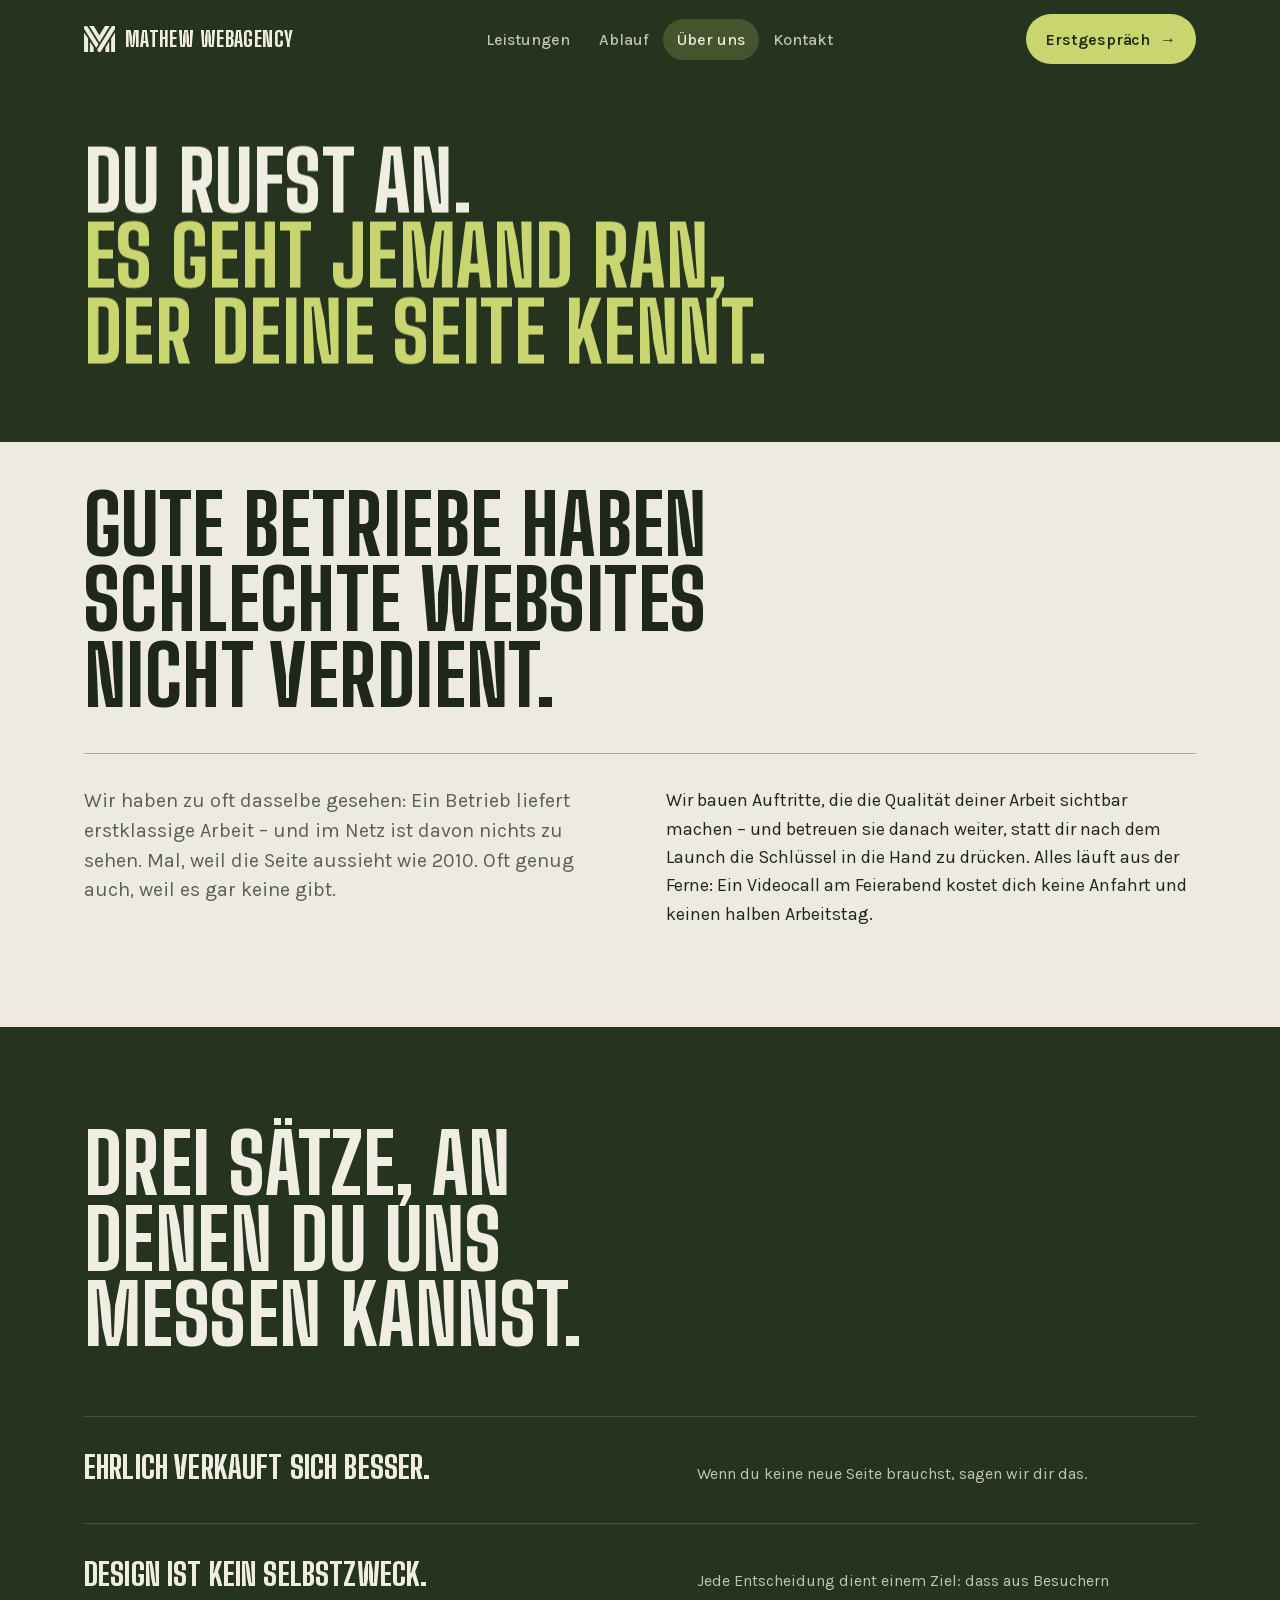
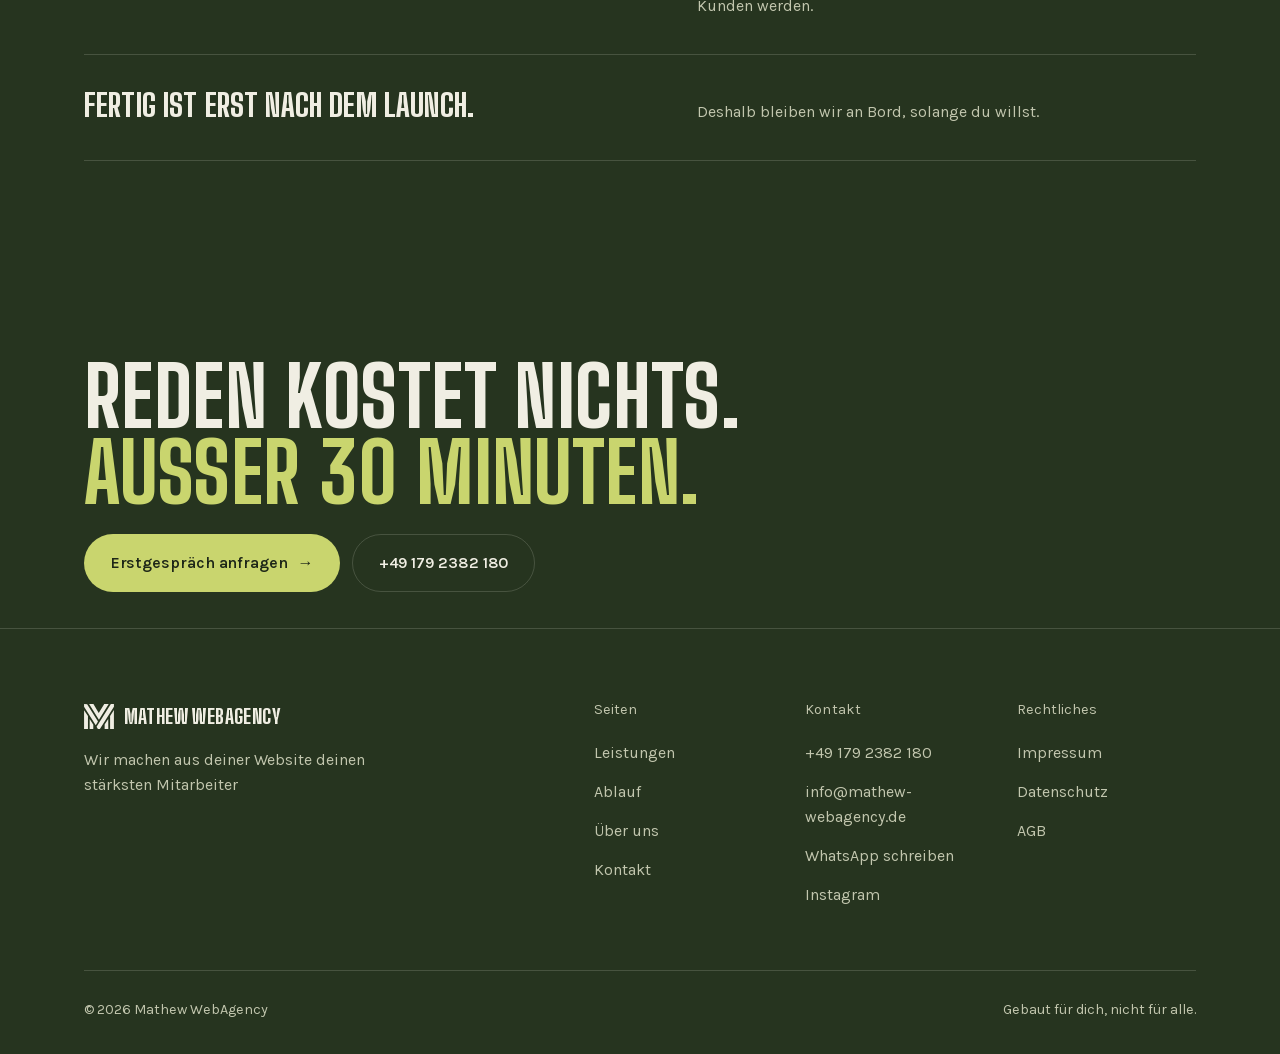
<file: ueber-uns.html>
<!DOCTYPE html>
<html lang="de">
<head>
<meta charset="utf-8">
<meta name="viewport" content="width=device-width, initial-scale=1">
<title>Über uns – Webdesign-Agentur aus Selm | Mathew WebAgency</title>
<meta name="description" content="Webdesign-Agentur aus Selm: klein, schnell und erreichbar. Warum es uns gibt, wie wir arbeiten und woran du uns messen kannst.">
<link rel="canonical" href="https://mathew-webagency.de/ueber-uns.html">
<meta name="theme-color" content="#26341F">

<meta property="og:type" content="website">
<meta property="og:locale" content="de_DE">
<meta property="og:site_name" content="Mathew WebAgency">
<meta property="og:title" content="Über uns – Webdesign-Agentur aus Selm | Mathew WebAgency">
<meta property="og:description" content="Webdesign-Agentur aus Selm: klein, schnell und erreichbar. Warum es uns gibt, wie wir arbeiten und woran du uns messen kannst.">
<meta property="og:url" content="https://mathew-webagency.de/ueber-uns.html">
<meta property="og:image" content="https://mathew-webagency.de/assets/img/og-image.png?v=20260925">
<meta property="og:image:width" content="1200">
<meta property="og:image:height" content="630">
<meta property="og:image:alt" content="Mathew WebAgency – Deine Arbeit ist gut. Deine Website sollte es auch sein.">
<meta property="og:image:type" content="image/png">
<meta name="twitter:card" content="summary_large_image">
<meta name="twitter:image" content="https://mathew-webagency.de/assets/img/og-image.png?v=20260925">

<link rel="icon" href="/favicon.svg" type="image/svg+xml">
<link rel="apple-touch-icon" href="/assets/img/apple-touch-icon.png">
<link rel="manifest" href="/site.webmanifest">

<link rel="preload" href="/assets/fonts/big-shoulders-display-latin.woff2" as="font" type="font/woff2" crossorigin fetchpriority="high">
<link rel="preload" href="/assets/fonts/karla-latin.woff2" as="font" type="font/woff2" crossorigin>
<link rel="stylesheet" href="/assets/css/site.css?v=20261018a">
</head>

<body>
<a class="skip" href="#main">Zum Inhalt springen</a>

<header class="hdr on-dark">
  <div class="wrap hdr__in">
    <a class="brand" href="/" aria-label="Mathew WebAgency – Startseite">
      <svg class="brand__mark" viewBox="0 0 100 84" aria-hidden="true" focusable="false"><path d="M0.3 0L10.5 0.5L46.2 57.6L46.1 59.4L39.1 70.5L0.2 9.2ZM0.2 20.5L13.2 40.4L13.2 84L0.2 84ZM17 0L31.4 0L49.1 29.6L67.5 0L82.3 0.3L49.8 52.9ZM18.9 50.2L31.1 69.1L30.9 84L18.9 84ZM89.5 0L99.8 0.2L99.8 8.8L52.6 84L46.7 84L41.9 75.8ZM80.8 49.9L81.1 83.8L68.8 84L68.8 68.6ZM99.7 20.2L99.8 84L87 84L87 40.2Z"/></svg>
      Mathew&nbsp;WebAgency
    </a>

    <nav class="nav" aria-label="Hauptnavigation">
      <a href="/leistungen.html">Leistungen</a>
      <a href="/ablauf.html">Ablauf</a>
      <a href="/ueber-uns.html" aria-current="page">Über uns</a>
      <a href="/kontakt.html">Kontakt</a>
    </nav>

    <div class="hdr__cta">
      <a class="btn" href="/kontakt.html">Erstgespräch <span class="btn__arrow" aria-hidden="true">→</span></a>
      <button class="burger" type="button" aria-expanded="false" aria-controls="mnav" aria-label="Menü öffnen">
        <span></span><span></span>
      </button>
    </div>
  </div>
</header>

<div class="mnav" id="mnav" aria-hidden="true" inert>
  <ul class="mnav__list">
    <li><a href="/leistungen.html">Leistungen</a></li>
    <li><a href="/ablauf.html">Ablauf</a></li>
    <li><a href="/ueber-uns.html" aria-current="page">Über uns</a></li>
    <li><a href="/kontakt.html">Kontakt</a></li>
  </ul>
  <div class="mnav__foot">
    <a class="btn" href="/kontakt.html">Kostenloses Erstgespräch <span class="btn__arrow" aria-hidden="true">→</span></a>
    <a href="tel:+491792382180">+49 179 2382 180</a>
    <a href="mailto:info@mathew-webagency.de">info@mathew-webagency.de</a>
    <a href="https://www.instagram.com/mathew_webagency/" rel="noopener">Instagram @mathew_webagency</a>
  </div>
</div>

<main id="main">

  <section class="phead band--ink">
    <div class="wrap">
      <h1>Du rufst an. <span class="claim-b">Es geht jemand ran, der deine Seite kennt.</span></h1>
    </div>
  </section>

  <section class="band">
    <div class="wrap">
      <div class="thesis">
        <h2 class="display-l">Gute Betriebe haben schlechte Websites nicht verdient.</h2>
        <div class="thesis__body">
          <p class="lead rev">Wir haben zu oft dasselbe gesehen: Ein Betrieb liefert erstklassige Arbeit – und im Netz ist davon nichts zu sehen. Mal, weil die Seite aussieht wie 2010. Oft genug auch, weil es gar keine gibt.</p>
          <p class="rev" data-rev-delay="0.08">Wir bauen Auftritte, die die Qualität deiner Arbeit sichtbar machen – und betreuen sie danach weiter, statt dir nach dem Launch die Schlüssel in die Hand zu drücken. Alles läuft aus der Ferne: Ein Videocall am Feierabend kostet dich keine Anfahrt und keinen halben Arbeitstag.</p>
        </div>
      </div>
    </div>
  </section>

  <section class="band band--ink">
    <div class="wrap">
      <div class="split">
        <div>
          <h2 class="display-l">Drei Sätze, an denen du uns messen kannst.</h2>
        </div>
      </div>

      <ol class="tenets">
        <li class="tenet rev">
          <h3>Ehrlich verkauft sich besser.</h3>
          <p>Wenn du keine neue Seite brauchst, sagen wir dir das.</p>
        </li>
        <li class="tenet rev" data-rev-delay="0.08">
          <h3>Design ist kein Selbstzweck.</h3>
          <p>Jede Entscheidung dient einem Ziel: dass aus Besuchern Kunden werden.</p>
        </li>
        <li class="tenet rev" data-rev-delay="0.16">
          <h3>Fertig ist erst nach dem Launch.</h3>
          <p>Deshalb bleiben wir an Bord, solange du willst.</p>
        </li>
      </ol>
    </div>
  </section>

  <section class="band band--ink">
    <div class="wrap finale">
      <h2>Reden kostet nichts. <span class="claim-b">Außer 30 Minuten.</span></h2>
      <div class="btn-row">
        <a class="btn" href="/kontakt.html">Erstgespräch anfragen <span class="btn__arrow" aria-hidden="true">→</span></a>
        <a class="btn btn--ghost" href="tel:+491792382180">+49 179 2382 180</a>
      </div>
    </div>
  </section>

</main>

<footer class="ftr">
  <div class="wrap">
    <div class="ftr__top">
      <div class="ftr__brand">
        <span class="brand">
          <svg class="brand__mark" viewBox="0 0 100 84" aria-hidden="true" focusable="false"><path d="M0.3 0L10.5 0.5L46.2 57.6L46.1 59.4L39.1 70.5L0.2 9.2ZM0.2 20.5L13.2 40.4L13.2 84L0.2 84ZM17 0L31.4 0L49.1 29.6L67.5 0L82.3 0.3L49.8 52.9ZM18.9 50.2L31.1 69.1L30.9 84L18.9 84ZM89.5 0L99.8 0.2L99.8 8.8L52.6 84L46.7 84L41.9 75.8ZM80.8 49.9L81.1 83.8L68.8 84L68.8 68.6ZM99.7 20.2L99.8 84L87 84L87 40.2Z"/></svg>
          Mathew&nbsp;WebAgency
        </span>
        <p>Wir machen aus deiner Website deinen stärksten Mitarbeiter</p>
      </div>

      <div class="ftr__cols">
        <div>
          <h2>Seiten</h2>
          <ul>
            <li><a href="/leistungen.html">Leistungen</a></li>
            <li><a href="/ablauf.html">Ablauf</a></li>
            <li><a href="/ueber-uns.html">Über uns</a></li>
            <li><a href="/kontakt.html">Kontakt</a></li>
          </ul>
        </div>
        <div>
          <h2>Kontakt</h2>
          <ul>
            <li><a href="tel:+491792382180">+49 179 2382 180</a></li>
            <li><a href="mailto:info@mathew-webagency.de">info@mathew-webagency.de</a></li>
            <li><a href="https://wa.me/491792382180" rel="noopener">WhatsApp schreiben</a></li>
            <li><a href="https://www.instagram.com/mathew_webagency/" rel="noopener">Instagram</a></li>
          </ul>
        </div>
        <div>
          <h2>Rechtliches</h2>
          <ul>
            <li><a href="/impressum.html">Impressum</a></li>
            <li><a href="/datenschutz.html">Datenschutz</a></li>
            <li><a href="/agb.html">AGB</a></li>
          </ul>
        </div>
      </div>
    </div>

    <div class="ftr__bottom">
      <span>&copy; <span data-jahr>2026</span> Mathew WebAgency</span>
      <span>Gebaut für dich, nicht für alle.</span>
    </div>
  </div>
</footer>

<!-- Knopf im Daumenbereich (nur Handy): erscheint, sobald der Knopf im
     Seitenkopf aus dem Bild ist, und tritt beim Schlussaufruf zurück. -->
<div class="dock" data-dock inert>
  <a class="btn" href="/kontakt.html">Erstgespräch anfragen <span class="btn__arrow" aria-hidden="true">→</span></a>
  <span class="dock__note">30 Min. &middot; kostenlos</span>
</div>

<script src="/assets/js/gsap.min.js" defer></script>
<script src="/assets/js/lenis.min.js" defer></script>
<script src="/assets/js/site.js?v=20261018a" defer></script>
</body>
</html>
</file>
<file: assets/css/site.css>
/* ==========================================================================
   Mathew WebAgency – Designsystem "Werkstatt"
   Kein Framework, keine Utility-Klassen, kein Build-Step.

   Herleitung: die Welt der Kunden. Leinen als Fläche, Moos für dunkle
   Bänder, Moosgrün für Knöpfe und Links, Flechte als Grün auf dunklem
   Grund. Überschriften stehen wie die Beschriftung auf einem Firmenwagen.
   ========================================================================== */

/* --- Fonts ---------------------------------------------------------------- */
/* Selbst gehostet: kein Google-Fonts-CDN (DSGVO) und keine externe Abhängigkeit. */

/* Big Shoulders Display, variabel (Gewicht 100-900). Eine schmale Grotesk
   aus der Tradition von Schildern und Fahrzeugbeschriftung, also aus genau
   der Welt, in der unsere Kunden arbeiten: so steht der Name eines Betriebs
   auf dem Transporter. Ueberschriften laufen in Versalien, Gewicht 800. */
@font-face {
  font-family: 'Big Shoulders Display';
  font-style: normal;
  font-weight: 100 900;
  font-display: swap;
  src: url('../fonts/big-shoulders-display-latin.woff2') format('woff2');
}
/* Karla, variabel (Gewicht 200-800). Eine Grotesk mit leicht eigenwilligen
   Formen (das g, das y, die kurzen Oberlaengen), freundlich statt glatt.
   Traegt Fliesstext, Knoepfe und alle Beschriftungen. */
@font-face {
  font-family: 'Karla';
  font-style: normal;
  font-weight: 200 800;
  font-display: swap;
  src: url('../fonts/karla-latin.woff2') format('woff2');
}
/* Anybody gehoert nicht uns, sondern der Tischlerei Brinkmann. Das Beispiel
   hat eine eigene Farbwelt und braucht auch eine eigene Schrift, sonst
   versprechen wir Gestaltung fuer genau diesen Betrieb und zeigen unsere.
   Variabel in Breite (50 bis 150) und Staerke. */
@font-face {
  font-family: 'Anybody';
  font-style: normal;
  font-weight: 100 900;
  font-stretch: 50% 150%;
  font-display: swap;
  src: url('../fonts/anybody-latin.woff2') format('woff2');
  unicode-range: U+0000-00FF, U+0131, U+0152-0153, U+02BB-02BC, U+02C6, U+02DA,
    U+02DC, U+0304, U+0308, U+0329, U+2000-206F, U+20AC, U+2122, U+2191, U+2193,
    U+2212, U+2215, U+FEFF, U+FFFD;
}
@font-face {
  font-family: 'Anybody';
  font-style: normal;
  font-weight: 100 900;
  font-stretch: 50% 150%;
  font-display: swap;
  src: url('../fonts/anybody-latin-ext.woff2') format('woff2');
  unicode-range: U+0100-02BA, U+02BD-02C5, U+02C7-02CC, U+02CE-02D7, U+02DD-02FF,
    U+0304, U+0308, U+0329, U+1D00-1DBF, U+1E00-1E9F, U+1EF2-1EFF, U+2020,
    U+20A0-20AB, U+20AD-20C0, U+2113, U+2C60-2C7F, U+A720-A7FF;
}
/* Space Mono bleibt, aber nur noch im Browserrahmen: Adresszeile, Besucher-
   zaehler, Massangaben. Dort ist die Schreibmaschine eine echte Konvention.
   In unserer eigenen Oberflaeche kam sie als gesperrte Versalie vor – genau
   das Bauteil, das in jeder zweiten Vorlage steckt. Es ist raus. */
@font-face {
  font-family: 'Space Mono';
  font-style: normal;
  font-weight: 400;
  font-display: swap;
  src: url('../fonts/space-mono-v17-latin-regular.woff2') format('woff2');
}

/* --- Tokens -------------------------------------------------------------- */

:root {
  /* Flächen: Leinen statt Kalkgrau. Warm, aber mit einem Hauch Grün,
     damit es nicht ins Creme der Vorlagen kippt. */
  --paper: #edebe0;
  --paper-2: #f5f3ea; /* aufgehellte Karte */
  --paper-3: #e2dfd1; /* eingesenkte Fläche, Hover */
  /* Dunkle Bänder sind Moos, nicht Schwarz: die Seite bleibt auch dort warm
     und grün, wo sie kippt. */
  --ink: #26341f;
  --ink-2: #2f3f28; /* Karte auf dunklem Grund */
  --ink-3: #394a31; /* Hover auf dunklem Grund */

  /* Schrift */
  --on-paper: #1e2718; /* Olivschwarz, 12.9:1 */
  --on-paper-dim: #5a6150; /* 5.4:1 */
  --on-ink: #f0eee3;
  --on-ink-dim: #c2c6ae;

  /* Grün ist jetzt die ganze Stimme der Seite. Moosgrün handelt (Knöpfe,
     Links, Fokus) und setzt die zweite Zeile im Satzpaar; auf dunklem
     Grund übernimmt das helle Flechtengrün beide Rollen. */
  --gruen: #3b6526; /* Moos – 5.7:1 auf Leinen */
  --gruen-2: #4a7a31; /* Hover */
  --gruen-hell: #c9d56e; /* Flechte auf Moos */
  --sand: #c2c6ae; /* Linien & Labels auf dunklem Grund */

  /* Linien */
  --line-paper: rgba(30, 39, 24, 0.14);
  --line-paper-stark: rgba(30, 39, 24, 0.32);
  --line-ink: rgba(240, 238, 227, 0.16);

  /* Der Marker, den der Zeiger über einen Link zieht. */
  --wash: rgba(59, 101, 38, 0.2);

  /* Radien – klein, plus echte Pillen. Nichts dazwischen. */
  --r-xs: 3px;
  --r-sm: 6px;
  --r-md: 10px;
  --r-pill: 999px;

  /* Typo */
  --display: 'Big Shoulders Display', 'Arial Narrow', 'Helvetica Neue', sans-serif;
  --body: 'Karla', 'Helvetica Neue', Arial, sans-serif;
  /* Beschriftungen laufen in der Fließtextschrift. Es gibt keine dritte
     Schrift mehr in unserer eigenen Oberfläche: die Spalte trägt die
     Information über ihre Position, nicht über einen Effekt. */
  --label: var(--body);
  /* Nur im Browserrahmen des Beispiels. */
  --code: 'Space Mono', ui-monospace, 'SFMono-Regular', monospace;
  /* Die Tischlerei Brinkmann setzt ihre eigene Schrift. */
  --bk-font: 'Anybody', 'Arial Black', 'Helvetica Neue', sans-serif;

  /* Eine schmale Versalie braucht rund ein Viertel mehr Grad als eine
     normal laufende Schrift, um dieselbe Fläche zu tragen. */
  --t-display-xl: clamp(3.2rem, 10vw, 8.5rem);
  --t-display-l: clamp(2.7rem, 6.4vw, 5.2rem);
  --t-display-m: clamp(2.1rem, 4.2vw, 3.3rem);
  --t-h3: clamp(1.5rem, 2.4vw, 2rem);
  --t-lead: clamp(1.1rem, 1.55vw, 1.4rem);
  --t-body: 1.125rem;
  --t-small: 1rem;
  --t-label: 0.9rem;

  /* Raster */
  --wrap: 1240px;
  --gutter: clamp(1.25rem, 5vw, 4rem);
  --section-y: clamp(5rem, 11vh, 9rem);
  /* Der Header liegt fest über allem. Gepinnte Bühnen kleben bei top:0 und
     schoben ihren Kopf sonst darunter – auf dem Handy verschwand dadurch
     die Überschrift der Baustelle komplett. Gemessen: 79px. */
  --hdr-h: 79px;

  --ease: cubic-bezier(0.22, 1, 0.36, 1);
  --ease-in-out: cubic-bezier(0.65, 0, 0.35, 1);
}

/* --- Reset & Basis ------------------------------------------------------- */

*,
*::before,
*::after {
  box-sizing: border-box;
}

html {
  -webkit-text-size-adjust: 100%;
  scroll-behavior: smooth;
}

body {
  margin: 0;
  background: var(--paper);
  color: var(--on-paper);
  font-family: var(--body);
  font-size: var(--t-body);
  line-height: 1.58;
  font-weight: 400;
  font-optical-sizing: auto;
  -webkit-font-smoothing: antialiased;
  -moz-osx-font-smoothing: grayscale;
  /* clip statt hidden: hidden würde einen Scroll-Container erzeugen und
     damit das sticky-Pinning der Baustelle aushebeln. */
  overflow-x: clip;
}

img,
svg,
video {
  display: block;
  max-width: 100%;
  height: auto;
}

h1,
h2,
h3,
h4 {
  font-family: var(--display);
  /* Versalien in Gewicht 800, so wie ein Betrieb auf dem Firmenwagen steht.
     Eine schmale Grotesk braucht keinen Engstand; eine Spur Luft hält die
     Versalien bei großen Graden auseinander. Der Zeilenfall ist eng, weil
     Versalien keine Unterlängen haben, die kollidieren könnten. */
  font-weight: 800;
  text-transform: uppercase;
  letter-spacing: 0.005em;
  line-height: 0.92;
  margin: 0;
  text-wrap: balance;
  overflow-wrap: break-word;
}

p {
  margin: 0;
  text-wrap: pretty;
}

ul,
ol {
  margin: 0;
  padding: 0;
  list-style: none;
}

a {
  color: inherit;
  text-decoration: none;
}

button {
  font: inherit;
  color: inherit;
}

:focus-visible {
  outline: 2px solid var(--gruen-2);
  outline-offset: 3px;
  border-radius: var(--r-xs);
}

/* --- Browser-Oberflächen ------------------------------------------------- */
/* Auswahl, Cursor, Scrollleiste und Unterlängen gehören zur Gestaltung.
   Werksseitig kommen sie in Systemblau und gehören damit zu keinem
   Designsystem – hier stehen sie in der Palette der Seite. */

::selection {
  background: var(--gruen);
  color: #fff;
}
.band--ink ::selection,
.phead ::selection,
.ftr ::selection {
  background: var(--sand);
  color: var(--ink);
}

html {
  scrollbar-color: var(--on-paper-dim) transparent;
  scrollbar-width: thin;
}

input,
textarea {
  caret-color: var(--gruen-2);
}

/* Keine Striche. Unter dem Zeiger wächst ein Marker von der Grundlinie
   hoch – wie über einer Zeile, die man auf Papier anstreicht. Der Verlauf
   läuft über background-size statt über eine eigene Ebene: so entsteht
   kein Stapelkontext, der sich mit dem Zeiger-Ring beißt. */
a:not([class]) {
  text-decoration: none;
  background-image: linear-gradient(var(--wash), var(--wash));
  background-repeat: no-repeat;
  background-position: 0 100%;
  background-size: 100% 0%;
  padding-inline: 0.14em;
  margin-inline: -0.14em;
  border-radius: 2px;
  transition: background-size 0.3s var(--ease), color 0.25s var(--ease);
}
a:not([class]):hover,
a:not([class]):focus-visible {
  background-size: 100% 100%;
}

/* Links mitten im Fließtext brauchen ein Merkmal im Ruhezustand. Farbe
   allein trägt es nicht: Tiefgrün steht nur 1,47:1 gegen den Fließtext,
   nötig wären 3:1 – wer Farben schlecht unterscheidet, fände sie nicht.
   Das Gewicht leistet es und funktioniert auch in Graustufen. */
.prose a,
.faq p a,
.check a,
.lgl a {
  font-weight: 600;
  color: var(--gruen);
}
.band--ink .prose a,
.band--ink .faq p a,
.band--ink .check a,
.band--ink .lgl a {
  color: var(--gruen-hell);
}

.skip {
  position: absolute;
  left: -9999px;
  top: 0;
  z-index: 200;
  background: var(--gruen);
  color: #fff;
  padding: 0.75rem 1.25rem;
  border-radius: 0 0 var(--r-sm) 0;
}
.skip:focus {
  left: 0;
}

.vh {
  position: absolute;
  width: 1px;
  height: 1px;
  overflow: hidden;
  clip-path: inset(50%);
  white-space: nowrap;
}

/* --- Layout-Primitive ---------------------------------------------------- */

.wrap {
  width: 100%;
  max-width: var(--wrap);
  margin-inline: auto;
  padding-inline: var(--gutter);
}

.band {
  padding-block: var(--section-y);
  position: relative;
}
/* Direkt unter dem Seitenkopf traegt die volle Bandhoehe nicht: der harte
   Wechsel von Tinte auf Papier trennt bereits. */
.phead + .band {
  padding-top: clamp(2.25rem, 5vh, 3.5rem);
}

/* Umgekehrte Bänder: der Seitenrhythmus lebt vom harten Wechsel. */
.band--ink {
  background: var(--ink);
  color: var(--on-ink);
  --wash: rgba(201, 213, 110, 0.24);
}
.band--ink h1,
.band--ink h2,
.band--ink h3 {
  color: var(--on-ink);
}

.band--tight {
  padding-block: clamp(3rem, 7vh, 5rem);
}

/* --- Typografische Klassen ---------------------------------------------- */

/* Versalien haben keine Unterlängen; nur die Umlautpunkte ragen nach oben.
   0,92 lässt ihnen genau so viel Luft, dass Ä und Ü nicht in die Zeile
   darüber stoßen. */
.display-xl {
  font-size: var(--t-display-xl);
}
.display-l {
  font-size: var(--t-display-l);
}
.display-m {
  font-size: var(--t-display-m);
}

/* Behauptung und Widerspruch als Satzpaar – das rhetorische Muster der
   Marke. Es steht nur noch zweimal pro Seite: im Kopf und im Schlussaufruf.
   Die zweite Zeile trägt dasselbe Gewicht und wechselt nur die Farbe. */
.claim-b {
  display: block;
  color: var(--gruen);
}
.band--ink .claim-b,
.phead .claim-b {
  color: var(--gruen-hell);
}

/* --- Kopf-Öffnung -------------------------------------------------------- */
/* Die Wörter fahren unter ihrer eigenen Oberkante hervor. Die Maske ist nur
   während der Bewegung nötig, bleibt aber stehen – sie kostet nichts und
   verhindert, dass Unterlängen bei Zoom abgeschnitten wirken. */

.ko__line {
  display: block;
}
/* Die Maske muss senkrecht kappen, waagerecht aber nicht: Buchstaben ragen
   bei negativer Laufweite über ihre Dickte hinaus, und ohne die seitliche
   Luft schneidet die Maske Wortanfänge ab. Der negative Außenabstand nimmt
   die Luft aus dem Satz wieder heraus, damit die Zeile gleich bleibt. */
.ko__mask {
  display: inline-block;
  overflow: hidden;
  vertical-align: bottom;
  /* Luft fuer die Umlautpunkte und fuer den Fliesstext-Ersatz, falls die
     Schrift spaet kommt. Der negative Aussenabstand nimmt die Luft aus dem
     Zeilenfall wieder heraus, damit der Satz gleich sitzt. Wer diesen Wert erhoeht, muss
     auch den Startversatz in initHeadOpen() erhoehen – sonst lugt das
     Wort vor der Bewegung unter der Kante hervor. */
  padding-bottom: 0.2em;
  margin-bottom: -0.2em;
  padding-inline: 0.09em;
  margin-inline: -0.09em;
}
.ko__w {
  display: inline-block;
  will-change: transform;
}

.lead {
  font-size: var(--t-lead);
  line-height: 1.5;
  color: var(--on-paper-dim);
  max-width: 46ch;
}
.band--ink .lead {
  color: var(--on-ink-dim);
}

.meta {
  font-family: var(--label);
  font-size: var(--t-label);
  color: var(--on-paper-dim);
}
.band--ink .meta {
  color: var(--on-ink-dim);
}

/* --- Buttons ------------------------------------------------------------ */

.btn {
  --btn-bg: var(--gruen);
  --btn-fg: #fff;
  display: inline-flex;
  align-items: center;
  gap: 0.6rem;
  padding: 0.95rem 1.6rem;
  border: 1px solid transparent;
  border-radius: var(--r-pill);
  background: var(--btn-bg);
  color: var(--btn-fg);
  font-weight: 600;
  font-size: var(--t-small);
  letter-spacing: -0.005em;
  cursor: pointer;
  /* Unter 300 ms: ein Knopf antwortet, er erzählt nichts. */
  transition: background 0.2s var(--ease), transform 0.2s var(--ease),
    color 0.2s var(--ease), border-color 0.2s var(--ease);
}
.btn:hover {
  --btn-bg: var(--gruen-2);
}
.btn__arrow {
  transition: transform 0.2s var(--ease);
}
/* Bewegung beim Überfahren nur mit echter Maus: Touch löst beim Tippen ein
   falsches Hover aus, und der Knopf bliebe angehoben stehen. */
@media (hover: hover) and (pointer: fine) {
  .btn:hover {
    transform: translateY(-2px);
  }
  .btn:hover .btn__arrow {
    transform: translateX(4px);
  }
  .direct a:hover {
    transform: translateX(0.6rem);
  }
  .direct a:hover::before {
    transform: scaleY(1);
  }
}
/* Auf Moos ist Moosgrün unsichtbar (1,93:1 zum Grund). Dort steht der Knopf
   in Flechte mit olivschwarzer Schrift: 8,3:1 zum Grund, 10,9:1 im Knopf. */
.band--ink .btn:not(.btn--ghost),
.phead .btn:not(.btn--ghost),
.hdr.on-dark .btn,
.mnav .btn,
.dock .btn {
  --btn-bg: var(--gruen-hell);
  --btn-fg: var(--on-paper);
}
.band--ink .btn:not(.btn--ghost):hover,
.phead .btn:not(.btn--ghost):hover,
.hdr.on-dark .btn:hover,
.mnav .btn:hover,
.dock .btn:hover {
  --btn-bg: #d8e28a;
}

/* Druck quittieren: der Knopf gibt nach, schnell und ohne Nachlauf. */
.btn:active {
  transform: scale(0.97);
  transition-duration: 0.12s;
}

.btn--ghost {
  --btn-bg: transparent;
  --btn-fg: var(--on-paper);
  border-color: var(--line-paper-stark);
}
.btn--ghost:hover {
  --btn-bg: var(--on-paper);
  --btn-fg: var(--paper);
}
.band--ink .btn--ghost {
  --btn-fg: var(--on-ink);
  border-color: var(--line-ink);
}
.band--ink .btn--ghost:hover {
  --btn-bg: var(--on-ink);
  --btn-fg: var(--ink);
}

.btn--light {
  --btn-bg: var(--paper-2);
  --btn-fg: var(--ink);
}
.btn--light:hover {
  --btn-bg: #fff;
}

.btn-row {
  display: flex;
  flex-wrap: wrap;
  gap: 0.75rem;
  align-items: center;
}

/* Textlink mit unterstrichener Bewegung */
.tlink {
  display: inline-flex;
  align-items: center;
  gap: 0.4rem;
  font-weight: 600;
  color: var(--gruen);
  background-image: linear-gradient(currentColor, currentColor);
  background-size: 100% 1px;
  background-repeat: no-repeat;
  background-position: 0 100%;
  transition: background-size 0.4s var(--ease);
}
.tlink:hover {
  background-size: 0% 1px;
}
.band--ink .tlink {
  color: var(--gruen-hell);
}

/* --- Header ------------------------------------------------------------- */

.hdr {
  position: fixed;
  inset: 0 0 auto 0;
  z-index: 100;
  padding-block: 0.9rem;
  transition: background 0.4s var(--ease), backdrop-filter 0.4s var(--ease),
    border-color 0.4s var(--ease);
  border-bottom: 1px solid transparent;
}
.hdr__in {
  display: flex;
  align-items: center;
  justify-content: space-between;
  gap: 1rem;
}
/* Der Balken muss decken. Unter ihm zieht die gebaute Beispielseite in
   Tiefblau durch – schimmert sie durch, steht die Wortmarke in einer
   Farbe, die niemand gewählt hat. Deshalb hoher Deckungsgrad und, wo
   backdrop-filter fehlt, volle Deckung. */
.hdr.is-stuck {
  background: color-mix(in srgb, var(--paper) 96%, transparent);
  -webkit-backdrop-filter: blur(16px) saturate(140%);
  backdrop-filter: blur(16px) saturate(140%);
  border-bottom-color: var(--line-paper);
}
/* Über dem dunklen Hero läuft der Header in Tinte-Optik. */
.hdr.on-dark {
  color: var(--on-ink);
}
.hdr.on-dark.is-stuck {
  background: color-mix(in srgb, var(--ink) 94%, transparent);
  border-bottom-color: var(--line-ink);
}
@supports not ((backdrop-filter: blur(1px)) or (-webkit-backdrop-filter: blur(1px))) {
  .hdr.is-stuck { background: var(--paper); }
  .hdr.on-dark.is-stuck { background: var(--ink); }
}

.brand {
  display: inline-flex;
  align-items: center;
  gap: 0.6rem;
  font-family: var(--display);
  font-weight: 800;
  font-size: 1.3rem;
  text-transform: uppercase;
  letter-spacing: 0.02em;
}
/* M-Monogramm. In em bemessen, damit es der Wortmarke folgt: im Header
   steht sie auf 1.0625rem, im Footer auf 1.25rem. Die Marke ist breiter
   als hoch (100:84), deshalb nur die Breite setzen. */
.brand__mark {
  width: 1.5em;
  height: auto;
  flex: none;
}
.brand__mark path {
  fill: currentColor;
}

.nav {
  display: flex;
  align-items: center;
  gap: 0.35rem;
}
.nav a {
  padding: 0.5rem 0.85rem;
  border-radius: var(--r-pill);
  font-size: var(--t-small);
  font-weight: 500;
  opacity: 0.78;
  transition: opacity 0.3s, background 0.3s;
}
.nav a:hover,
.nav a[aria-current='page'] {
  opacity: 1;
  /* background-color statt der Kurzform: background hätte den Marker
     aus der Link-Grundregel mitgelöscht und durch eine graue Fläche
     aus currentColor ersetzt. */
  background-color: color-mix(in srgb, var(--gruen) 14%, transparent);
}
.hdr.on-dark .nav a:hover,
.hdr.on-dark .nav a[aria-current='page'] {
  background-color: color-mix(in srgb, var(--gruen-hell) 20%, transparent);
}

.hdr__cta {
  display: flex;
  align-items: center;
  gap: 0.5rem;
}
.hdr__cta .btn {
  padding: 0.7rem 1.2rem;
}

.burger {
  display: none;
  width: 44px;
  height: 44px;
  border: 1px solid currentColor;
  border-radius: var(--r-pill);
  background: none;
  cursor: pointer;
  position: relative;
}
.burger span {
  position: absolute;
  left: 13px;
  width: 18px;
  height: 2px;
  background: currentColor;
  transition: transform 0.35s var(--ease), opacity 0.2s;
}
.burger span:nth-child(1) {
  top: 18px;
}
.burger span:nth-child(2) {
  top: 24px;
}
.burger[aria-expanded='true'] span:nth-child(1) {
  transform: translateY(3px) rotate(45deg);
}
.burger[aria-expanded='true'] span:nth-child(2) {
  transform: translateY(-3px) rotate(-45deg);
}

/* Mobiles Menü */
.mnav {
  position: fixed;
  inset: 0;
  z-index: 99;
  background: var(--ink);
  color: var(--on-ink);
  padding: 6rem var(--gutter) 2rem;
  display: flex;
  flex-direction: column;
  justify-content: space-between;
  clip-path: inset(0 0 100% 0);
  transition: clip-path 0.6s var(--ease);
  pointer-events: none;
}
.mnav.is-open {
  clip-path: inset(0 0 0 0);
  pointer-events: auto;
}
.mnav__list a {
  display: block;
  font-family: var(--display);
  font-size: clamp(2rem, 8vw, 2.6rem);
  font-weight: 800;
  text-transform: uppercase;
  line-height: 1;
  padding: 0.35rem 0;
  border-bottom: 1px solid var(--line-ink);
}
.mnav__foot {
  display: grid;
  gap: 0.45rem;
  justify-items: start;
  font-size: var(--t-small);
  color: var(--on-ink-dim);
}
.mnav__foot .btn {
  margin-bottom: 0.9rem;
}
.mnav__foot a:hover {
  color: var(--gruen-hell);
}

/* --- Hero: das Angebotsblatt -------------------------------------------- */
/* Papier statt Tinte. Die Struktur kommt aus Haarlinien und Positionen,
   nicht aus einem Leuchten hinter der Schrift. Der Seitenrhythmus lebt
   weiter vom Wechsel – nur beginnt er jetzt hell und kippt später. */

.hero {
  position: relative;
  background: var(--paper);
  color: var(--on-paper);
  padding-top: clamp(6.5rem, 13vh, 9rem);
  /* Knapp gehalten: die Baustelle darunter bringt ihren eigenen Innenabstand
     mit, und beide zusammen rissen ein Loch zwischen Unterschriftszeile und
     Folgesektion. */
  padding-bottom: clamp(1.5rem, 3vh, 2.25rem);
}

.hero__sheet {
  display: grid;
  gap: clamp(1.25rem, 2.6vh, 2rem);
}

.hero__h {
  /* Die schmale Versalie braucht Grad, um zu tragen: bei gleicher Breite
     passt fast doppelt so viel Größe hinein wie bei der alten Antiqua. */
  font-size: clamp(3.4rem, 9.5vw, 7.6rem);
  line-height: 0.9;
  max-width: 17ch;
}

/* --- Konditionen als Positionszeilen ------------------------------------ */
/* Ein Leistungsverzeichnis kennt keine Karten: Zeile, Haarlinie, nächste
   Zeile. Die Begriffsspalte steht in Mono, weil sie eine Position ist. */

.terms {
  border-top: 1px solid var(--line-paper-stark);
  margin: 0;
}
.terms__row {
  display: grid;
  grid-template-columns: minmax(0, 1fr);
  gap: 0.3rem 2.5rem;
  padding-block: clamp(0.7rem, 1.4vw, 0.95rem);
  border-bottom: 1px solid var(--line-paper);
}
.terms dt {
  font-family: var(--label);
  font-size: var(--t-label);
  color: var(--on-paper-dim);
}
.terms dd {
  margin: 0;
  font-size: var(--t-small);
  max-width: 62ch;
}

/* Die Zeile, auf der man unterschreiben würde. */
.hero__sign {
  display: flex;
  flex-wrap: wrap;
  align-items: center;
  gap: 0.9rem 1.75rem;
}
/* Der eine choreografierte Moment im Hero: Das Blatt schreibt sich.
   Die Linie zieht sich von links, dann setzen sich die Positionen. */
@media (prefers-reduced-motion: no-preference) {
  .terms {
    border-top-color: transparent;
    position: relative;
  }
  .terms::before {
    content: '';
    position: absolute;
    inset: -1px 0 auto 0;
    height: 1px;
    background: var(--line-paper-stark);
    transform-origin: left;
    animation: ruleIn 0.7s var(--ease) 0.15s both;
  }
  .terms__row,
  .hero__sign {
    animation: rowIn 0.6s var(--ease) both;
  }
  /* Der Knopf kommt zuerst, dann die Positionen darunter. */
  .hero__sign { animation-delay: 0.34s; }
  .terms__row:nth-child(1) { animation-delay: 0.5s; }
  .terms__row:nth-child(2) { animation-delay: 0.58s; }
  .terms__row:nth-child(3) { animation-delay: 0.66s; }
  .terms__row:nth-child(4) { animation-delay: 0.74s; }
  .terms__row:nth-child(5) { animation-delay: 0.82s; }
}
@keyframes ruleIn {
  from {
    transform: scaleX(0);
  }
}
@keyframes rowIn {
  from {
    opacity: 0;
    transform: translateY(9px);
  }
}

/* --- SIGNATURE: Die Baustelle ------------------------------------------ */
/* Gepinnter Abschnitt. Eine Baukasten-Website wird abgerissen und neu
   gebaut – scroll-gescrubbt, damit das Tempo am Rad des Nutzers hängt. */

/* Hero und Baustelle stehen beide auf Papier. Der volle Sektionsabstand
   liest sich hier als Loch, weil keine Farbkante dazwischenliegt. */
.site-rebuild {
  background: var(--paper);
  padding-top: clamp(2rem, 5vh, 3.5rem);
}

.rb {
  position: relative;
  height: 420vh; /* Scrollstrecke für das Scrubbing */
}
.rb__stage {
  position: sticky;
  top: 0;
  height: 100vh;
  display: grid;
  grid-template-rows: auto 1fr;
  /* minmax(0,1fr) verhindert, dass die Spalte auf max-content aufgeht */
  grid-template-columns: minmax(0, 1fr);
  align-content: start;
  gap: clamp(1rem, 3vh, 2rem);
  /* Oben Platz für den festen Header, sonst liegt der Titel darunter. */
  padding-top: calc(var(--hdr-h) + clamp(0.5rem, 2vh, 1.25rem));
  padding-bottom: clamp(1.5rem, 5vh, 3rem);
  overflow: hidden;
}

/* Kopf und Bildunterschrift teilen sich eine Zeile, damit der Bühne
   möglichst viel Höhe für den Browser-Rahmen bleibt. */
.rb__head {
  display: grid;
  gap: 0.9rem clamp(1.5rem, 4vw, 3rem);
  grid-template-columns: minmax(0, 1fr);
  align-items: start;
}
.rb__head h2 {
  font-size: clamp(2.2rem, 3.8vw, 3.2rem);
  /* Dieselbe Zeichenbreite wie der Hero-Titel: ch wächst mit dem Grad,
     also bricht die Zeile hier an derselben Stelle um wie oben, und die
     Übergabe landet ohne Sprung. */
  max-width: 17ch;
}
.rb__head .rb__title {
  color: var(--gruen);
  /* Derselbe Zeilenfall wie der Hero-Titel, sonst ist die gelandete
     Zeile um ein paar Pixel höher als das Doppel, das auf ihr aufsetzt. */
  line-height: 0.9;
}

/* --- Übergabe: das fliegende Doppel der Hero-Zeile --------------------- */
/* Liegt fest über der Seite, unter dem Header. Lage und Größe setzt
   initHandOff() pro Bild über transform, nie über top/left/font-size. */
.handoff {
  position: fixed;
  top: 0;
  left: 0;
  z-index: 90;
  margin: 0;
  pointer-events: none;
  transform-origin: 0 0;
  will-change: transform, opacity;
  font-family: var(--display);
  font-weight: 800;
  text-transform: uppercase;
  letter-spacing: 0.005em;
  text-wrap: balance;
  visibility: hidden;
}
.handoff .claim-b {
  display: block;
}
.handoff {
  background: var(--paper);
}
/* Voller Streifen über die Breite: das Doppel ist skaliert, deshalb ein
   großzügiger Überstand, der auch bei einem Fünftel der Größe noch über
   jeden Bildschirm reicht. */
.handoff::before {
  content: '';
  position: absolute;
  z-index: -1;
  inset: -0.2em -60em -0.25em;
  background: var(--paper);
}
/* Der Beispielbetrieb ist erfunden. Das steht dran, wo er auftaucht. */
.rb__disclaimer {
  margin-top: 0.7rem;
  font-family: var(--label);
  font-size: var(--t-label);
  color: var(--on-paper-dim);
}
.rb__side {
  display: grid;
  gap: 0.85rem;
  justify-items: start;
}

/* Zustandsanzeige: wechselt mit dem Scroll-Fortschritt */
.rb__state {
  display: inline-flex;
  align-items: center;
  gap: 0.6rem;
  font-family: var(--label);
  font-size: var(--t-label);
  padding: 0.45rem 0.9rem;
  border: 1px solid var(--line-paper);
  border-radius: var(--r-pill);
  background: var(--paper-2);
  white-space: nowrap;
}
.rb__dot {
  width: 7px;
  height: 7px;
  border-radius: 50%;
  background: #9aa39d;
  transition: background 0.4s;
}
.rb__state[data-phase='alt'] .rb__dot {
  background: var(--on-paper-dim);
}
.rb__state[data-phase='abriss'] .rb__dot {
  background: #d69a2e;
}
.rb__state[data-phase='neu'] .rb__dot {
  background: var(--gruen-2);
}

/* Bühne mit Bauraster im Hintergrund */
.rb__field {
  position: relative;
  display: grid;
  /* minmax(0, 1fr) statt der impliziten auto-Spalte: auto heisst
     max-content, und daran rechnet sich das max-width: 100% des Stapels.
     Ohne diese Zeile wurde der Stapel auf einem hochkant gehaltenen Tablet
     1018px breit in einem 823px breiten Feld - sein "hoechstens 100 Prozent"
     bezog sich auf eine Spalte, die selbst schon zu breit war. */
  grid-template-columns: minmax(0, 1fr);
  place-items: center;
  min-height: 0;
}
.rb__grid {
  position: absolute;
  inset: 0;
  opacity: 0;
  background-image: linear-gradient(var(--line-paper) 1px, transparent 1px),
    linear-gradient(90deg, var(--line-paper) 1px, transparent 1px);
  background-size: 46px 46px;
  mask-image: radial-gradient(circle at 50% 50%, #000 30%, transparent 76%);
  pointer-events: none;
}

/* Rahmen und Handy als eine Einheit: das Handy dockt an die Rahmenkante,
   nicht an den Seitenrand. */
.rb__stack {
  position: relative;
  align-self: stretch;
  justify-self: center;
  /* Feste Bezugsbreite. Ohne width: 100% ist der Stapel schrumpfend und
     das width: 100% des Rahmens laeuft ins Leere - er blieb dann auf
     seiner Inhaltsbreite von 348px stehen. */
  width: 100%;
  max-width: 100%;
  display: flex;
  justify-content: center;
  /* center statt des voreingestellten stretch: Strecken wuerde die
     ausgerechnete Hoehe des Rahmens ueberschreiben. */
  align-items: center;
  /* Fluchtpunkt für die Kippung während des Umbaus: der Rahmen steht im
     Raum, statt flach auf dem Bildschirm zu kleben. */
  perspective: 1800px;
  perspective-origin: 50% 45%;
}

/* Der Browser-Rahmen */
.rb__frame {
  position: relative;
  /* Breitengesteuert, in JEDER Ansicht. Vorher war der Rahmen
     hoehengesteuert (height gesetzt, width: auto, aspect-ratio). Das
     funktioniert in Chromium, aber nicht in Safari: dort leitet ein
     Flex-Kind bei width: auto die Breite NICHT aus dem Seitenverhaeltnis
     ab, sondern schrumpft auf seine Inhaltsbreite. Ergebnis in Safari war
     ein 250x705-Rahmen - hochkant und gestaucht, auf allen Geraeten.

     Jetzt gibt die Breite den Takt vor und die Hoehe folgt dem
     Verhaeltnis; das verhalten sich alle Browser gleich. Damit der Rahmen
     auf flachen Fenstern nicht zu hoch wird, misst initStageFit() in
     site.js die tatsaechlich freie Hoehe und setzt --rb-max darauf.
     Ohne JavaScript bleibt es bei voller Feldbreite - die Buehne schneidet
     Ueberstand ab, die ruhige Fassung greift ohnehin.

     Das Verhaeltnis steht an genau EINER Stelle: Breitendeckel und
     aspect-ratio lesen dieselbe Variable. Vorher standen beide getrennt da.
     Wer unten nur die aspect-ratio umstellte, liess den Deckel weiter mit
     dem Querformat rechnen - der Rahmen blieb schmaler als der Platz, den
     er haette nehmen koennen. */
  --rb-ratio: 16 / 10.2;
  width: min(100%, calc(var(--rb-max, 100vh) * (var(--rb-ratio))));
  height: auto;
  aspect-ratio: var(--rb-ratio);
  background: #fff;
  border: 1px solid var(--line-paper-stark);
  border-radius: var(--r-md);
  box-shadow: 0 24px 60px -30px rgba(30, 39, 24, 0.4);
  overflow: hidden;
  display: grid;
  grid-template-rows: auto 1fr;
  /* minmax(0, 1fr): ohne das ist die implizite Spalte max-content und der
     Innenbereich wurde breiter als sein eigener Rahmen (351 statt 321px).
     Der Rahmen schnitt den Ueberstand ab - im Bild sah es aus, als sei die
     Beispielseite rechts abgeschnitten. Dieselbe Falle wie beim Feld. */
  grid-template-columns: minmax(0, 1fr);
  will-change: transform;
  transform-style: preserve-3d;
}
.rb__chrome {
  display: flex;
  align-items: center;
  gap: 0.5rem;
  padding: 0.6rem 0.85rem;
  background: var(--paper-3);
  border-bottom: 1px solid var(--line-paper);
}
.rb__lights {
  display: flex;
  gap: 5px;
}
.rb__lights i {
  width: 9px;
  height: 9px;
  border-radius: 50%;
  background: rgba(30, 39, 24, 0.2);
}
.rb__url {
  flex: 1;
  font-family: var(--code);
  font-size: 0.6875rem;
  color: var(--on-paper-dim);
  background: #fff;
  border-radius: var(--r-pill);
  padding: 0.3rem 0.7rem;
  border: 1px solid var(--line-paper);
  overflow: hidden;
  white-space: nowrap;
  /* Auf schmalen Rahmen passt die Adresse nicht; ein hart abgeschnittenes
     Wort sieht nach Fehler aus, drei Punkte nach Browser. */
  text-overflow: ellipsis;
  min-width: 0;
  text-overflow: ellipsis;
}

.rb__viewport {
  position: relative;
  overflow: hidden;
  background: #fff;
}

/* --- Zustand ALT: die Baukastenseite ----------------------------------- */
/* Absichtlich schlecht: zentriert, gedrängt, Systemschrift, Besucherzähler. */

.old {
  position: absolute;
  inset: 0;
  font-family: 'Times New Roman', Times, serif;
  color: #3a3a3a;
  background: #fafaf7;
  /* Basisgrad. Der Nachbau der alten Seite lief auf 7,2 bis 11,5px - so
     klein, dass er nicht mehr als schlechte Website lesbar war, sondern nur
     noch als Unschaerfe. Er soll haesslich wirken, nicht unleserlich: die
     Pointe (Gaestebuch im Menue, "Herzlich Willkommen") muss man lesen
     koennen. Alles darin rechnet jetzt in em. */
  font-size: clamp(10.5px, 2.8vw, 14px);
  padding: 1em;
  text-align: center;
  display: grid;
  grid-template-rows: auto auto 1fr auto;
  gap: 0.7em;
  will-change: transform, opacity;
}
.old__bar {
  display: flex;
  justify-content: center;
  gap: 0.9rem;
  font-size: 0.92em;
  padding-bottom: 0.5em;
  border-bottom: 2px ridge #c9c9c0;
  color: #1a1aa8;
  text-decoration: underline;
}
.old__title {
  font-size: 1.75em;
  font-weight: 700;
  line-height: 1.15;
  color: #1c2d5a;
}
.old__body {
  display: grid;
  /* minmax(0, ...): ohne das schrumpfen die Spalten nicht unter ihren
     Inhalt und das Bildfeld schob sich ueber den Innenabstand hinaus an
     die Rahmenkante. */
  grid-template-columns: minmax(0, 1.1fr) minmax(0, 1fr);
  gap: 0.85em;
  align-items: start;
  text-align: left;
}
.old__lines {
  display: grid;
  gap: 5px;
  align-content: start;
}
.old__lines i {
  height: 5px;
  background: #d6d6cd;
  border-radius: 1px;
}
.old__lines i:nth-child(4n) {
  width: 72%;
}
.old__lines i:nth-child(3n) {
  width: 88%;
}
.old__photo {
  aspect-ratio: 4 / 3;
  background: repeating-linear-gradient(
      45deg,
      #e2e2da 0 8px,
      #d7d7ce 8px 16px
    ),
    #dededa;
  border: 1px solid #c4c4bb;
  display: grid;
  place-items: center;
  font-family: var(--code);
  font-size: 0.8em;
  color: #8b8b82;
}
.old__btn {
  justify-self: center;
  align-self: end;
  font-size: 0.95em;
  padding: 0.45em 1.1em;
  background: linear-gradient(#f4f4ee, #d8d8cf);
  border: 2px outset #c0c0b6;
  color: #2a2a2a;
}
.old__counter {
  position: absolute;
  right: 0.6rem;
  bottom: 0.5rem;
  font-family: var(--code);
  font-size: 0.8em;
  color: #8b8b82;
}
/* Cookie-Wand, die den halben Inhalt verdeckt */
.old__cookie {
  position: absolute;
  left: 0;
  right: 0;
  bottom: 0;
  background: #2b2b2b;
  color: #eee;
  font-family: Arial, sans-serif;
  font-size: 0.85em;
  padding: 0.7em 0.9em;
  display: flex;
  align-items: center;
  justify-content: space-between;
  gap: 0.6rem;
  text-align: left;
}
.old__cookie b {
  background: #6b6b6b;
  padding: 0.2rem 0.6rem;
  white-space: nowrap;
  font-weight: 400;
}

/* --- Zustand NEU: die gebaute Seite ------------------------------------ */

/* Die Beispielseite ist die Arbeitsprobe. Sie soll aussehen wie die Seite
   eines guten Betriebs, nicht wie eine Vorlage: ruhig, hell, das Foto
   gross und unverdeckt. Alle Farben kommen aus dem Foto selbst: Kalkweiss
   wie die Decke, das Blau der Wand als Schriftfarbe, Eiche als zweite
   Farbe. Kein Signalblau, keine abgedunkelten Bilder, keine Schrift auf
   dem Foto. Schrift ist Anybody in einer leicht breiten Einstellung, als
   Beschriftung, nicht als Effekt. Ecken bleiben scharf wie eine gehobelte
   Kante. Die Tokens gelten nur in der Miniatur und der Handyfassung. */
.new,
.rb__phone .ph {
  --bk-grund: #f3f3ee;
  --bk-ink: #1f3448;
  --bk-holz: #8d6232;
  --bk-holz-hell: #c29558;
  --bk-dim: rgba(31, 52, 72, 0.74);
  --bk-line: rgba(31, 52, 72, 0.16);
  font-family: var(--bk-font);
  font-stretch: 100%;
}

.new {
  position: absolute;
  inset: 0;
  overflow: hidden;
  background: var(--bk-grund);
  color: var(--bk-ink);
  display: grid;
  grid-template-columns: minmax(0, 1fr) minmax(0, 1fr);
  grid-template-rows: auto minmax(0, 1fr) auto;
  /* Alle Grade rechnen in Breite des Rahmens (cqi), nicht des Fensters:
     sonst lief die Ueberschrift in schmaleren Rahmen in die Kopfzeile. */
  container-type: inline-size;
  --bk-pad: clamp(0.8rem, 3.6cqi, 1.9rem);
  opacity: 0;
  will-change: transform, opacity;
}

/* Kopfzeile: Zeichen, Name, Navigation. */
.new__bar {
  grid-column: 1 / -1;
  grid-row: 1;
  display: flex;
  align-items: center;
  gap: clamp(0.5rem, 1.5vw, 1.1rem);
  padding: calc(var(--bk-pad) * 0.6) var(--bk-pad);
  border-bottom: 1px solid var(--bk-line);
}
.new__brand {
  display: inline-flex;
  align-items: center;
  gap: 0.5em;
  margin-right: auto;
  font-size: clamp(0.62rem, 1.9cqi, 1rem);
  font-weight: 700;
  font-stretch: 112%;
  letter-spacing: -0.01em;
}
/* Zeichen der Tischlerei: zwei Zinken, die ineinandergreifen. */
.new__mark {
  width: 1.2em;
  height: 1.2em;
  flex: none;
  fill: var(--bk-ink);
}
.new__mark path + path {
  fill: var(--bk-holz-hell);
}
.new__nav {
  display: flex;
  gap: clamp(0.6rem, 2cqi, 1.3rem);
}
.new__nav i {
  font-style: normal;
  font-size: clamp(0.5rem, 1.5cqi, 0.78rem);
  font-weight: 500;
}

/* Das Foto steht rechts und laeuft bis an die Kanten, ohne Rahmen und
   ohne Abdunklung. */
.new__img {
  grid-column: 2;
  grid-row: 2 / 4;
  position: relative;
  overflow: hidden;
  background: #d9d3c6; /* bis das Foto geladen ist */
  clip-path: inset(0 0 100% 0);
}
.new__photo {
  position: absolute;
  inset: 0;
  width: 100%;
  height: 100%;
  max-width: none;
  object-fit: cover;
  /* Die Schrankwand sitzt rechts der Mitte, das Fenster links. */
  object-position: 60% 55%;
  transform-origin: 60% 60%;
  will-change: transform;
}

/* Aussage, Text und Knopf. */
.new__main {
  grid-column: 1;
  grid-row: 2;
  align-self: center;
  display: grid;
  justify-items: start;
  gap: clamp(0.45rem, 2cqi, 1.05rem);
  padding: var(--bk-pad);
}
.new__h {
  font-family: var(--bk-font);
  font-size: clamp(1.05rem, 4.4cqi, 2.5rem);
  font-weight: 650;
  font-stretch: 108%;
  /* Die Tischlerei setzt normal, nicht in unseren Versalien. */
  text-transform: none;
  line-height: 1.02;
  letter-spacing: -0.03em;
}
.new__h span,
.new__h em {
  display: block;
}
/* Die Gegenzeile in derselben Schrift und Staerke, nur im Ton der Eiche. */
.new__h em {
  font-style: normal;
  color: var(--bk-holz);
}
.new__copy {
  font-size: clamp(0.56rem, 1.7cqi, 0.88rem);
  line-height: 1.5;
  color: var(--bk-dim);
  max-width: 28ch;
}
.new__cta {
  display: inline-flex;
  align-items: center;
  gap: 0.8em;
  margin-top: 0.3em;
  font-size: clamp(0.56rem, 1.65cqi, 0.86rem);
  font-weight: 600;
  padding: 0.75em 1.1em;
  background: var(--bk-ink);
  color: var(--bk-grund);
  opacity: 0;
}
.new__cta b {
  font-weight: 400;
}

/* Leistungen am Fuss der Textspalte, schlicht als Aufzaehlung. */
.new__strip {
  grid-column: 1;
  grid-row: 3;
  display: flex;
  flex-wrap: wrap;
  gap: 0.35em clamp(0.6rem, 2cqi, 1.2rem);
  margin: 0 var(--bk-pad);
  padding: calc(var(--bk-pad) * 0.55) 0 calc(var(--bk-pad) * 0.7);
  border-top: 1px solid var(--bk-line);
}
.new__strip span {
  font-size: clamp(0.46rem, 1.4cqi, 0.72rem);
  /* line-height 1: die Zeile ragte auf Handybreite sonst 1px unter den
     Rahmen des Nachbaus. */
  line-height: 1;
  font-weight: 500;
  color: var(--bk-dim);
}

/* Handy-Ansicht, die zum Schluss andockt */
.rb__phone {
  position: absolute;
  right: -3.5%;
  bottom: -5%;
  /* Vorher clamp(74px, 15%, 124px): darin lief die Ueberschrift auf 11px
     und die Bildzeile auf 4,5px. Bei 4,5px besteht ein Buchstabe nur noch
     aus Antialiasing - das liest sich als Unschaerfe, nicht als kleine
     Schrift. Groesseres Gehaeuse, damit der Inhalt Grad bekommt. */
  width: clamp(96px, 19%, 158px);
  aspect-ratio: 9 / 18;
  /* Gerätegehäuse, nicht Markenfarbe – deshalb ein neutrales Schwarz und
     kein Token aus unserer Palette. */
  background: #101012;
  border-radius: 16px;
  padding: 5px;
  box-shadow: 0 18px 40px -18px rgba(30, 39, 24, 0.55);
  opacity: 0;
}
/* Die Handyfassung zeigt dieselbe Seite, nicht abstrakte Balken: derselbe
   Name, dieselbe Aussage, dasselbe Holz, derselbe Weg zum Termin. */
.rb__phone .ph {
  height: 100%;
  border-radius: 10px;
  background: var(--bk-grund);
  /* Ohne diese Zeile erbte die Handyfassung unsere Tintenfarbe. */
  color: var(--bk-ink);
  /* Basisgrad. Alles darin rechnet in em, damit der Inhalt mit dem
     Gehaeuse mitwaechst statt in festen Pixeln stehenzubleiben. */
  font-size: clamp(6px, 1.3vw, 11px);
  display: grid;
  grid-template-rows: auto minmax(0, 1fr) auto auto;
  overflow: hidden;
}
.ph__brand {
  grid-row: 1;
  display: flex;
  align-items: center;
  gap: 0.45em;
  padding: 1em 0.8em 0.7em;
  font-family: var(--bk-font);
  font-size: 0.8em;
  font-weight: 700;
  font-stretch: 108%;
  letter-spacing: -0.01em;
}
.ph__brand .new__mark {
  width: 1.25em;
  height: 1.25em;
}
.ph__img {
  grid-row: 2;
  /* Dasselbe Foto wie in der Rechnerfassung, auf die Schrankwand beschnitten. */
  background: #d9d3c6 url('../img/brinkmann-einbauschrank-800.webp') 58% 50% / cover no-repeat;
}
.ph__h {
  grid-row: 3;
  padding: 0.75em 0.8em 0;
  font-family: var(--bk-font);
  font-size: 1.35em;
  font-weight: 650;
  font-stretch: 105%;
  line-height: 1.05;
  letter-spacing: -0.03em;
}
.ph__h em {
  display: block;
  font-style: normal;
  color: var(--bk-holz);
}
.ph__cta {
  grid-row: 4;
  margin: 0.8em;
  font-size: 0.8em;
  font-weight: 600;
  text-align: center;
  padding: 0.75em 0;
  background: var(--bk-ink);
  color: var(--bk-grund);
}

/* Bauline: die Kante, hinter der freigelegt wird. Der Strich selbst ist
   schmal; was ihn sichtbar macht, ist der Span, den er hinter sich herzieht
   – so liest er sich als Werkzeug und nicht als Leuchteffekt. */
.rb__sweep {
  position: absolute;
  top: -4%;
  bottom: -4%;
  width: 2px;
  background: linear-gradient(
    to bottom,
    transparent,
    var(--gruen-2) 12%,
    var(--gruen-2) 88%,
    transparent
  );
  left: 0;
  opacity: 0;
  z-index: 5;
  will-change: transform;
}
.rb__sweep::before {
  content: '';
  position: absolute;
  right: 0;
  top: 0;
  bottom: 0;
  width: 78px;
  background: linear-gradient(
    to left,
    rgba(59, 101, 38, 0.22),
    transparent
  );
}

/* Bildunterschrift: kommentiert den jeweiligen Bauzustand */
.rb__caption {
  display: grid;
  gap: 0.3rem;
  max-width: 46ch;
  min-height: 5.6em;
}
.rb__caption > * {
  animation: capIn 0.45s var(--ease) both;
}
.rb__caption p {
  font-size: var(--t-small);
  color: var(--on-paper-dim);
  animation-delay: 0.07s;
}
@keyframes capIn {
  from {
    opacity: 0;
    transform: translateY(9px);
  }
}
.rb__caption strong {
  font-weight: 700;
  font-size: 1.05rem;
  color: var(--on-paper);
}

/* Die Einladung im letzten Takt der Baustelle */
.rb__cta {
  margin-top: 0.7rem;
  justify-self: start;
  padding: 0.75rem 1.25rem;
}

/* --- Dock: Knopf im Daumenbereich (nur Handy) --------------------------- */
.dock {
  display: none;
}
@media (max-width: 819px) {
  .dock {
    position: fixed;
    z-index: 80;
    left: 0;
    right: 0;
    bottom: 0;
    display: flex;
    align-items: center;
    justify-content: space-between;
    gap: 0.75rem;
    padding: 0.7rem var(--gutter) calc(0.7rem + env(safe-area-inset-bottom));
    background: var(--ink);
    color: var(--on-ink-dim);
    box-shadow: 0 -10px 30px -18px rgba(30, 39, 24, 0.6);
    transform: translateY(110%);
    transition: transform 0.28s var(--ease);
  }
  .dock.is-on {
    transform: none;
  }
  .dock .btn {
    padding: 0.8rem 1.2rem;
    /* Einzeilig halten: umgebrochen war das Dock 106 px hoch und deckte
       den unteren Rand des Baustellen-Rahmens ab. */
    white-space: nowrap;
  }
  .dock__note {
    font-size: var(--t-label);
    white-space: nowrap;
  }
  @media (max-width: 400px) {
    .dock__note {
      display: none;
    }
  }
  /* Am Handy übernimmt das Dock die Einladung am Ende der Baustelle; im
     Kopf würde sie den Rahmen nach unten und unter das Dock schieben. */
  .rb__cta {
    display: none;
  }
}

/* Statische Alternative – für reduced-motion und als No-JS-Fallback */
/* Bei erlaubter Bewegung ist der Rahmen aria-hidden. Die ruhige Fassung
   liegt dann unsichtbar im Dokument, damit Screenreader den Inhalt der
   Baustelle trotzdem bekommen. */
.rb__static {
  position: absolute;
  width: 1px;
  height: 1px;
  overflow: hidden;
  clip-path: inset(50%);
  white-space: nowrap;
}

/* --- Leistungen: Leistungsverzeichnis ---------------------------------- */
/* Kein Icon-Grid. Eine Liste wie ein Leistungsverzeichnis: Zeilen, die
   sich beim Aufklappen mit Grün füllen. */

/* --- Leistungen als Zeilen ------------------------------------------- */
/* Kein Akkordeon mehr: das Aufklappen verbarg den Inhalt hinter einem Klick
   und der grüne Kopfbalken beherrschte die Sektion. Drei Zeilen im selben
   Takt wie Konditionen, Grundsätze und Phasen – der Seitenrhythmus lebt von
   der Wiederholung dieser Form, nicht von einem Sonderbauteil. */

.svc {
  display: grid;
  border-top: 1px solid var(--line-paper);
}
.svc__row {
  display: grid;
  gap: 0.4rem clamp(1.5rem, 5vw, 4rem);
  padding-block: clamp(1.5rem, 3.5vh, 2.5rem);
  border-bottom: 1px solid var(--line-paper);
  align-items: baseline;
}
.svc__row h3 {
  font-size: clamp(1.6rem, 3.2vw, 2.4rem);
}
.svc__row p {
  color: var(--on-paper-dim);
  max-width: 48ch;
}
.svc__more {
  margin-top: clamp(1.75rem, 4vh, 2.75rem);
}

/* --- Leistungsblatt ----------------------------------------------------- */
/* Die Leistungsseite war die einzige Seite ohne einen einzigen starken Zug
   des Systems: keine gepinnte Bewegung, kein Haarlinien-Verzeichnis,
   Display-Schrift nur auf halber Kraft. Drei gleich laute Bloecke
   untereinander. Jetzt leiht sie sich beides, was die Seite ohnehin
   besitzt: das Kleben aus der Baustelle und der Spur (position: sticky)
   und das Verzeichnis aus dem Hero (Zeile, Haarlinie, naechste Zeile).
   Der Name bleibt stehen, waehrend sein Inhalt vorbeizieht. */

.lvx {
  display: grid;
  gap: clamp(1.75rem, 4vw, 3rem);
  align-items: start;
}
.lvx__name h2 {
  /* Nicht --t-display-l: "Auffindbarkeit" ist als ein Wort 386px breit und
     passte damit 13px zu knapp nicht in seine Spalte - der harte Umbruch
     zerlegte es zu "Auffindbarkei / t". Dieser Grad haelt das laengste
     Wort ueber die ganze Spanne innerhalb der Spalte. Silbentrennung
     bleibt als Notausgang, falls je ein laengerer Name dazukommt. */
  font-size: clamp(2.15rem, 4.4vw, 3.5rem);
  -webkit-hyphens: auto;
  hyphens: auto;
}
.lvx__body {
  display: grid;
  gap: clamp(1.1rem, 2.4vw, 1.6rem);
}
.lvx__body .lead {
  max-width: 44ch;
  color: var(--on-paper);
}
.band--ink .lvx__body .lead {
  color: var(--on-ink);
}

/* Vorher standen Nutzen und Umfang als zwei gleich gebaute Verzeichnisse
   untereinander, jede Zeile mit Haarlinie, dazu zwei winzige Beschriftungen,
   die kaum zu unterscheiden waren. Sechs Zeilen im selben Grau, nichts
   fuehrte das Auge. Jetzt gibt es eine klare Rangfolge: der Nutzen ist der
   Grund, warum jemand liest, und steht gross mit Haken. Der Umfang ist das
   Kleingedruckte und liegt ruhig in einem eigenen Kasten. */
.lvx__list {
  list-style: none;
  margin: 0;
  padding: 0;
}
.lvx__list--nutzen {
  display: grid;
  gap: clamp(0.8rem, 1.6vw, 1.1rem);
  margin-block: clamp(0.4rem, 1vw, 0.8rem);
}
.lvx__list--nutzen li {
  position: relative;
  padding-left: 2.1rem;
  font-size: clamp(1.15rem, 1.7vw, 1.35rem);
  font-weight: 500;
  line-height: 1.35;
  color: var(--on-paper);
}
/* Haken aus zwei Kanten, in Moosgruen: dasselbe Zeichen wie ein Abhaken
   auf dem Aufmass, kein Symbol aus einer Bibliothek. */
.lvx__list--nutzen li::before {
  content: '';
  position: absolute;
  left: 0.2rem;
  top: 0.22em;
  width: 0.5rem;
  height: 0.9rem;
  border-right: 3px solid var(--gruen);
  border-bottom: 3px solid var(--gruen);
  transform: rotate(40deg);
}
.band--ink .lvx__list--nutzen li {
  color: var(--on-ink);
}
.band--ink .lvx__list--nutzen li::before {
  border-color: var(--gruen-hell);
}

.lvx__pack {
  display: grid;
  gap: 0.6rem;
  padding: clamp(1rem, 2.2vw, 1.4rem) clamp(1.1rem, 2.4vw, 1.6rem);
  border-radius: var(--r-sm);
  background: var(--paper-3);
}
.band--ink .lvx__pack {
  background: var(--ink-2);
}
.lvx__label {
  font-family: var(--label);
  font-size: var(--t-label);
  font-weight: 700;
  color: var(--on-paper);
}
.band--ink .lvx__label {
  color: var(--on-ink);
}
.lvx__pack .lvx__list {
  display: grid;
  gap: 0.35rem;
}
.lvx__pack .lvx__list li {
  font-size: var(--t-small);
  line-height: 1.45;
  color: var(--on-paper-dim);
}
.band--ink .lvx__pack .lvx__list li {
  color: var(--on-ink-dim);
}

/* --- Die Spur auf schmalen Schirmen ------------------------------------- */
/* Auf dem Telefon lief die Ablaufseite bisher ganz ohne Bewegung: die
   gepinnte Buehne braucht Breite fuer Schiene und Tafel nebeneinander, also
   uebernahm die ruhige Liste - und damit fehlte der Seite ihr einziger
   Moment. Statt die Buehne zu erzwingen (gepinntes Scrollen ist auf
   mobilem Safari heikel) bekommt die Liste eine eigene Spur: eine
   senkrechte Linie zeichnet sich beim Scrollen durch die fuenf Phasen,
   und jede Phase setzt sich, sobald sie ins Bild kommt. Dieselbe Aussage
   wie am Rechner, nur in der Achse, in der auf dem Telefon ohnehin
   gescrollt wird. */

.steps {
  position: relative;
}
.steps__base,
.steps__draw {
  position: absolute;
  left: 0;
  top: 0;
  width: 2px;
  pointer-events: none;
}
.steps__base {
  height: 100%;
  background: var(--line-ink);
}
.steps__draw {
  height: 100%;
  background: var(--gruen-hell);
  transform-origin: 50% 0;
  transform: scaleY(0);
  will-change: transform;
}
/* Der Schritt setzt sich: Ziffer und Text kommen aus dem Gedaempften
   nach vorn. Kein Hereinfliegen - die Linie traegt die Bewegung. */
.track__static .step {
  padding-left: 1.5rem;
  transition: opacity 0.5s var(--ease);
  opacity: 0.45;
}
.track__static .step.is-on {
  opacity: 1;
}
.track__static .step__no b {
  transition: color 0.5s var(--ease);
}
.track__static .step.is-on .step__no b {
  color: var(--gruen-hell);
}
/* Der Knoten auf der Linie, auf Hoehe der Ziffer. */
.track__static .step::after {
  content: '';
  position: absolute;
  left: -5px;
  top: clamp(1.75rem, 4vw, 2.75rem);
  width: 12px;
  height: 12px;
  border-radius: 50%;
  background: var(--ink);
  border: 2px solid var(--line-ink);
  transition: border-color 0.5s var(--ease), background 0.5s var(--ease);
}
.track__static .step.is-on::after {
  background: var(--gruen-hell);
  border-color: var(--gruen-hell);
}

@media (prefers-reduced-motion: reduce) {
  /* Ohne Bewegung steht alles gleich da - die Linie waere dann eine
     Behauptung ohne Anlass. */
  .steps__draw {
    transform: scaleY(1);
  }
  .track__static .step {
    opacity: 1;
  }
}

/* --- Karten-Raster (Garantien, Referenzen, Team) ----------------------- */

.cards {
  display: grid;
  gap: clamp(1rem, 2vw, 1.5rem);
  grid-template-columns: minmax(0, 1fr);
}
.cards--3 {
  grid-template-columns: minmax(0, 1fr);
}

.card {
  background: var(--paper-2);
  border: 1px solid var(--line-paper);
  border-radius: var(--r-md);
  padding: clamp(1.5rem, 3vw, 2.25rem);
  display: grid;
  gap: 0.7rem;
  align-content: start;
}
.band--ink .card {
  background: var(--ink-2);
  border-color: var(--line-ink);
}
.card h3 {
  font-size: var(--t-h3);
}
.card p {
  font-size: var(--t-small);
  color: var(--on-paper-dim);
}
.band--ink .card p {
  color: var(--on-ink-dim);
}
.card__label {
  font-family: var(--label);
  font-size: var(--t-label);
  color: var(--gruen);
}
.band--ink .card__label {
  color: var(--sand);
}

/* --- Grundsätze: gesetzte Aussagen, kein Kartenraster ------------------ */
/* Drei Sätze, für die niemand einen Rahmen braucht. Die Trennlinie und der
   Weißraum leisten, wofür vorher eine Karte gebaut wurde. */

.tenets {
  display: grid;
  margin-top: clamp(2.5rem, 6vw, 4rem);
  border-top: 1px solid var(--line-ink);
}
.tenet {
  display: grid;
  gap: 0.5rem clamp(1.5rem, 5vw, 4rem);
  padding-block: clamp(1.75rem, 4vh, 2.75rem);
  border-bottom: 1px solid var(--line-ink);
  align-items: baseline;
}
.tenet h3 {
  font-size: clamp(1.35rem, 2.6vw, 1.95rem);
}
.tenet p {
  font-size: var(--t-small);
  color: var(--on-ink-dim);
  max-width: 42ch;
}

/* --- Ablauf: echte Sequenz, deshalb echte Nummern ---------------------- */

.steps {
  display: grid;
  gap: 0;
  counter-reset: step;
}
.step {
  display: grid;
  grid-template-columns: minmax(0, 1fr);
  gap: 0.75rem clamp(1.5rem, 4vw, 3.5rem);
  padding-block: clamp(1.75rem, 4vw, 2.75rem);
  border-top: 1px solid var(--line-ink);
  position: relative;
}
.band--ink .step {
  border-top-color: var(--line-ink);
}
.step:last-child {
  border-bottom: 1px solid var(--line-ink);
}
.step__no {
  font-family: var(--label);
  font-variant-numeric: tabular-nums;
  font-size: var(--t-label);
  color: var(--sand);
  display: flex;
  align-items: baseline;
  gap: 0.75rem;
}
.step__no b {
  font-family: var(--display);
  font-size: clamp(2.4rem, 6vw, 4rem);
  font-weight: 800;
  line-height: 0.8;
  color: var(--gruen-hell);
}
.step__body h2,
.step__body h3 {
  font-size: var(--t-h3);
  margin-bottom: 0.5rem;
}
.step__body p {
  color: var(--on-ink-dim);
  font-size: var(--t-small);
  max-width: 58ch;
}
/* Spezifisch genug, um .step__body p zu schlagen */
.step__body .step__part {
  margin-top: 0.85rem;
  font-family: var(--label);
  font-size: var(--t-label);
  color: var(--gruen-hell);
}
.step__dur {
  font-family: var(--label);
  font-size: var(--t-label);
  color: var(--on-ink-dim);
  white-space: nowrap;
  align-self: start;
}

/* --- Ablauf-Signature: "Die Spur" ------------------------------------- */
/* Eine Linie zieht sich beim Scrollen durch fünf Knoten. Die Sequenz ist
   hier die eigentliche Aussage – deshalb bekommt sie die Bewegung und
   nicht die Überschrift. Gepinnt nach demselben Prinzip wie die Baustelle:
   die Sektion trägt die Scrollstrecke, die Bühne klebt per sticky. */

/* Der Standardzustand ist die ruhige Liste, nicht die Bühne: erst wenn das
   Skript die Steuerung übernommen hat, setzt es .is-live. Andersherum wäre
   die Seite leer, sobald GSAP nicht lädt – die Tafeln sind ja versteckt,
   bis jemand sie schaltet. */
.track {
  position: relative;
  background: var(--ink);
  color: var(--on-ink);
}
.track__stage {
  display: none;
}
.track.is-live {
  /* Fünf Phasen brauchen Strecke: unter ~500vh rauschen sie in wenigen
     Mausrad-Rasten durch und keine steht lange genug, um gelesen zu werden. */
  height: 520vh;
}
.track.is-live .track__stage {
  position: sticky;
  top: 0;
  height: 100vh;
  display: grid;
  align-content: center;
  /* Wie bei der Baustelle: der feste Header darf die Bühne nicht anschneiden. */
  padding-top: var(--hdr-h);
  overflow: hidden;
}
.track.is-live .track__static {
  display: none;
}
.track__grid {
  display: grid;
  gap: clamp(2rem, 6vw, 5rem);
  grid-template-columns: minmax(0, 1fr);
  align-items: center;
}

/* Die Schiene: Grundlinie, gezeichnete Linie, fünf Knoten. */
.rail {
  position: relative;
  display: flex;
  justify-content: space-between;
  align-items: center;
  padding-block: 0.5rem;
}
.rail__base,
.rail__draw {
  position: absolute;
  left: 0;
  right: 0;
  top: 50%;
  height: 1px;
  translate: 0 -50%;
}
.rail__base {
  background: var(--line-ink);
}
.rail__draw {
  background: var(--gruen-hell);
  transform: scaleX(0);
  transform-origin: left center;
  will-change: transform;
}
.rail__node {
  position: relative;
  display: grid;
  place-items: center;
  width: 2.75rem;
  height: 2.75rem;
  border-radius: 50%;
  background: var(--ink);
  border: 1px solid var(--line-ink);
  font-family: var(--label);
  font-variant-numeric: tabular-nums;
  font-size: var(--t-label);
  color: var(--on-ink-dim);
  transition: border-color 0.45s var(--ease), color 0.45s var(--ease),
    background 0.45s var(--ease), scale 0.45s var(--ease);
}
.rail__node.is-on {
  border-color: var(--gruen-hell);
  color: var(--ink);
  background: var(--gruen-hell);
  scale: 1.14;
}
.rail__node.is-done {
  border-color: var(--gruen-hell);
  color: var(--gruen-hell);
}

/* Die Tafeln: immer nur eine sichtbar, gestapelt im selben Raster. */
.track__panels {
  display: grid;
  min-height: 19rem;
}
.tp {
  grid-area: 1 / 1;
  display: grid;
  gap: 1.5rem clamp(2rem, 6vw, 5rem);
  grid-template-columns: minmax(0, 1fr);
  align-content: start;
  align-items: start;
  opacity: 0;
  visibility: hidden;
  translate: 0 14px;
  transition: opacity 0.5s var(--ease), translate 0.5s var(--ease),
    visibility 0.5s;
}
.tp.is-on {
  opacity: 1;
  visibility: visible;
  translate: 0 0;
}
.tp__lead {
  display: grid;
  gap: 1.1rem;
  justify-items: start;
}
.tp__body {
  display: grid;
  gap: 1.1rem;
  justify-items: start;
  max-width: 44ch;
}
.tp__icon {
  width: 2.6rem;
  height: 2.6rem;
  fill: none;
  stroke: var(--gruen-hell);
  stroke-width: 1.4;
  stroke-linecap: round;
  stroke-linejoin: round;
  overflow: visible;
}
.tp h2 {
  font-size: clamp(2.2rem, 5.2vw, 4rem);
  line-height: 0.95;
}
.tp__body p {
  font-size: var(--t-lead);
  line-height: 1.55;
  color: var(--on-ink-dim);
}
.tp__body .tp__part {
  font-family: var(--label);
  font-size: var(--t-label);
  color: var(--gruen-hell);
}
.tp__dur {
  font-family: var(--label);
  font-size: var(--t-label);
  color: var(--sand);
  padding: 0.4rem 0.9rem;
  border: 1px solid var(--line-ink);
  border-radius: var(--r-pill);
}

/* Ruhige Fassung – der Ausgangszustand, den .is-live ablöst */
.track__static {
  display: block;
  padding-block: var(--section-y);
}

/* --- Referenzen -------------------------------------------------------- */

.case {
  display: grid;
  gap: 1.1rem;
  align-content: start;
  text-decoration: none;
}
.case__shot {
  position: relative;
  border-radius: var(--r-md);
  overflow: hidden;
  background: var(--paper-3);
  border: 1px solid var(--line-paper);
  aspect-ratio: 16 / 10; /* entspricht der viewBox der Projekt-Screenshots */
}
.case__shot img,
.case__shot svg {
  width: 100%;
  height: 100%;
  object-fit: cover;
  transition: transform 0.7s var(--ease);
}
.case:hover .case__shot img,
.case:hover .case__shot svg {
  transform: scale(1.035);
}
.case__meta {
  display: flex;
  gap: 0.6rem;
  align-items: center;
  font-family: var(--label);
  font-size: var(--t-label);
  color: var(--on-paper-dim);
}
.case h3 {
  font-size: var(--t-h3);
}
.case p {
  font-size: var(--t-small);
  color: var(--on-paper-dim);
}
.case__result {
  display: flex;
  flex-wrap: wrap;
  gap: 0.4rem;
  margin-top: 0.2rem;
}
.case__result span {
  font-family: var(--label);
  font-size: var(--t-label);
  padding: 0.3rem 0.7rem;
  border-radius: var(--r-pill);
  background: color-mix(in srgb, var(--gruen) 12%, transparent);
  color: var(--gruen);
}

/* --- Vorher/Nachher-Schieber (Referenzenseite) ------------------------- */

.ba {
  position: relative;
  border-radius: var(--r-md);
  overflow: hidden;
  border: 1px solid var(--line-paper);
  aspect-ratio: 16 / 10;
  background: var(--paper-3);
  touch-action: pan-y;
}
.ba img,
.ba svg {
  position: absolute;
  inset: 0;
  width: 100%;
  height: 100%;
  object-fit: cover;
}
.ba__after {
  clip-path: inset(0 0 0 50%);
}
.ba__handle {
  position: absolute;
  top: 0;
  bottom: 0;
  left: 50%;
  width: 2px;
  background: var(--paper-2);
  transform: translateX(-1px);
  cursor: ew-resize;
}
.ba__handle::after {
  content: '';
  position: absolute;
  top: 50%;
  left: 50%;
  transform: translate(-50%, -50%);
  width: 40px;
  height: 40px;
  border-radius: 50%;
  background: var(--paper-2);
  border: 1px solid var(--line-paper);
}
.ba__range {
  position: absolute;
  inset: 0;
  width: 100%;
  opacity: 0;
  cursor: ew-resize;
  margin: 0;
}
/* Die Marken sitzen unten: oben liegt bei echten Screenshots die Navigation. */
.ba__tag {
  position: absolute;
  bottom: 0.85rem;
  font-family: var(--label);
  font-size: var(--t-label);
  padding: 0.3rem 0.7rem;
  border-radius: var(--r-pill);
  background: rgba(30, 39, 24, 0.72);
  color: var(--on-ink);
  pointer-events: none;
}
.ba__tag--l {
  left: 0.85rem;
}
.ba__tag--r {
  right: 0.85rem;
}

/* --- FAQ --------------------------------------------------------------- */

.faq {
  border-top: 1px solid var(--line-paper);
}
.faq details {
  border-bottom: 1px solid var(--line-paper);
}
.faq summary {
  display: flex;
  align-items: center;
  justify-content: space-between;
  gap: 1.5rem;
  padding: clamp(1.1rem, 2.4vw, 1.55rem) 0;
  cursor: pointer;
  list-style: none;
  font-size: clamp(1.05rem, 2vw, 1.25rem);
  font-weight: 700;
  transition: color 0.2s var(--ease);
}
.faq summary::-webkit-details-marker {
  display: none;
}
.faq summary:hover {
  color: var(--gruen);
}
.faq summary::after {
  content: '';
  flex: none;
  width: 11px;
  height: 11px;
  border-right: 1.5px solid currentColor;
  border-bottom: 1.5px solid currentColor;
  transform: rotate(45deg) translateY(-2px);
  transition: transform 0.35s var(--ease);
}
.faq details[open] summary::after {
  transform: rotate(-135deg) translateY(-2px);
}
.faq details p {
  padding-bottom: clamp(1.1rem, 2.4vw, 1.5rem);
  max-width: 62ch;
  color: var(--on-paper-dim);
  font-size: var(--t-small);
}
.band--ink .faq,
.band--ink .faq details {
  border-color: var(--line-ink);
}
.band--ink .faq details p {
  color: var(--on-ink-dim);
}

/* --- Split-Layout (Kopf einer Sektion) -------------------------------- */

/* Oben ausgerichtet, nicht unten: bei langem Vorspann wuchs die rechte
   Spalte sonst über die Überschrift hinaus und die Sektion sah gekippt aus. */
.split {
  display: grid;
  gap: clamp(1.5rem, 4vw, 3.5rem);
  grid-template-columns: minmax(0, 1fr);
  align-items: start;
  margin-bottom: clamp(2rem, 5vw, 3.5rem);
}

/* --- Position: Kopf einer Leistungssektion ------------------------------ */
/* Ein Leistungsverzeichnis nummeriert seine Positionen. Das ersetzt das
   Label über der Überschrift: die Nummer trägt echte Information (welche
   von dreien), das Label trug nur sich selbst. */

.pos {
  display: grid;
  grid-template-columns: minmax(0, 1fr);
  gap: 0.75rem clamp(1.5rem, 4vw, 3rem);
  margin-bottom: clamp(2rem, 5vw, 3.25rem);
}
.pos h2 {
  font-size: var(--t-display-m);
  margin-bottom: 0.9rem;
}
.pos .lead {
  max-width: 58ch;
}

/* Die Nebenspalte traegt Fliesstext neben einer Ueberschrift. Sie beginnt
   auf deren Hoehe, damit oben eine gemeinsame Kante entsteht – bei
   align-content: end hing der Absatz frueher in der Luft, sobald die
   Ueberschrift laenger war als er. */
.split__side {
  display: grid;
  gap: 1rem;
  align-content: start;
}

/* --- Thesenblatt -------------------------------------------------------- */
/* Die staerkste Aussage einer Seite steht nicht neben ihrer Begruendung,
   sondern ueber ihr. Vorher lief die Ueberschrift links dreizeilig, der
   Absatz stand oben rechts daneben und darunter war ein Loch - zwei
   Spalten, die um dieselbe Aufmerksamkeit konkurrierten. Jetzt: Satz
   allein, Haarlinie quer, Begruendung leise darunter in zwei Spalten.
   Die Linie ist dasselbe Bauteil wie im Leistungsverzeichnis. */

.thesis {
  display: grid;
  gap: clamp(1.5rem, 4vw, 2.5rem);
}
.thesis h2 {
  max-width: 24ch;
}
.thesis__body {
  display: grid;
  gap: 1rem clamp(1.5rem, 4vw, 3.5rem);
  padding-top: clamp(1.25rem, 3vw, 2rem);
  border-top: 1px solid var(--line-paper-stark);
}
.band--ink .thesis__body,
.phead .thesis__body {
  border-top-color: var(--line-ink);
}
.thesis__body .lead {
  max-width: none;
}

/* --- Formular ---------------------------------------------------------- */

.form {
  display: grid;
  gap: 1.1rem;
}
.field {
  display: grid;
  gap: 0.45rem;
}
.field > span {
  font-family: var(--label);
  font-size: var(--t-label);
  color: var(--on-paper-dim);
}
.field input,
.field textarea {
  font: inherit;
  font-size: var(--t-small);
  color: var(--on-paper);
  background: var(--paper-2);
  border: 1px solid var(--line-paper);
  border-radius: var(--r-sm);
  padding: 0.85rem 1rem;
  width: 100%;
  transition: border-color 0.3s, background 0.3s;
}
.field textarea {
  min-height: 150px;
  resize: vertical;
}
.field input:focus,
.field textarea:focus {
  outline: none;
  border-color: var(--gruen);
  background: #fff;
}
.check {
  display: grid;
  grid-template-columns: auto 1fr;
  gap: 0.7rem;
  align-items: start;
  font-size: 0.875rem;
  color: var(--on-paper-dim);
}
.check input {
  width: 20px;
  height: 20px;
  margin: 0.15rem 0 0;
  accent-color: var(--gruen);
}
/* Farbe und Gewicht kommen aus der Link-Grundregel; hier stand vorher
   zusätzlich ein fester Unterstrich, der sie überstimmt hat. */
.hp {
  position: absolute;
  left: -9999px;
}

.form__status:empty {
  display: none;
}
.form__status {
  font-size: var(--t-small);
  padding: 0.85rem 1rem;
  border-radius: var(--r-sm);
  border: 1px solid var(--line-paper);
  background: var(--paper-2);
}
.form__status[data-state='ok'] {
  border-color: var(--gruen);
  color: var(--gruen);
}
.form__status[data-state='err'] {
  border-color: #b4552f;
  color: #b4552f;
}

/* --- Direktkontakt-Liste ---------------------------------------------- */

.direct {
  display: grid;
  gap: 0;
  border-top: 1px solid var(--line-paper);
}
.band--ink .direct,
.band--ink .direct a {
  border-color: var(--line-ink);
}
/* Die Kontaktwege sind der Zweck dieser Seite – sie sollen sich wie
   Schalter anfassen, nicht wie eine Liste lesen. Der Versatz läuft über
   transform statt über padding: Letzteres treibt das Layout und ruckelt. */
.direct a {
  position: relative;
  display: flex;
  align-items: baseline;
  justify-content: space-between;
  gap: 1rem;
  padding: 1.1rem 0;
  border-bottom: 1px solid var(--line-paper);
}
/* Die zweite Fassung schlägt .rev.is-revealed, das sonst seine 0,8 s auch
   dem Hover aufzwingt – ein Schalter, der eine Sekunde braucht, fühlt sich
   kaputt an. */
.direct a,
.direct a.rev.is-revealed {
  transition: transform 0.22s var(--ease), color 0.2s var(--ease),
    opacity 0.6s var(--ease);
}
.direct a::before {
  content: '';
  position: absolute;
  left: -0.9rem;
  top: 50%;
  width: 3px;
  height: 1.6rem;
  translate: 0 -50%;
  background: var(--gruen);
  /* scaleY statt height: wächst ohne Layout-Neuberechnung */
  transform: scaleY(0);
  transition: transform 0.22s var(--ease);
}
.band--ink .direct a::before {
  background: var(--gruen-hell);
}
.direct a:hover,
.direct a:focus-visible {
  color: var(--gruen);
}
.direct a:focus-visible {
  transform: translateX(0.6rem);
}
.direct a:focus-visible::before {
  transform: scaleY(1);
}
.band--ink .direct a:hover,
.band--ink .direct a:focus-visible {
  color: var(--gruen-hell);
}
.direct b {
  font-family: var(--label);
  font-size: var(--t-label);
  font-weight: 400;
  color: var(--on-paper-dim);
}
.band--ink .direct b {
  color: var(--on-ink-dim);
}
.direct span {
  font-size: clamp(1.05rem, 2.2vw, 1.3rem);
  font-weight: 700;
  text-align: right;
}

/* --- Schluss-CTA ------------------------------------------------------ */

.finale {
  text-align: left;
  display: grid;
  gap: 1.5rem;
  justify-items: start;
}
.finale h2 {
  font-size: var(--t-display-l);
  max-width: 26ch;
}

/* Die Sektion vor dem Footer teilt dessen Farbe – der Abstand darf nicht
   doppelt gezählt werden, sonst wirkt der Übergang wie eine leere Seite. */
.band--ink:has(.finale) {
  padding-bottom: clamp(2rem, 4vh, 3rem);
}

/* --- Footer ----------------------------------------------------------- */

.ftr {
  background: var(--ink);
  color: var(--on-ink);
  padding-block: clamp(3.5rem, 8vh, 5.5rem) 2rem;
  border-top: 1px solid var(--line-ink);
  --wash: rgba(201, 213, 110, 0.24);
}
.ftr__top {
  display: grid;
  gap: clamp(2rem, 5vw, 4rem);
  grid-template-columns: minmax(0, 1fr);
  padding-bottom: clamp(2.5rem, 6vh, 4rem);
}
.ftr__brand {
  display: grid;
  gap: 0.9rem;
  align-content: start;
}
.ftr__brand .brand {
  font-size: 1.25rem;
}
.ftr__brand p {
  color: var(--on-ink-dim);
  font-size: var(--t-small);
  max-width: 34ch;
}
.ftr__cols {
  display: grid;
  gap: 2rem;
  grid-template-columns: repeat(auto-fit, minmax(140px, 1fr));
}
.ftr__cols h2,
.lvx__label {
  /* Beschriftungen, keine Überschriften im Sinne der Gestaltung: sie
     bleiben in der Textschrift und in normaler Schreibweise. */
  text-transform: none;
  line-height: 1.3;
}
.ftr__cols h2 {
  font-family: var(--label);
  font-size: var(--t-label);
  font-weight: 400;
  color: var(--sand);
  margin-bottom: 1rem;
}
.ftr li {
  margin-bottom: 0.25rem;
}
/* Die Zeilen sind 16px hoch; als eigenstaendige Ziele verlangt WCAG 2.2
   mindestens 24px. Der Innenabstand vergroessert die Tippflaeche, ohne die
   Schrift anzufassen - auf dem Telefon trifft man sonst den Nachbarn. */
.ftr li a {
  display: inline-block;
  padding-block: 0.3rem;
  font-size: var(--t-small);
  color: var(--on-ink-dim);
  transition: color 0.3s;
}
.ftr li a:hover {
  color: var(--on-ink);
}
.ftr li a {
  --wash: rgba(201, 213, 110, 0.26);
}
.ftr__bottom {
  display: flex;
  flex-wrap: wrap;
  gap: 0.5rem 1.5rem;
  justify-content: space-between;
  align-items: center;
  padding-top: 1.75rem;
  border-top: 1px solid var(--line-ink);
  font-family: var(--label);
  font-size: var(--t-label);
  color: var(--on-ink-dim);
}

/* --- Reveal (dezent – die Energie steckt in der Baustelle) ------------ */

.rev {
  opacity: 0;
  transform: translateY(22px);
}
.is-revealed .rev,
.rev.is-revealed {
  opacity: 1;
  transform: none;
  transition: opacity 0.8s var(--ease), transform 0.8s var(--ease);
}

/* --- Seitenkopf für Unterseiten -------------------------------------- */

/* Moosgrüne Fläche, darauf nur die Aussage. Das Linienpapier, das hier
   lag, gehörte zur Angebots-Metapher des alten Systems und lief quer
   hinter dem Header durch. */
.phead {
  background: var(--ink);
  color: var(--on-ink);
  padding-top: clamp(7.5rem, 16vh, 11rem);
  padding-bottom: clamp(3rem, 8vh, 5rem);
  position: relative;
  overflow: hidden;
  isolation: isolate;
  --wash: rgba(201, 213, 110, 0.24);
}
.phead .wrap {
  position: relative;
}
.phead h1 {
  font-size: var(--t-display-l);
  max-width: 20ch;
}
.phead .lead {
  margin-top: 1.5rem;
  color: var(--on-ink-dim);
}

/* --- Fließtext (Rechtsseiten) ---------------------------------------- */

.prose {
  max-width: 68ch;
  display: grid;
  gap: 1.1rem;
  /* Deutsche Rechtstexte bestehen aus Komposita. "Verbraucher-
     streitbeilegung" misst als Ueberschrift 361px und sprengte damit jedes
     320px-Telefon: ein Grid-Element schrumpft nie unter seine
     min-content-Breite, also schob das eine Wort die ganze Spalte auf.
     hyphens braucht das lang-Attribut, das steht im html-Tag. */
  /* -webkit- zuerst: ohne den Praefix trennt Safari nicht, und dann sprengt
     "Verbraucherstreitbeilegung" als Ueberschrift wieder jedes Telefon. */
  -webkit-hyphens: auto;
  hyphens: auto;
  overflow-wrap: break-word;
}
.prose h2 {
  font-size: var(--t-display-m);
  margin-top: 2.25rem;
}
.prose h3 {
  font-size: var(--t-h3);
  margin-top: 1.5rem;
}
.prose p,
.prose li {
  color: var(--on-paper-dim);
  font-size: var(--t-small);
}
.prose ul {
  display: grid;
  gap: 0.5rem;
  padding-left: 1.35rem;
}
.prose li {
  position: relative;
}
.prose li::before {
  content: '';
  position: absolute;
  left: -1.35rem;
  top: 0.72em;
  width: 7px;
  height: 2px;
  background: var(--gruen);
}
/* Auch hier trägt die Link-Grundregel: Gewicht statt Unterstrich, der
   Marker kommt unter dem Zeiger. */
.prose strong {
  color: var(--on-paper);
}

/* --- Notfallseite ---------------------------------------------------- */

.oops {
  min-height: 78vh;
  display: grid;
  align-content: center;
  gap: 1.5rem;
  justify-items: start;
}
.oops__code {
  font-family: var(--display);
  font-size: clamp(6rem, 26vw, 18rem);
  font-weight: 800;
  line-height: 0.8;
  color: var(--gruen-hell);
  opacity: 0.24;
}

/* ======================================================================
   Breakpoints – Mobile First, deshalb erweitern wir nach oben
   ====================================================================== */

/* Lesegrade auf dem Telefon. Gemessen liefen Fließtext und Listen dort auf
   16px und Beschriftungen auf 14,4px - neben einer 40px-Überschrift wirkt
   das klein, und für eingeschränktes Sehvermögen ist es zu wenig. Auf dem
   kleinen Schirm ist Platz kein Argument: dort wird ohnehin gescrollt.
   Am Rechner bleiben die Werte, dort stimmt das Verhältnis. */
@media (max-width: 619px) {
  :root {
    --t-body: 1.2rem;
    --t-small: 1.1rem;
    --t-label: 0.95rem;
    --t-lead: 1.18rem;
  }
  /* Auf dem Handy: Titel, dann sofort der Knopf. Die Konditionen stehen
     weiter unten ohnehin (Ablauf, FAQ) und drückten das Erstgespräch aus
     dem ersten Bildschirm. */
  .terms {
    display: none;
  }
  .hero__sign {
    flex-direction: column;
    align-items: flex-start;
    gap: 0.6rem;
  }
  /* Die Bühne der Baustelle hält oben ohnehin Platz für den festen Header
     frei. Zusammen mit den Innenabständen von Hero und Sektion stand unter
     dem Knopf ein leeres Drittel Bildschirm. */
  .hero {
    padding-bottom: 0;
  }
  .site-rebuild {
    padding-top: 0;
  }
}

@media (min-width: 620px) {
  .cards--3,
  .cards {
    grid-template-columns: repeat(2, minmax(0, 1fr));
  }
  .thesis__body {
    grid-template-columns: repeat(2, minmax(0, 1fr));
  }
  .lvx {
    grid-template-columns: minmax(0, 0.85fr) minmax(0, 1.15fr);
    column-gap: clamp(2rem, 6vw, 5rem);
  }
  /* Der Name bleibt unter dem festen Header stehen, waehrend sein
     Verzeichnis vorbeizieht. Kein Skript noetig - dieselbe Technik wie
     die gepinnten Buehnen, nur ohne Scrollstrecke. */
  .lvx__name {
    position: sticky;
    top: calc(var(--hdr-h) + clamp(1.5rem, 4vh, 3rem));
  }
  /* Feste Nummernspalte: mit auto rechnet jede Zeile ihre eigene Breite,
     und die Texte standen nicht bündig untereinander. */
  .step {
    grid-template-columns: 5rem minmax(0, 1fr) auto;
    align-items: start;
  }
  /* Position links, Zusage rechts – erst ab hier passt beides nebeneinander,
     und erst so bleibt die Unterschriftszeile im ersten Bildschirm. */
  .terms__row {
    grid-template-columns: 12.5rem minmax(0, 1fr);
    align-items: baseline;
  }
}

/* Die Grenze zwischen Handy- und Rechnerfassung. 900px war zu hoch
   gegriffen: ein nicht maximiertes Fenster oder 125 Prozent Zoom fallen
   schnell darunter, und dann bekommt ein Rechner die Handyfassung der
   Baustelle. Live nachgemessen sitzt die Rechnerfassung auch bei 820px
   noch sauber - Rahmen und angedocktes Handy haben dort Platz. */
@media (min-width: 820px) {
  .burger {
    display: none;
  }
  .cards--3 {
    grid-template-columns: repeat(3, minmax(0, 1fr));
  }
  .split {
    grid-template-columns: minmax(0, 1.35fr) minmax(0, 1fr);
  }
  .svc__row {
    grid-template-columns: minmax(0, 0.8fr) minmax(0, 1.2fr);
  }
  .rb__head {
    grid-template-columns: minmax(0, 1.1fr) minmax(0, 1fr);
  }
  .tenet {
    grid-template-columns: minmax(0, 1.1fr) minmax(0, 1fr);
  }
  .tp {
    grid-template-columns: minmax(0, 1fr) minmax(0, 1fr);
  }
  .ftr__top {
    grid-template-columns: minmax(0, 1fr) minmax(0, 1.35fr);
  }
}

/* Kompakte Navigation: unter 820px wird zum Burger gewechselt */
/* Flache Fenster: Laptops mit wenig Hoehe und Tablets im Querformat. Dort
   nahm der Kopf 158 von 744 Pixeln und der Rahmen kam auf 54 Prozent der
   Fensterbreite - er wirkte verloren. Der Kopf wird enger, der Rahmen
   bekommt die Hoehe. */
@media (min-width: 820px) and (max-height: 820px) {
  .rb__stage {
    padding-top: calc(var(--hdr-h) + 0.35rem);
    gap: 0.7rem;
  }
  .rb__head {
    gap: 0.4rem;
  }
  .rb__head h2 {
    font-size: clamp(1.6rem, 2.6vw, 2.4rem);
  }
  .rb__disclaimer {
    margin-top: 0.3rem;
    font-size: 0.8rem;
  }
  .rb__caption {
    min-height: 0;
  }
  .rb__caption strong {
    font-size: 0.98rem;
  }
  .rb__caption p {
    font-size: 0.92rem;
    line-height: 1.4;
  }
}

@media (max-width: 819px) {
  .nav,
  .hdr__cta .btn {
    display: none;
  }
  .burger {
    display: block;
  }
  .rb {
    height: 340vh;
  }
  .rb__phone {
    display: none; /* auf kleinen Bühnen würde das Handy nur stören */
  }
  /* Auf 375x812 nahm der Kopf 320 von 812 Pixeln - 40 Prozent des Schirms
     fuer Titel und Kommentar, waehrend der Nachbau, um den es geht, mit
     308 auskommen musste. Deshalb wirkte er zusammengequetscht: nicht die
     Abstaende darin waren zu klein, sondern der Kasten drumherum.
     Der Kopf wird enger, der Rahmen bekommt die Hoehe. */
  .rb__stage {
    gap: 0.6rem;
    padding-top: calc(var(--hdr-h) + 0.4rem);
    /* Unten Platz für das Dock mit dem Erstgesprächs-Knopf. */
    padding-bottom: 4.5rem;
  }
  .rb__head {
    gap: 0.45rem;
  }
  .rb__head h2 {
    font-size: 1.7rem;
    max-width: 26ch;
  }
  .rb__disclaimer {
    margin-top: 0.3rem;
    font-size: 0.78rem;
  }
  .rb__side {
    gap: 0.45rem;
  }
  /* Der Kopf nahm 254 von 713 nutzbaren Pixeln. Der laengste Brocken war der
     erklaerende Absatz der Bildunterschrift: vier Zeilen. Die fette Zeile
     darueber traegt die Aussage jedes Takts aber schon vollstaendig ("Alles
     raus, was keine Anfrage bringt.") - der Absatz erlaeutert sie nur. Auf
     dem Handy gewinnt der Rahmen, um den es in der Sektion geht. */
  .rb__caption p {
    display: none;
  }
  .rb__state {
    padding: 0.3rem 0.7rem;
  }
  .rb__caption {
    min-height: 0;
    gap: 0.2rem;
  }
  .rb__caption strong {
    font-size: 0.95rem;
  }
  .rb__caption p {
    font-size: 0.9rem;
    line-height: 1.42;
  }
  /* Mit mehr Rahmenhoehe darf der Nachbau selbst wieder atmen. */
  .new {
    --bk-pad: 0.9rem;
  }
  .rb__stage {
    height: 100svh;
  }
  /* Auf schmalen Schirmen gibt die Breite den Takt vor, nicht die Höhe. */
  .rb__stack {
    width: 100%;
    align-items: center;
  }
  /* Breite und Verhaeltnis regelt die Grundregel ueber --rb-ratio. Hier
     stand frueher ein zweiter Breitendeckel mit fest eingetragenem 4/5 -
     der galt schon ab 819px, waehrend das Verhaeltnis erst ab 620px
     umschlug. Dazwischen rechneten beide gegeneinander. */
  .rb__caption {
    min-height: 0;
  }
  /* Die Spur braucht Breite für Schiene und Tafel nebeneinander. Auf
     schmalen Schirmen liest sich die ruhige Liste ohnehin besser – auch
     dann, wenn das Skript beim Laden noch auf Desktop-Breite lief. */
  .track.is-live {
    height: auto;
  }
  .track.is-live .track__stage {
    display: none;
  }
  .track.is-live .track__static {
    display: block;
  }
}

@media (max-width: 620px) {
  /* Hochkant statt Breitwand: auf dem Handy hat der Rahmen sonst zu wenig
     Höhe für den Inhalt der Beispielseite. 1/1 deckelte ihn auf 335px und
     liess den Platz, den der schlankere Kopf freigibt, ungenutzt - der
     Nachbau blieb gequetscht, obwohl darueber Luft war. */
  .rb__frame {
    --rb-ratio: 4 / 5;
  }
  .rb__head h2 {
    font-size: 1.7rem;
  }
}

/* Kurze Schirme (iPhone SE und Verwandte). Bei 4/5 deckelt die knappe Hoehe
   die Breite auf 300 von 335 verfuegbaren Pixeln - der Rahmen stand klein in
   der Mitte. Quadratisch nimmt er die volle Breite und ist damit
   breitengesteuert: seine Groesse haengt dann nicht mehr daran, ob Safari
   seine Leisten gerade ein- oder ausgeblendet hat. Die Schwelle liegt so,
   dass kein Geraet sie beim Ein- und Ausblenden ueberschreitet (SE 667-715,
   iPhone 15 745-852). */
@media (max-width: 819px) and (max-height: 730px) {
  .rb__frame {
    --rb-ratio: 1 / 1;
  }
}

@media (max-width: 560px) {
  .direct a {
    flex-direction: column;
    gap: 0.3rem;
  }
  .direct span {
    text-align: left;
  }
  /* Im Hochkantrahmen stapelt sich die Beispielseite: das Foto oben
     ueber die volle Breite, darunter Aussage und Knopf. */
  .new {
    grid-template-columns: minmax(0, 1fr);
    grid-template-rows: auto minmax(0, 1fr) auto auto;
  }
  .new__img {
    grid-column: 1;
    grid-row: 2;
  }
  .new__main {
    grid-row: 3;
    padding-bottom: calc(var(--bk-pad) * 0.8);
  }
  .new__h {
    font-size: 1.25rem;
  }
  .new__copy {
    font-size: 0.66rem;
    max-width: none;
  }
  .new__cta {
    font-size: 0.66rem;
  }
  .new__strip {
    grid-row: 4;
    column-gap: 0.75rem;
  }
  .new__strip span {
    font-size: 0.55rem;
  }
  /* Auf dieser Breite traegt die halbe Navigation nicht mehr. */
  .new__nav i:nth-child(n + 2) {
    display: none;
  }
}

/* --- Bewegung reduzieren --------------------------------------------- */

@media (prefers-reduced-motion: reduce) {
  html {
    scroll-behavior: auto;
  }
  /* Nicht alles abschalten: Farb- und Deckkraftwechsel bleiben als
     Rückmeldung erhalten, nur kurz. Was sich bewegt, steht still. */
  *,
  *::before,
  *::after {
    animation-duration: 0.01ms !important;
    animation-iteration-count: 1 !important;
    transition-duration: 0.15s !important;
  }
  .btn,
  .btn__arrow,
  .direct a,
  .dock {
    transform: none !important;
  }
  .dock:not(.is-on) {
    opacity: 0;
  }
  .rev {
    opacity: 1;
    transform: none;
  }
  /* Statt der gepinnten Baustelle: beide Zustände ruhig nebeneinander.
     Der animierte Kopf entfällt – "Scroll weiter" wäre hier eine Lüge. */
  .rb {
    height: auto;
  }
  .rb__stage {
    position: static;
    height: auto;
  }
  .rb__head,
  .rb__field {
    display: none;
  }
  .rb__static {
    position: static;
    width: auto;
    height: auto;
    overflow: visible;
    clip-path: none;
    white-space: normal;
    display: grid;
    gap: 1.25rem;
    grid-template-columns: repeat(auto-fit, minmax(280px, 1fr));
  }
  .rb__static-head {
    grid-column: 1 / -1;
    margin-bottom: 0.75rem;
  }
  /* Dasselbe für die Spur: die fünf Phasen stehen ruhig untereinander. */
  .track.is-live {
    height: auto;
  }
  .track.is-live .track__stage {
    display: none;
  }
  .track.is-live .track__static {
    display: block;
  }
}
</file>
